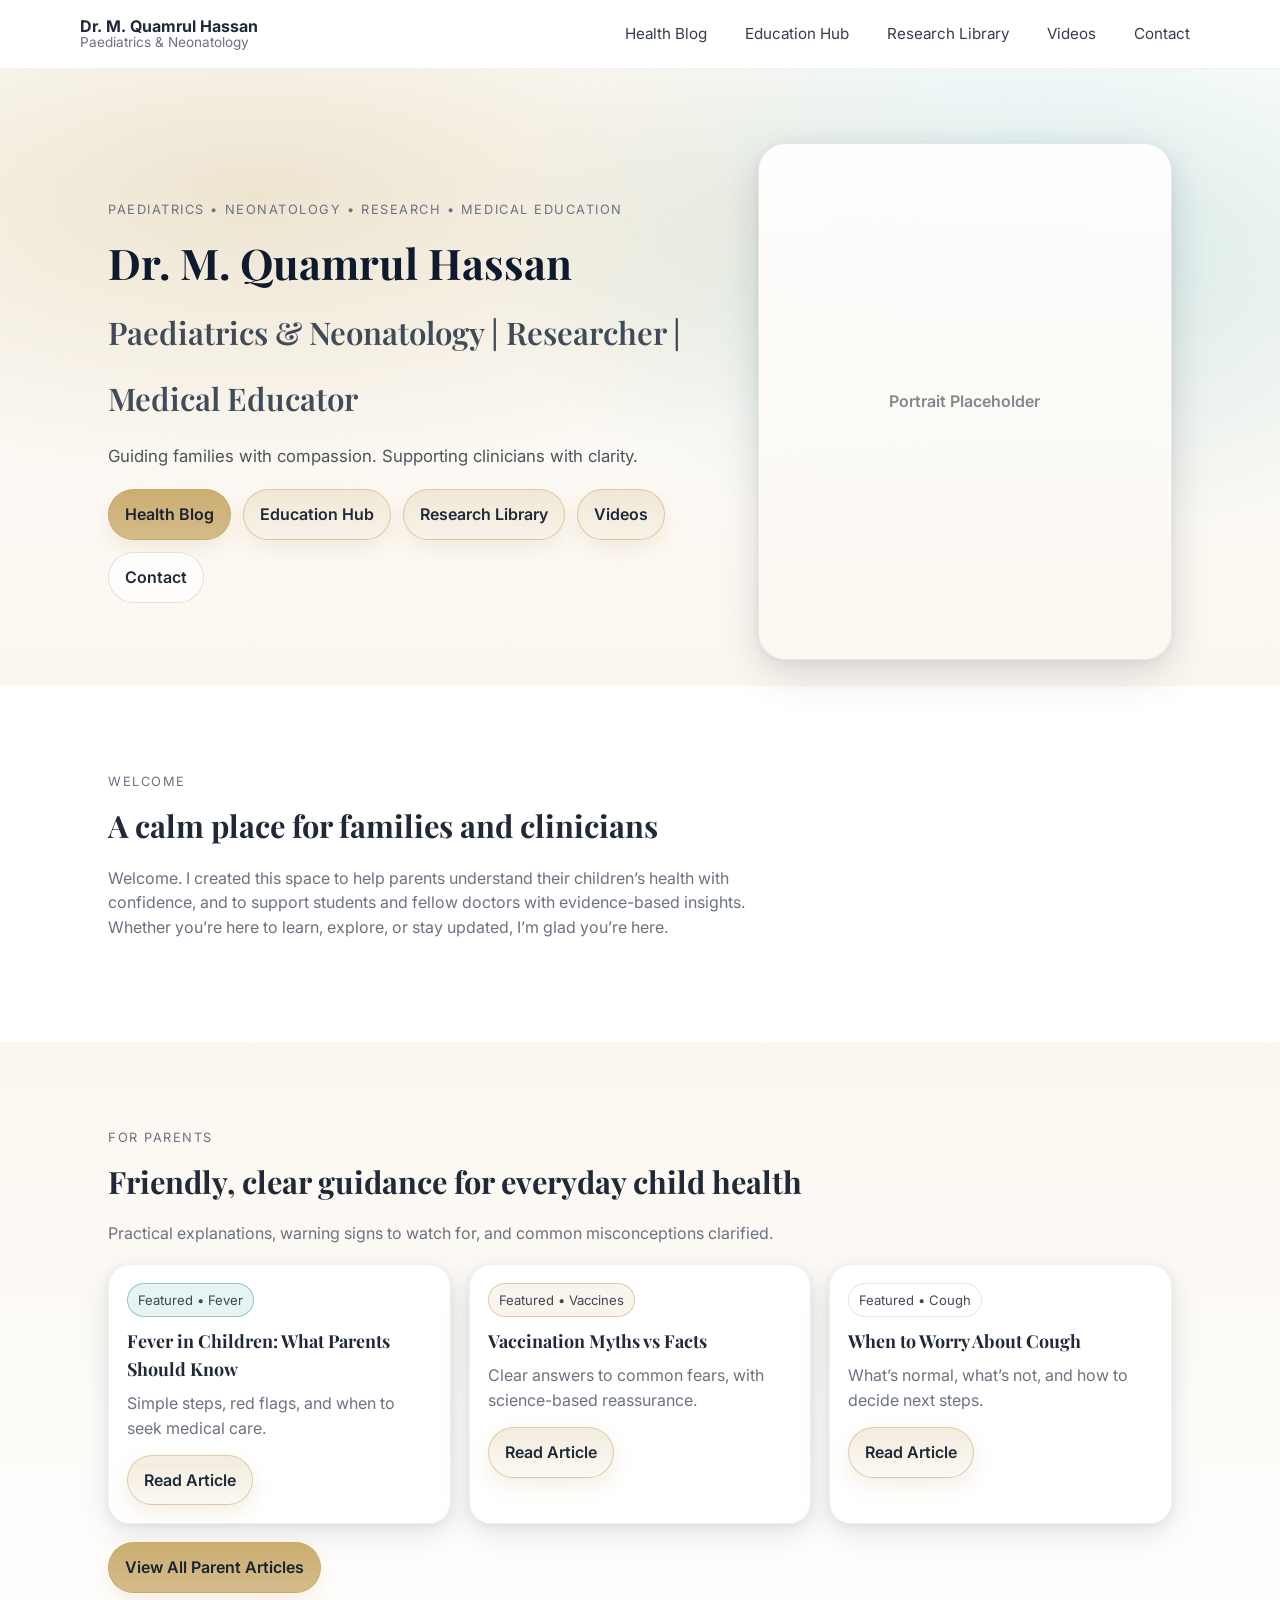
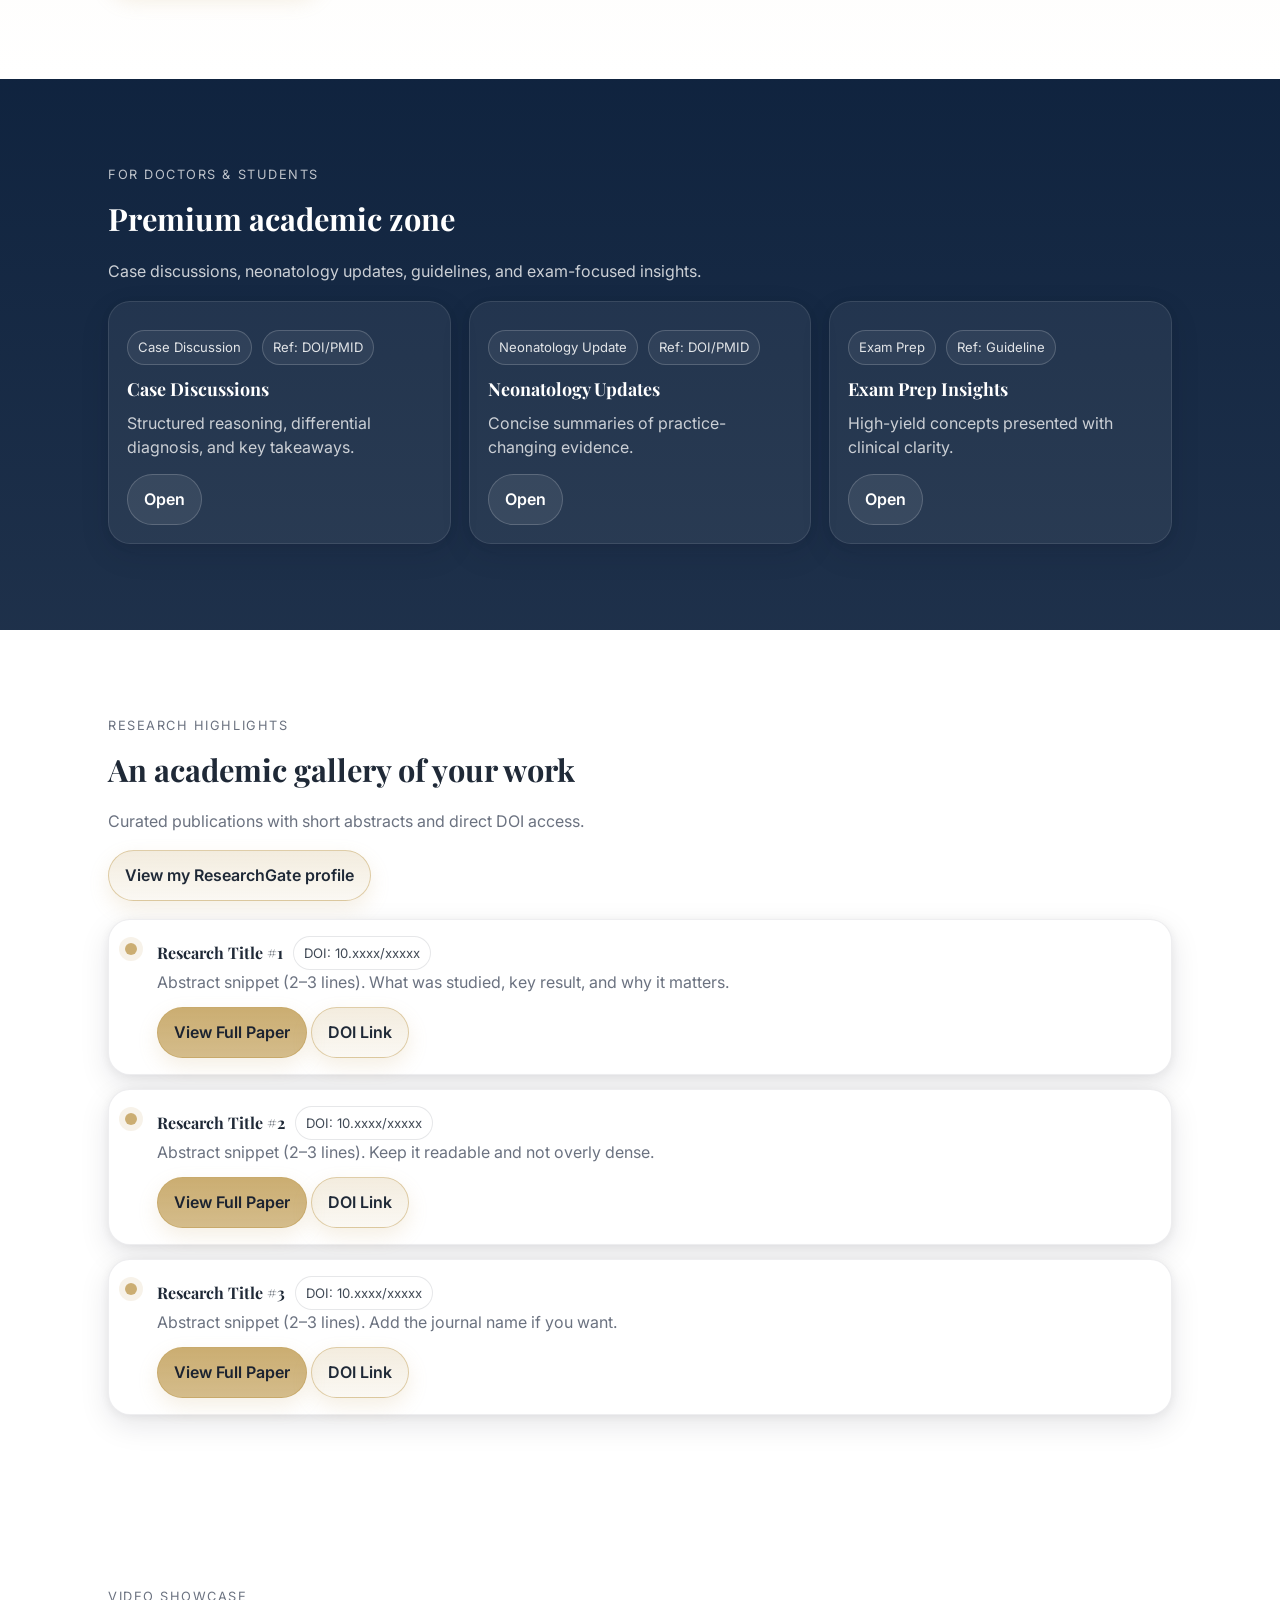
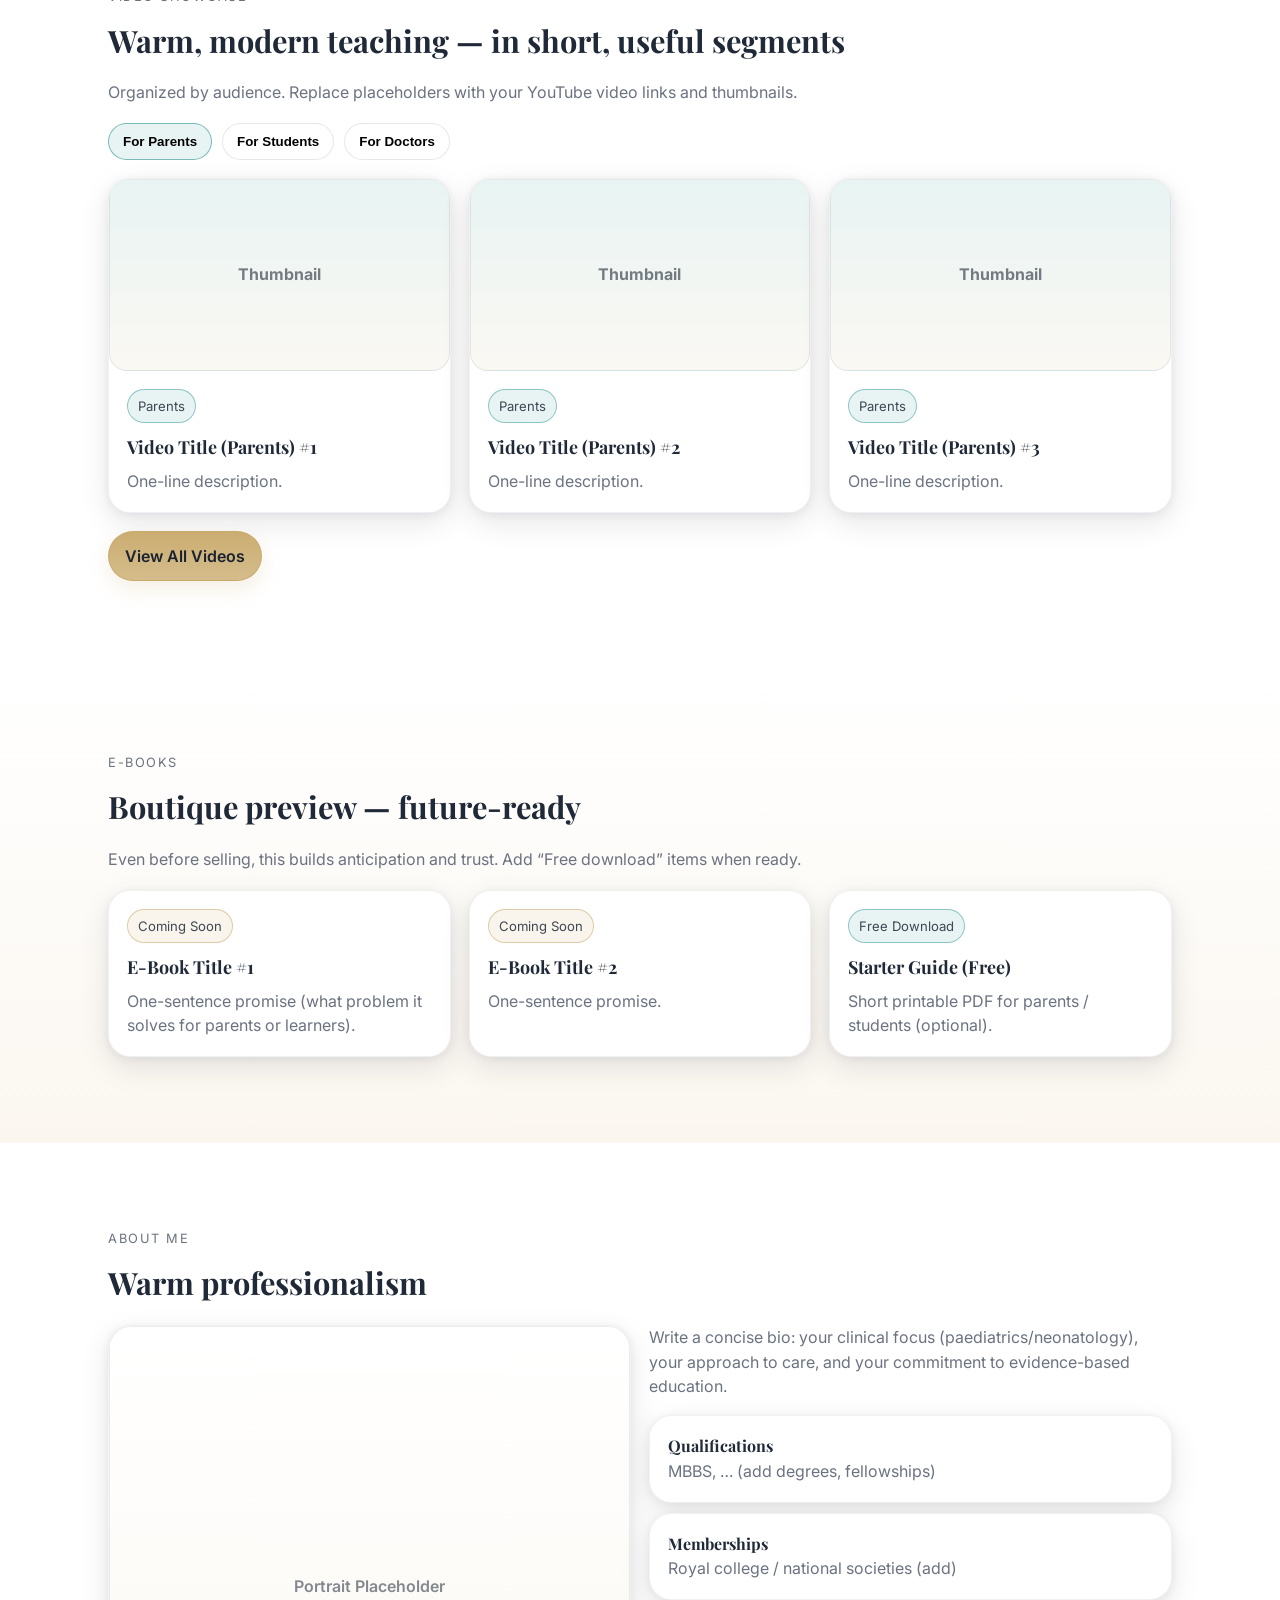
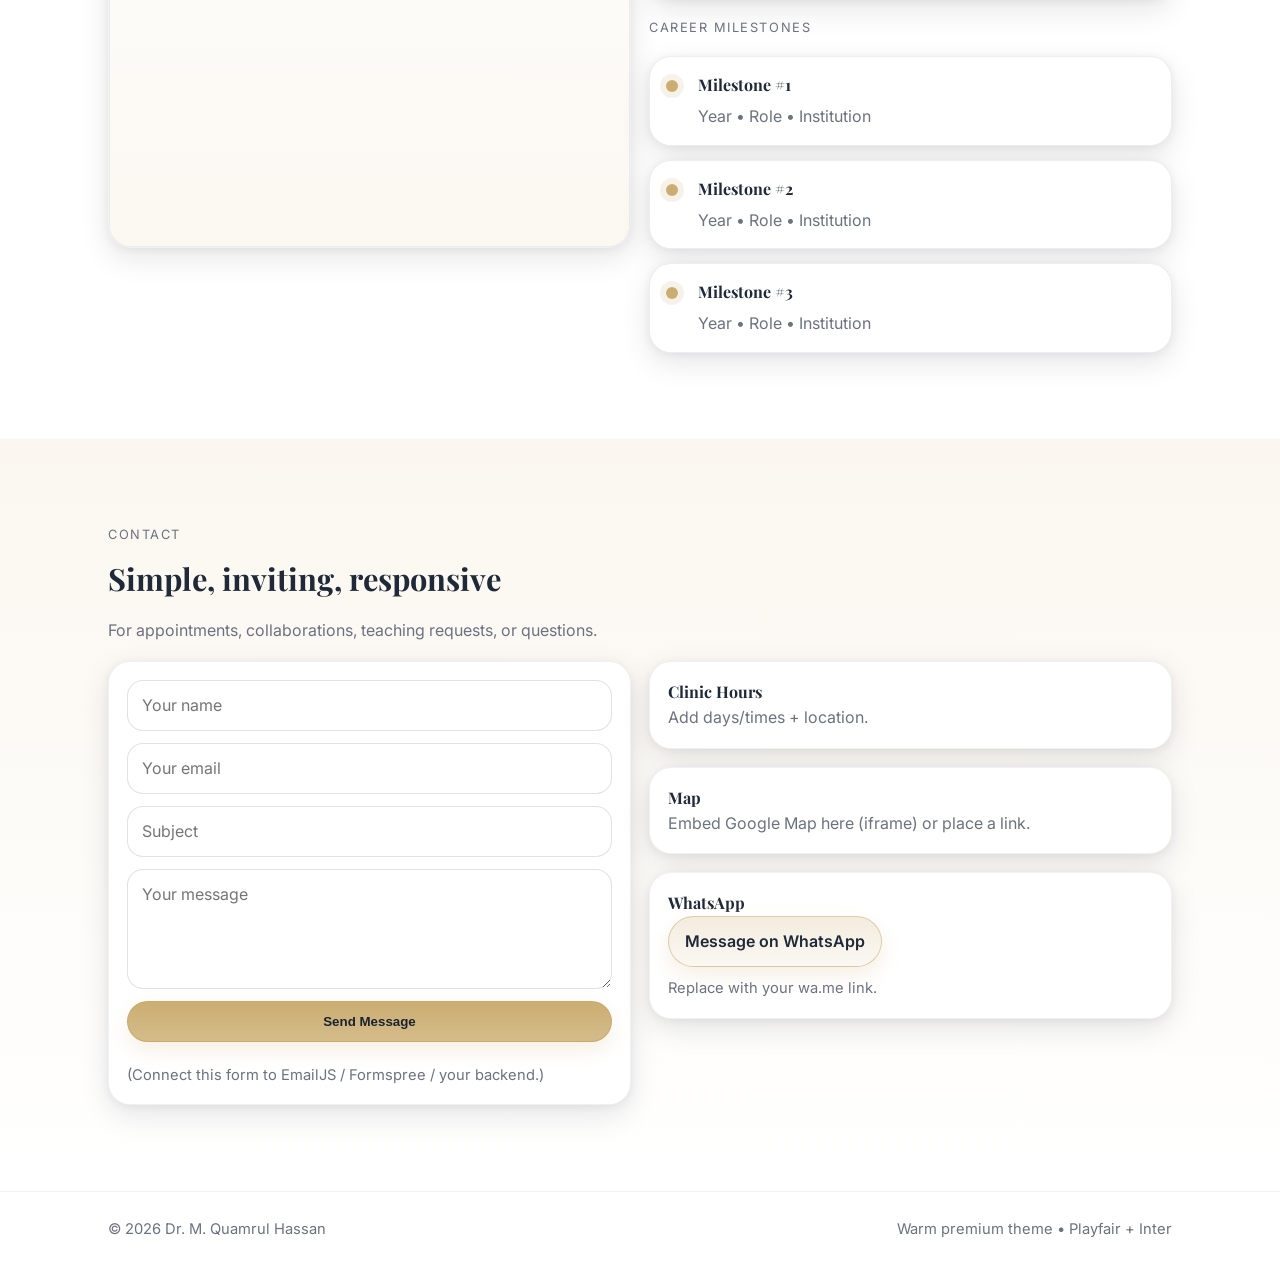
<file: Index.HTML>
<!doctype html>
<html lang="en">
<head>
  <meta charset="utf-8" />
  <meta name="viewport" content="width=device-width, initial-scale=1" />
  <title>Dr. M. Quamrul Hassan | Paediatrics & Neonatology</title>

  <!-- Fonts -->
  <link rel="preconnect" href="https://fonts.googleapis.com">
  <link rel="preconnect" href="https://fonts.gstatic.com" crossorigin>
  <link href="https://fonts.googleapis.com/css2?family=Playfair+Display:wght@500;600;700&family=Inter:wght@400;500;600&display=swap" rel="stylesheet">

  <style>
    :root{
      --navy:#0B1F3B;
      --gold:#C8A96A;
      --beige:#FBF7F0;
      --teal:#1E8E8A;
      --charcoal:#1F2937;
      --muted:#6B7280;

      --radius:22px;
      --shadow: 0 10px 30px rgba(15,23,42,.10), 0 2px 10px rgba(15,23,42,.06);
      --shadow2: 0 14px 40px rgba(15,23,42,.14), 0 2px 10px rgba(15,23,42,.06);

      --max: 1120px;
      --pad: 28px;
    }

    *{box-sizing:border-box}
    body{
      margin:0;
      font-family: Inter, system-ui, -apple-system, Segoe UI, Roboto, Arial, sans-serif;
      color: var(--charcoal);
      background: #fff;
      line-height:1.55;
    }
    a{color:inherit; text-decoration:none}
    img{max-width:100%; display:block}

    .container{max-width:var(--max); margin:0 auto; padding:0 var(--pad)}
    .section{padding:86px 0}
    .h-serif{font-family:"Playfair Display", serif}
    .kicker{letter-spacing:.12em; text-transform:uppercase; font-size:.8rem; color:var(--muted)}
    .title{font-size: clamp(1.6rem, 2.4vw, 2.2rem); margin:10px 0 10px}
    .sub{color:var(--muted); max-width:70ch}

    /* Top bar */
    .topbar{
      position: sticky; top:0; z-index:50;
      background: rgba(255,255,255,.78);
      backdrop-filter: blur(10px);
      border-bottom: 1px solid rgba(15,23,42,.06);
    }
    .nav{
      display:flex; align-items:center; justify-content:space-between;
      padding:14px 0;
      gap:14px;
    }
    .brand{
      display:flex; flex-direction:column; line-height:1.1;
    }
    .brand strong{font-weight:700}
    .brand span{font-size:.85rem; color:var(--muted)}
    .navlinks{display:flex; gap:18px; flex-wrap:wrap; justify-content:flex-end}
    .navlinks a{
      font-size:.95rem; color:rgba(31,41,55,.9);
      padding:8px 10px; border-radius:12px;
    }
    .navlinks a:hover{background: rgba(200,169,106,.14)}

    /* Buttons */
    .btn{
      display:inline-flex; align-items:center; justify-content:center;
      padding:12px 16px;
      border-radius: 999px;
      font-weight:600;
      border:1px solid rgba(200,169,106,.55);
      box-shadow: 0 8px 20px rgba(200,169,106,.18);
      transition: transform .18s ease, box-shadow .18s ease, background .18s ease;
      gap:10px;
      background: linear-gradient(180deg, rgba(200,169,106,.22), rgba(200,169,106,.08));
    }
    .btn:hover{transform: translateY(-1px); box-shadow: var(--shadow2)}
    .btn.primary{
      background: linear-gradient(180deg, rgba(200,169,106,.95), rgba(200,169,106,.78));
      border-color: rgba(200,169,106,.95);
      color: #1b2230;
    }
    .btn.ghost{
      border-color: rgba(15,23,42,.12);
      background: rgba(255,255,255,.7);
      box-shadow:none;
    }
    .btnRow{display:flex; flex-wrap:wrap; gap:12px; margin-top:20px}

    /* Cards */
    .grid{display:grid; gap:18px}
    .grid.three{grid-template-columns: repeat(3, minmax(0, 1fr))}
    .grid.two{grid-template-columns: repeat(2, minmax(0, 1fr))}
    @media (max-width: 900px){
      .grid.three, .grid.two{grid-template-columns:1fr}
      .section{padding:64px 0}
    }
    .card{
      border-radius: var(--radius);
      background: #fff;
      box-shadow: var(--shadow);
      border: 1px solid rgba(15,23,42,.06);
      overflow:hidden;
      transition: transform .18s ease, box-shadow .18s ease;
    }
    .card:hover{transform: translateY(-2px); box-shadow: var(--shadow2)}
    .card .p{padding:18px}
    .tag{
      display:inline-flex; align-items:center;
      font-size:.82rem; padding:6px 10px;
      border-radius:999px;
      border:1px solid rgba(15,23,42,.10);
      color: rgba(31,41,55,.85);
      background: rgba(255,255,255,.7);
      gap:8px;
    }
    .tag.gold{border-color: rgba(200,169,106,.55); background: rgba(200,169,106,.12)}
    .tag.teal{border-color: rgba(30,142,138,.45); background: rgba(30,142,138,.10)}
    .meta{display:flex; gap:10px; flex-wrap:wrap; margin:10px 0 0}
    .card h3{margin:10px 0 8px; font-size:1.12rem}
    .card p{margin:0; color:var(--muted)}
    .card .actions{margin-top:14px; display:flex; gap:10px; flex-wrap:wrap}

    /* Hero */
    .hero{
      background: radial-gradient(1200px 500px at 20% 20%, rgba(200,169,106,.30), transparent 60%),
                  radial-gradient(900px 500px at 80% 30%, rgba(30,142,138,.18), transparent 60%),
                  linear-gradient(180deg, #FFF, var(--beige));
      padding: 74px 0 26px;
    }
    .heroWrap{
      display:grid; grid-template-columns: 1.2fr .8fr; gap:28px; align-items:center;
    }
    @media (max-width: 900px){
      .heroWrap{grid-template-columns:1fr}
    }
    .hero h1{
      font-family:"Playfair Display", serif;
      font-size: clamp(2rem, 3.3vw, 3.1rem);
      margin:10px 0 10px;
      color: #0e1b2f;
    }
    .hero .lead{font-size:1.05rem; color: rgba(31,41,55,.80); max-width:70ch}
    .portrait{
      border-radius: 28px;
      overflow:hidden;
      border: 1px solid rgba(15,23,42,.08);
      box-shadow: var(--shadow2);
      background: rgba(255,255,255,.6);
    }
    .portrait .ph{
      aspect-ratio: 4/5;
      display:flex; align-items:center; justify-content:center;
      color: rgba(31,41,55,.55);
      font-weight:600;
      background: linear-gradient(180deg, rgba(255,255,255,.8), rgba(251,247,240,.9));
    }

    /* Section themes */
    .welcome{background:#fff}
    .parents{background: linear-gradient(180deg, var(--beige), #fff)}
    .academic{
      background: linear-gradient(180deg, rgba(11,31,59,.98), rgba(11,31,59,.92));
      color:#fff;
    }
    .academic .sub, .academic p{color: rgba(255,255,255,.78)}
    .academic .card{background: rgba(255,255,255,.06); border-color: rgba(255,255,255,.10)}
    .academic .card p{color: rgba(255,255,255,.76)}
    .academic .tag{border-color: rgba(255,255,255,.18); color: rgba(255,255,255,.86); background: rgba(255,255,255,.06)}
    .academic .btn.ghost{background: rgba(255,255,255,.08); border-color: rgba(255,255,255,.18); color:#fff}

    /* Research timeline */
    .timeline{display:grid; gap:14px; margin-top:18px}
    .titem{
      display:grid; grid-template-columns: 18px 1fr; gap:14px;
      padding:16px 16px;
      border-radius: var(--radius);
      border: 1px solid rgba(15,23,42,.07);
      box-shadow: var(--shadow);
      background:#fff;
    }
    .dot{
      width:12px; height:12px; border-radius:999px;
      margin-top:7px;
      background: rgba(200,169,106,.95);
      box-shadow: 0 0 0 6px rgba(200,169,106,.15);
    }
    .titem h4{margin:0 0 6px}
    .titem .row{display:flex; gap:10px; flex-wrap:wrap; align-items:center}
    .titem p{margin:0; color:var(--muted)}

    /* Videos */
    .tabs{display:flex; gap:10px; flex-wrap:wrap; margin:18px 0}
    .tab{
      cursor:pointer;
      padding:10px 14px; border-radius:999px;
      border:1px solid rgba(15,23,42,.10);
      background:#fff;
      font-weight:600;
    }
    .tab.active{border-color: rgba(30,142,138,.55); background: rgba(30,142,138,.10)}
    .slider{display:grid; grid-template-columns: repeat(3, minmax(0,1fr)); gap:18px}
    @media (max-width: 900px){ .slider{grid-template-columns:1fr} }
    .thumb{
      border-radius: 18px;
      overflow:hidden;
      border: 1px solid rgba(15,23,42,.08);
      background: linear-gradient(180deg, rgba(30,142,138,.10), rgba(200,169,106,.08));
      aspect-ratio: 16/9;
      display:flex; align-items:center; justify-content:center;
      color: rgba(31,41,55,.60);
      font-weight:700;
      transition: transform .18s ease, box-shadow .18s ease;
    }
    .vcard:hover .thumb{transform: scale(1.01); box-shadow: var(--shadow2)}

    /* Contact */
    .contact{background: linear-gradient(180deg, var(--beige), #fff)}
    form{display:grid; gap:12px}
    input, textarea{
      width:100%;
      padding:12px 14px;
      border-radius: 16px;
      border:1px solid rgba(15,23,42,.12);
      font: inherit;
      background:#fff;
      outline:none;
    }
    input:focus, textarea:focus{border-color: rgba(30,142,138,.55); box-shadow: 0 0 0 4px rgba(30,142,138,.12)}
    textarea{min-height:120px; resize:vertical}

    footer{
      padding:26px 0;
      border-top: 1px solid rgba(15,23,42,.06);
      color: var(--muted);
      font-size:.92rem;
    }
  </style>
</head>

<body>
  <!-- NAV -->
  <div class="topbar">
    <div class="container nav">
      <div class="brand">
        <strong>Dr. M. Quamrul Hassan</strong>
        <span>Paediatrics & Neonatology</span>
      </div>
      <div class="navlinks">
        <a href="#parents">Health Blog</a>
        <a href="#education">Education Hub</a>
        <a href="#research">Research Library</a>
        <a href="#videos">Videos</a>
        <a href="#contact">Contact</a>
      </div>
    </div>
  </div>

  <!-- HERO -->
  <header class="hero" id="top">
    <div class="container heroWrap">
      <div>
        <div class="kicker">Paediatrics • Neonatology • Research • Medical Education</div>
        <h1>Dr. M. Quamrul Hassan<br><span style="font-weight:600; font-size:.74em; color:rgba(14,27,47,.78)">Paediatrics & Neonatology | Researcher | Medical Educator</span></h1>
        <p class="lead">Guiding families with compassion. Supporting clinicians with clarity.</p>

        <div class="btnRow">
          <a class="btn primary" href="#parents">Health Blog</a>
          <a class="btn" href="#education">Education Hub</a>
          <a class="btn" href="#research">Research Library</a>
          <a class="btn" href="#videos">Videos</a>
          <a class="btn ghost" href="#contact">Contact</a>
        </div>
      </div>

      <div class="portrait" aria-label="Portrait">
        <!-- Replace this placeholder with your photo -->
        <div class="ph">Portrait Placeholder</div>
        <!-- Example:
          <img src="your-portrait.jpg" alt="Dr. M. Quamrul Hassan">
        -->
      </div>
    </div>
  </header>

  <!-- WELCOME -->
  <section class="section welcome" id="welcome">
    <div class="container">
      <div class="kicker">Welcome</div>
      <h2 class="title h-serif">A calm place for families and clinicians</h2>
      <p class="sub">
        Welcome. I created this space to help parents understand their children’s health with confidence,
        and to support students and fellow doctors with evidence-based insights. Whether you’re here to learn,
        explore, or stay updated, I’m glad you’re here.
      </p>
    </div>
  </section>

  <!-- FOR PARENTS -->
  <section class="section parents" id="parents">
    <div class="container">
      <div class="kicker">For Parents</div>
      <h2 class="title h-serif">Friendly, clear guidance for everyday child health</h2>
      <p class="sub">Practical explanations, warning signs to watch for, and common misconceptions clarified.</p>

      <div class="grid three" style="margin-top:18px">
        <article class="card">
          <div class="p">
            <span class="tag teal">Featured • Fever</span>
            <h3 class="h-serif">Fever in Children: What Parents Should Know</h3>
            <p>Simple steps, red flags, and when to seek medical care.</p>
            <div class="actions">
              <a class="btn" href="#">Read Article</a>
            </div>
          </div>
        </article>

        <article class="card">
          <div class="p">
            <span class="tag gold">Featured • Vaccines</span>
            <h3 class="h-serif">Vaccination Myths vs Facts</h3>
            <p>Clear answers to common fears, with science-based reassurance.</p>
            <div class="actions">
              <a class="btn" href="#">Read Article</a>
            </div>
          </div>
        </article>

        <article class="card">
          <div class="p">
            <span class="tag">Featured • Cough</span>
            <h3 class="h-serif">When to Worry About Cough</h3>
            <p>What’s normal, what’s not, and how to decide next steps.</p>
            <div class="actions">
              <a class="btn" href="#">Read Article</a>
            </div>
          </div>
        </article>
      </div>

      <div style="margin-top:18px">
        <a class="btn primary" href="#">View All Parent Articles</a>
      </div>
    </div>
  </section>

  <!-- FOR DOCTORS & STUDENTS -->
  <section class="section academic" id="education">
    <div class="container">
      <div class="kicker" style="color:rgba(255,255,255,.72)">For Doctors & Students</div>
      <h2 class="title h-serif">Premium academic zone</h2>
      <p class="sub">Case discussions, neonatology updates, guidelines, and exam-focused insights.</p>

      <div class="grid three" style="margin-top:18px">
        <article class="card">
          <div class="p">
            <div class="meta">
              <span class="tag">Case Discussion</span>
              <span class="tag">Ref: DOI/PMID</span>
            </div>
            <h3 class="h-serif">Case Discussions</h3>
            <p>Structured reasoning, differential diagnosis, and key takeaways.</p>
            <div class="actions">
              <a class="btn ghost" href="#">Open</a>
            </div>
          </div>
        </article>

        <article class="card">
          <div class="p">
            <div class="meta">
              <span class="tag">Neonatology Update</span>
              <span class="tag">Ref: DOI/PMID</span>
            </div>
            <h3 class="h-serif">Neonatology Updates</h3>
            <p>Concise summaries of practice-changing evidence.</p>
            <div class="actions">
              <a class="btn ghost" href="#">Open</a>
            </div>
          </div>
        </article>

        <article class="card">
          <div class="p">
            <div class="meta">
              <span class="tag">Exam Prep</span>
              <span class="tag">Ref: Guideline</span>
            </div>
            <h3 class="h-serif">Exam Prep Insights</h3>
            <p>High-yield concepts presented with clinical clarity.</p>
            <div class="actions">
              <a class="btn ghost" href="#">Open</a>
            </div>
          </div>
        </article>
      </div>
    </div>
  </section>

  <!-- RESEARCH -->
  <section class="section" id="research">
    <div class="container">
      <div class="kicker">Research Highlights</div>
      <h2 class="title h-serif">An academic gallery of your work</h2>
      <p class="sub">Curated publications with short abstracts and direct DOI access.</p>
<div style="margin-top:16px">
  <a class="btn" 
     href="https://www.researchgate.net/profile/M-Quamrul-Hassan-2/publications"
     target="_blank"
     rel="noopener noreferrer">
     View my ResearchGate profile
  </a>
</div>

      <div class="timeline">
        <div class="titem">
          <div class="dot"></div>
          <div>
            <div class="row">
              <h4 class="h-serif" style="margin:0">Research Title #1</h4>
              <span class="tag">DOI: 10.xxxx/xxxxx</span>
            </div>
            <p>Abstract snippet (2–3 lines). What was studied, key result, and why it matters.</p>
            <div class="actions" style="margin-top:12px">
              <a class="btn primary" href="#">View Full Paper</a>
              <a class="btn" href="#">DOI Link</a>
            </div>
          </div>
        </div>

        <div class="titem">
          <div class="dot"></div>
          <div>
            <div class="row">
              <h4 class="h-serif" style="margin:0">Research Title #2</h4>
              <span class="tag">DOI: 10.xxxx/xxxxx</span>
            </div>
            <p>Abstract snippet (2–3 lines). Keep it readable and not overly dense.</p>
            <div class="actions" style="margin-top:12px">
              <a class="btn primary" href="#">View Full Paper</a>
              <a class="btn" href="#">DOI Link</a>
            </div>
          </div>
        </div>

        <div class="titem">
          <div class="dot"></div>
          <div>
            <div class="row">
              <h4 class="h-serif" style="margin:0">Research Title #3</h4>
              <span class="tag">DOI: 10.xxxx/xxxxx</span>
            </div>
            <p>Abstract snippet (2–3 lines). Add the journal name if you want.</p>
            <div class="actions" style="margin-top:12px">
              <a class="btn primary" href="#">View Full Paper</a>
              <a class="btn" href="#">DOI Link</a>
            </div>
          </div>
        </div>
      </div>
    </div>
  </section>

  <!-- VIDEOS -->
  <section class="section" id="videos">
    <div class="container">
      <div class="kicker">Video Showcase</div>
      <h2 class="title h-serif">Warm, modern teaching — in short, useful segments</h2>
      <p class="sub">Organized by audience. Replace placeholders with your YouTube video links and thumbnails.</p>

      <div class="tabs" role="tablist" aria-label="Video categories">
        <button class="tab active" data-tab="parents">For Parents</button>
        <button class="tab" data-tab="students">For Students</button>
        <button class="tab" data-tab="doctors">For Doctors</button>
      </div>

      <div id="tab-parents" class="slider">
        <a class="card vcard" href="#">
          <div class="thumb">Thumbnail</div>
          <div class="p">
            <span class="tag teal">Parents</span>
            <h3 class="h-serif">Video Title (Parents) #1</h3>
            <p>One-line description.</p>
          </div>
        </a>
        <a class="card vcard" href="#">
          <div class="thumb">Thumbnail</div>
          <div class="p">
            <span class="tag teal">Parents</span>
            <h3 class="h-serif">Video Title (Parents) #2</h3>
            <p>One-line description.</p>
          </div>
        </a>
        <a class="card vcard" href="#">
          <div class="thumb">Thumbnail</div>
          <div class="p">
            <span class="tag teal">Parents</span>
            <h3 class="h-serif">Video Title (Parents) #3</h3>
            <p>One-line description.</p>
          </div>
        </a>
      </div>

      <div id="tab-students" class="slider" style="display:none">
        <a class="card vcard" href="#">
          <div class="thumb">Thumbnail</div>
          <div class="p">
            <span class="tag">Students</span>
            <h3 class="h-serif">Video Title (Students) #1</h3>
            <p>One-line description.</p>
          </div>
        </a>
        <a class="card vcard" href="#">
          <div class="thumb">Thumbnail</div>
          <div class="p">
            <span class="tag">Students</span>
            <h3 class="h-serif">Video Title (Students) #2</h3>
            <p>One-line description.</p>
          </div>
        </a>
        <a class="card vcard" href="#">
          <div class="thumb">Thumbnail</div>
          <div class="p">
            <span class="tag">Students</span>
            <h3 class="h-serif">Video Title (Students) #3</h3>
            <p>One-line description.</p>
          </div>
        </a>
      </div>

      <div id="tab-doctors" class="slider" style="display:none">
        <a class="card vcard" href="#">
          <div class="thumb">Thumbnail</div>
          <div class="p">
            <span class="tag gold">Doctors</span>
            <h3 class="h-serif">Video Title (Doctors) #1</h3>
            <p>One-line description.</p>
          </div>
        </a>
        <a class="card vcard" href="#">
          <div class="thumb">Thumbnail</div>
          <div class="p">
            <span class="tag gold">Doctors</span>
            <h3 class="h-serif">Video Title (Doctors) #2</h3>
            <p>One-line description.</p>
          </div>
        </a>
        <a class="card vcard" href="#">
          <div class="thumb">Thumbnail</div>
          <div class="p">
            <span class="tag gold">Doctors</span>
            <h3 class="h-serif">Video Title (Doctors) #3</h3>
            <p>One-line description.</p>
          </div>
        </a>
      </div>

      <div style="margin-top:18px">
        <a class="btn primary" href="#">View All Videos</a>
      </div>
    </div>
  </section>

  <!-- EBOOK -->
  <section class="section" id="ebooks" style="background:linear-gradient(180deg,#fff,var(--beige))">
    <div class="container">
      <div class="kicker">E-Books</div>
      <h2 class="title h-serif">Boutique preview — future-ready</h2>
      <p class="sub">Even before selling, this builds anticipation and trust. Add “Free download” items when ready.</p>

      <div class="grid three" style="margin-top:18px">
        <div class="card">
          <div class="p">
            <span class="tag gold">Coming Soon</span>
            <h3 class="h-serif">E-Book Title #1</h3>
            <p>One-sentence promise (what problem it solves for parents or learners).</p>
          </div>
        </div>
        <div class="card">
          <div class="p">
            <span class="tag gold">Coming Soon</span>
            <h3 class="h-serif">E-Book Title #2</h3>
            <p>One-sentence promise.</p>
          </div>
        </div>
        <div class="card">
          <div class="p">
            <span class="tag teal">Free Download</span>
            <h3 class="h-serif">Starter Guide (Free)</h3>
            <p>Short printable PDF for parents / students (optional).</p>
          </div>
        </div>
      </div>
    </div>
  </section>

  <!-- ABOUT -->
  <section class="section" id="about">
    <div class="container">
      <div class="kicker">About Me</div>
      <h2 class="title h-serif">Warm professionalism</h2>

      <div class="grid two" style="margin-top:18px; align-items:start">
        <div class="card">
          <div class="portrait" style="border-radius:var(--radius)">
            <div class="ph" style="aspect-ratio: 4/4">Portrait Placeholder</div>
          </div>
        </div>

        <div>
          <p class="sub" style="margin-top:0">
            Write a concise bio: your clinical focus (paediatrics/neonatology), your approach to care,
            and your commitment to evidence-based education.
          </p>
          <div class="grid" style="gap:10px; margin-top:14px">
            <div class="card"><div class="p">
              <strong class="h-serif">Qualifications</strong><br>
              <span class="sub">MBBS, … (add degrees, fellowships)</span>
            </div></div>
            <div class="card"><div class="p">
              <strong class="h-serif">Memberships</strong><br>
              <span class="sub">Royal college / national societies (add)</span>
            </div></div>
          </div>

          <div style="margin-top:18px">
            <div class="kicker">Career Milestones</div>
            <div class="timeline">
              <div class="titem"><div class="dot"></div><div><h4 class="h-serif" style="margin:0 0 6px">Milestone #1</h4><p>Year • Role • Institution</p></div></div>
              <div class="titem"><div class="dot"></div><div><h4 class="h-serif" style="margin:0 0 6px">Milestone #2</h4><p>Year • Role • Institution</p></div></div>
              <div class="titem"><div class="dot"></div><div><h4 class="h-serif" style="margin:0 0 6px">Milestone #3</h4><p>Year • Role • Institution</p></div></div>
            </div>
          </div>
        </div>
      </div>
    </div>
  </section>

  <!-- CONTACT -->
  <section class="section contact" id="contact">
    <div class="container">
      <div class="kicker">Contact</div>
      <h2 class="title h-serif">Simple, inviting, responsive</h2>
      <p class="sub">For appointments, collaborations, teaching requests, or questions.</p>

      <div class="grid two" style="margin-top:18px; align-items:start">
        <div class="card">
          <div class="p">
            <form>
              <input type="text" name="name" placeholder="Your name" required>
              <input type="email" name="email" placeholder="Your email" required>
              <input type="text" name="subject" placeholder="Subject">
              <textarea name="message" placeholder="Your message" required></textarea>
              <button class="btn primary" type="submit">Send Message</button>
              <p style="margin:10px 0 0; color:var(--muted); font-size:.92rem">
                (Connect this form to EmailJS / Formspree / your backend.)
              </p>
            </form>
          </div>
        </div>

        <div class="grid" style="gap:18px">
          <div class="card"><div class="p">
            <strong class="h-serif">Clinic Hours</strong><br>
            <span class="sub">Add days/times + location.</span>
          </div></div>

          <div class="card"><div class="p">
            <strong class="h-serif">Map</strong><br>
            <span class="sub">Embed Google Map here (iframe) or place a link.</span>
          </div></div>

          <div class="card"><div class="p">
            <strong class="h-serif">WhatsApp</strong><br>
            <a class="btn" href="#" aria-label="WhatsApp link">Message on WhatsApp</a>
            <p style="margin:10px 0 0; color:var(--muted); font-size:.92rem">Replace with your wa.me link.</p>
          </div></div>
        </div>
      </div>
    </div>
  </section>

  <footer>
    <div class="container" style="display:flex; justify-content:space-between; gap:12px; flex-wrap:wrap">
      <div>© <span id="year"></span> Dr. M. Quamrul Hassan</div>
      <div>Warm premium theme • Playfair + Inter</div>
    </div>
  </footer>

  <script>
    // Year
    document.getElementById('year').textContent = new Date().getFullYear();

    // Video tabs
    const tabs = document.querySelectorAll('.tab');
    const panels = {
      parents: document.getElementById('tab-parents'),
      students: document.getElementById('tab-students'),
      doctors: document.getElementById('tab-doctors')
    };

    tabs.forEach(btn => {
      btn.addEventListener('click', () => {
        tabs.forEach(t => t.classList.remove('active'));
        btn.classList.add('active');

        Object.values(panels).forEach(p => p.style.display = 'none');
        panels[btn.dataset.tab].style.display = 'grid';
      });
    });
  </script>
</body>
</html>
</file>
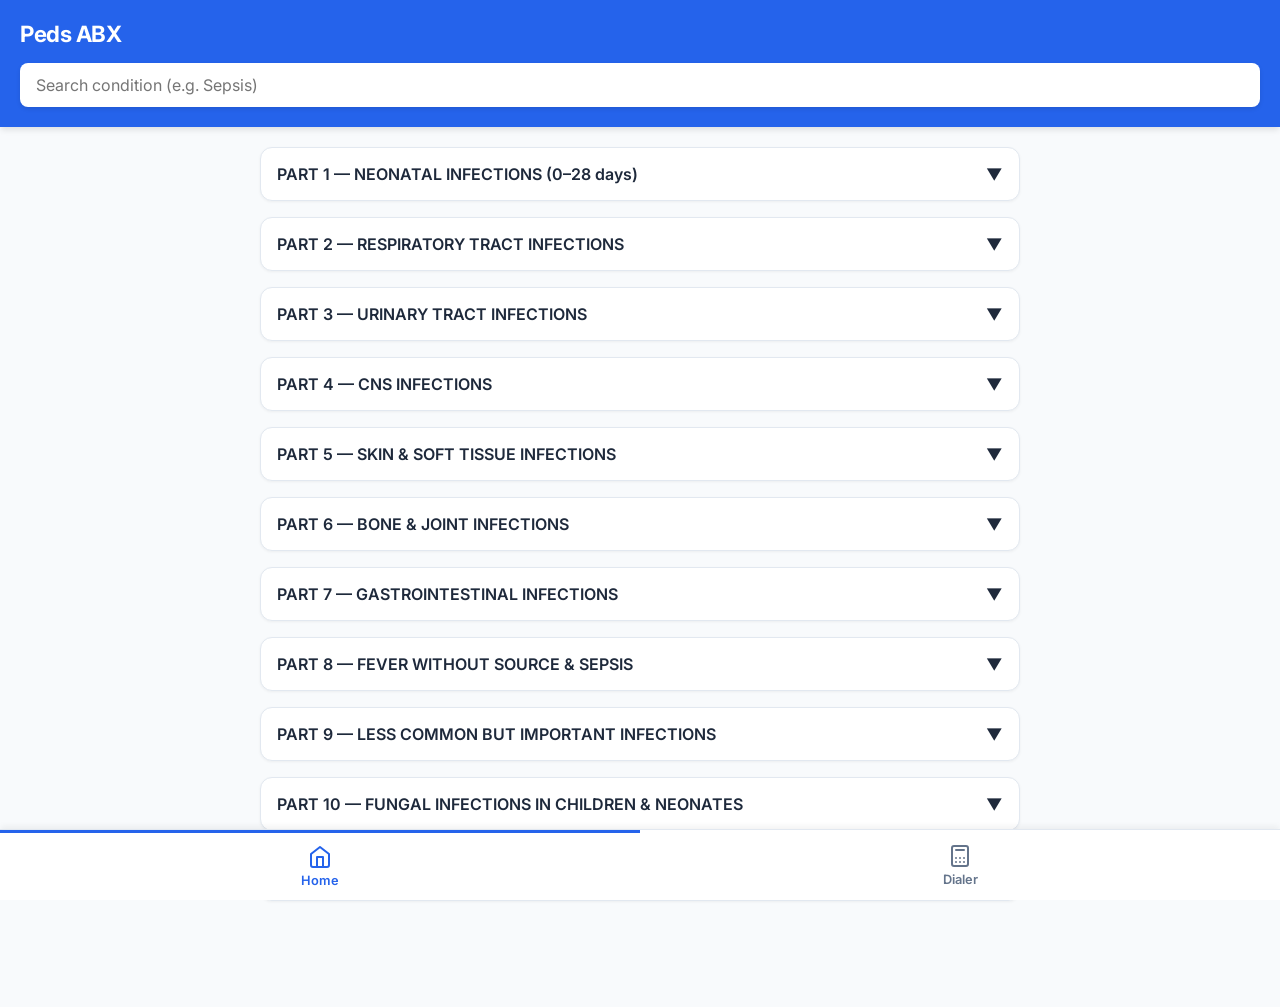
<file: abx-app/index.html>
<!DOCTYPE html>
<html lang="en">
<head>
  <meta charset="UTF-8">
  <meta name="viewport" content="width=device-width, initial-scale=1.0, maximum-scale=1.0, user-scalable=no">
  <title>Peds ABX</title>
  <link rel="manifest" href="manifest.json">
  <link rel="stylesheet" href="style.css">
  <link href="https://fonts.googleapis.com/css2?family=Inter:wght@400;500;600;700&display=swap" rel="stylesheet">
  <meta name="theme-color" content="#2563eb">
</head>
<body>
  <header>
    <div class="logo">Peds ABX</div>
    <input type="text" id="search-bar" placeholder="Search condition (e.g. Sepsis)">
  </header>
  <main id="app-content">
    <!-- Populated by JS -->
  </main>
  
  <nav class="bottom-nav">
    <button class="nav-btn active" onclick="loadHome()">
      <svg width="24" height="24" viewBox="0 0 24 24" fill="none" stroke="currentColor" stroke-width="2" stroke-linecap="round" stroke-linejoin="round" style="display:block;margin:0 auto 4px;"><path d="M3 9l9-7 9 7v11a2 2 0 0 1-2 2H5a2 2 0 0 1-2-2z"></path><polyline points="9 22 9 12 15 12 15 22"></polyline></svg>
      Home
    </button>
    <button class="nav-btn" onclick="openCalculator()">
      <svg width="24" height="24" viewBox="0 0 24 24" fill="none" stroke="currentColor" stroke-width="2" stroke-linecap="round" stroke-linejoin="round" style="display:block;margin:0 auto 4px;"><rect x="4" y="2" width="16" height="20" rx="2" ry="2"></rect><line x1="8" y1="6" x2="16" y2="6"></line><line x1="16" y1="14" x2="16" y2="14"></line><line x1="16" y1="18" x2="16" y2="18"></line><line x1="12" y1="14" x2="12" y2="14"></line><line x1="12" y1="18" x2="12" y2="18"></line><line x1="8" y1="14" x2="8" y2="14"></line><line x1="8" y1="18" x2="8" y2="18"></line></svg>
      Dialer
    </button>
  </nav>

  <script src="data.js"></script>
  <script src="app.js"></script>
  <script>
    if ('serviceWorker' in navigator) {
      navigator.serviceWorker.register('sw.js');
    }
  </script>
</body>
</html>
</file>
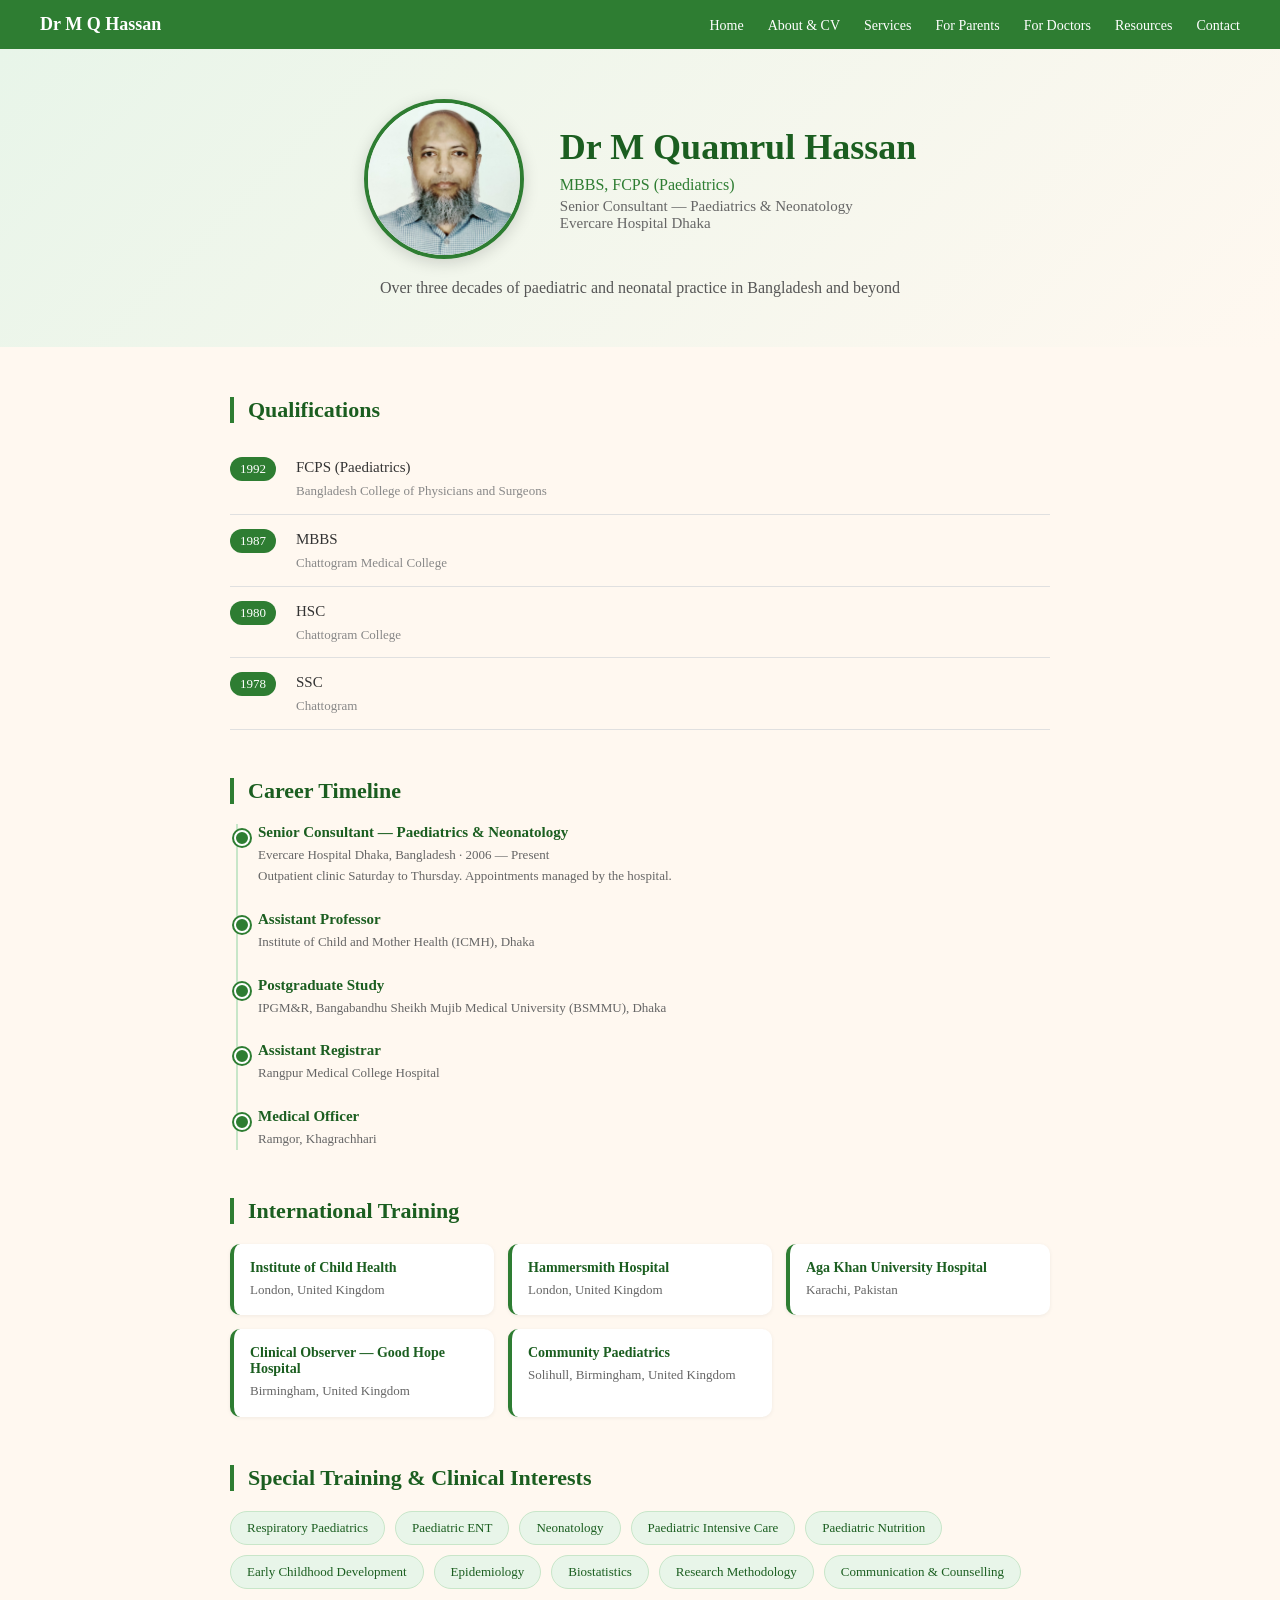
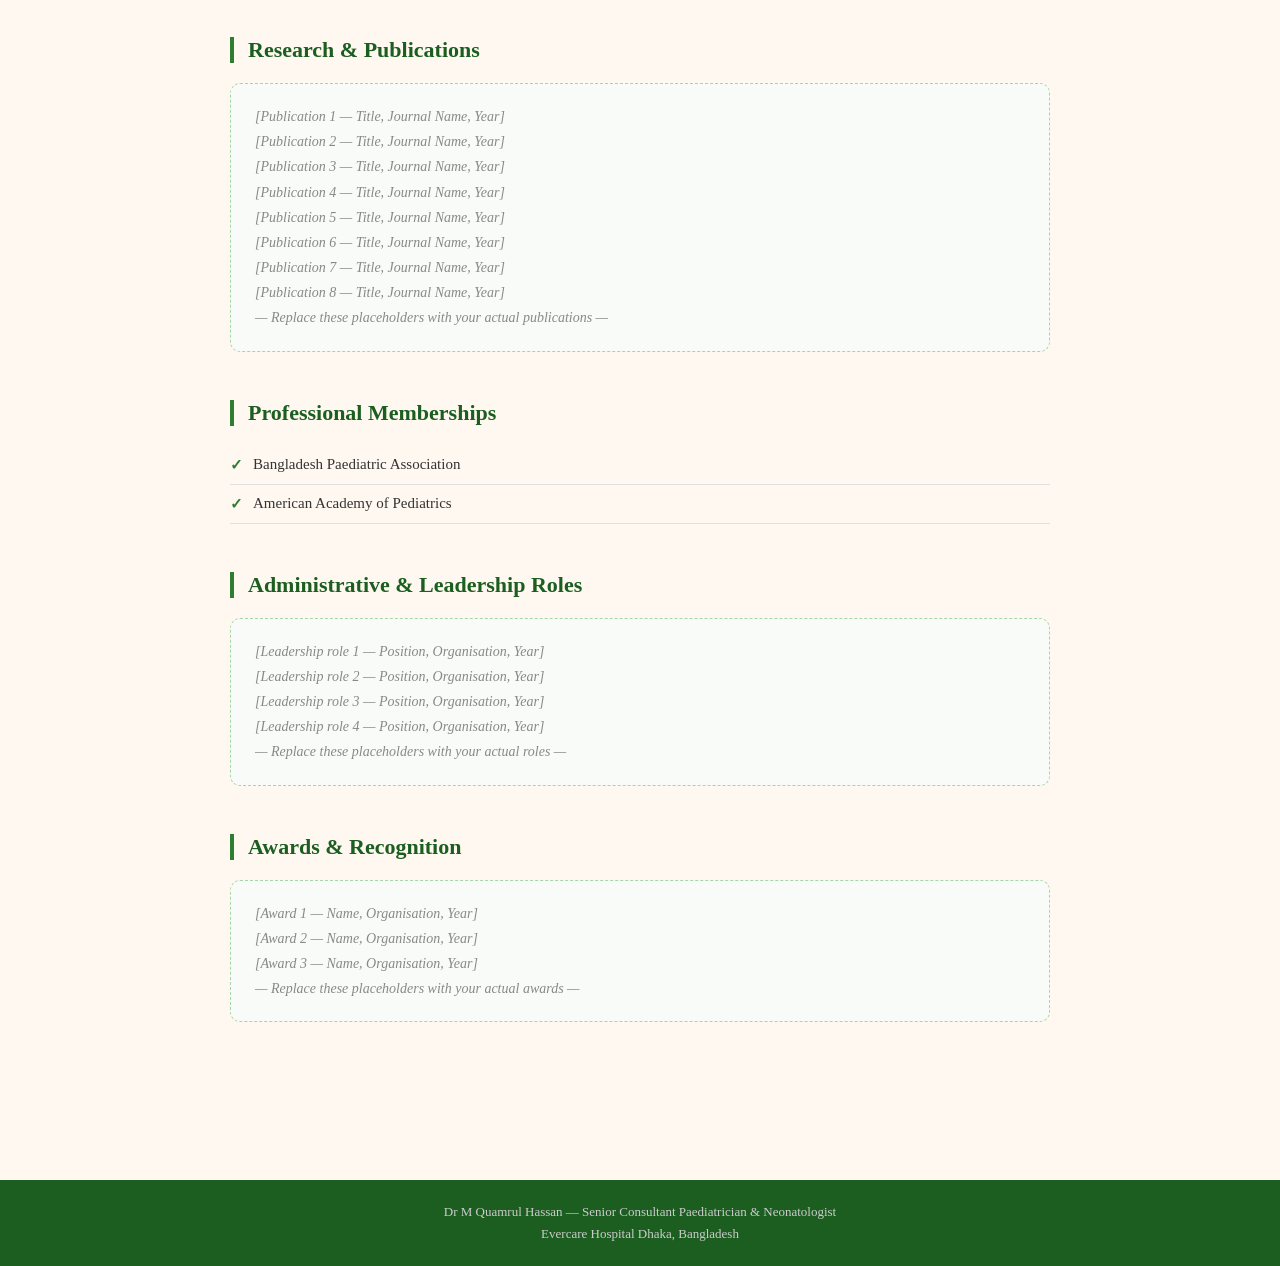
<file: about.html>
<!DOCTYPE html>
<html lang="en">
<head>
  <meta charset="UTF-8">
  <meta name="viewport" content="width=device-width, initial-scale=1.0">
  <title>About & CV — Dr M Quamrul Hassan</title>
  <style>
    * { margin: 0; padding: 0; box-sizing: border-box; }
    body { font-family: Georgia, serif; background: #FFF8F0; color: #333; }
    nav {
      background: #2E7D32; padding: 14px 40px;
      display: flex; justify-content: space-between; align-items: center;
    }
    nav .logo { color: white; font-size: 18px; font-weight: bold; }
    nav ul { list-style: none; display: flex; gap: 24px; }
    nav ul li a { color: white; text-decoration: none; font-size: 14px; }
    nav ul li a:hover { text-decoration: underline; }

    .page-hero {
      background: linear-gradient(135deg, #E8F5E9, #FFF8F0);
      padding: 50px 40px; text-align: center;
    }
    .page-hero h1 { font-size: 36px; color: #1B5E20; margin-bottom: 8px; }
    .page-hero p { font-size: 16px; color: #666; }

    .content { max-width: 900px; margin: 0 auto; padding: 50px 40px; }

    .section { margin-bottom: 48px; }
    .section h2 {
      font-size: 22px; color: #1B5E20;
      border-left: 4px solid #2E7D32;
      padding-left: 14px; margin-bottom: 20px;
    }

    /* Qualifications */
    .qual-list { list-style: none; }
    .qual-list li {
      display: flex; gap: 20px; align-items: flex-start;
      padding: 12px 0; border-bottom: 0.5px solid #E0E0E0;
    }
    .qual-year {
      font-size: 13px; color: white; background: #2E7D32;
      padding: 4px 10px; border-radius: 20px;
      white-space: nowrap; flex-shrink: 0; margin-top: 2px;
    }
    .qual-text { font-size: 15px; color: #333; line-height: 1.6; }
    .qual-text span { display: block; font-size: 13px; color: #888; margin-top: 2px; }

    /* Timeline */
    .timeline { position: relative; padding-left: 28px; }
    .timeline::before {
      content: ''; position: absolute; left: 6px; top: 0; bottom: 0;
      width: 2px; background: #C8E6C9;
    }
    .timeline-item { position: relative; margin-bottom: 24px; }
    .timeline-item::before {
      content: ''; position: absolute; left: -24px; top: 6px;
      width: 12px; height: 12px; border-radius: 50%;
      background: #2E7D32; border: 2px solid white;
      box-shadow: 0 0 0 2px #2E7D32;
    }
    .timeline-item h4 { font-size: 15px; color: #1B5E20; margin-bottom: 4px; }
    .timeline-item p { font-size: 13px; color: #666; line-height: 1.6; }

    /* Training grid */
    .training-grid {
      display: grid; grid-template-columns: repeat(auto-fill, minmax(260px, 1fr));
      gap: 14px;
    }
    .training-card {
      background: white; border-radius: 10px; padding: 16px;
      border-left: 4px solid #2E7D32;
      box-shadow: 0 1px 4px rgba(0,0,0,0.06);
    }
    .training-card h4 { font-size: 14px; color: #1B5E20; margin-bottom: 4px; }
    .training-card p { font-size: 13px; color: #666; line-height: 1.5; }

    /* Interests pills */
    .pills { display: flex; flex-wrap: wrap; gap: 10px; }
    .pill {
      background: #E8F5E9; color: #1B5E20;
      padding: 8px 16px; border-radius: 20px;
      font-size: 13px; border: 1px solid #C8E6C9;
    }

    /* Publications placeholder */
    .placeholder {
      background: #F9FBF9; border: 1px dashed #A5D6A7;
      border-radius: 10px; padding: 20px 24px;
      color: #888; font-size: 14px; line-height: 1.8;
      font-style: italic;
    }

    /* Memberships */
    .membership-list { list-style: none; }
    .membership-list li {
      padding: 10px 0; border-bottom: 0.5px solid #E0E0E0;
      font-size: 15px; color: #333; display: flex; gap: 10px;
    }
    .membership-list li::before { content: '✓'; color: #2E7D32; font-weight: bold; }

    footer {
      background: #1B5E20; color: #ccc;
      text-align: center; padding: 24px; font-size: 13px; margin-top: 60px;
    }
  </style>
</head>
<body>

  <nav>
    <div class="logo">Dr M Q Hassan</div>
    <ul>
      <li><a href="index.html">Home</a></li>
      <li><a href="about.html">About & CV</a></li>
      <li><a href="services.html">Services</a></li>
      <li><a href="parents.html">For Parents</a></li>
      <li><a href="doctors.html">For Doctors</a></li>
      <li><a href="resources.html">Resources</a></li>
      <li><a href="contact.html">Contact</a></li>
    </ul>
  </nav>

  <div class="page-hero">
    <div style="display:flex; align-items:center; justify-content:center; gap:36px; flex-wrap:wrap;">
      <img src="images/dr-hassan.jpg"
        alt="Dr M Quamrul Hassan"
        style="width:160px; height:160px; object-fit:cover;
        border-radius:50%; border:4px solid #2E7D32;
        box-shadow: 0 4px 16px rgba(0,0,0,0.15);">
      <div style="text-align:left;">
        <h1 style="font-size:36px; color:#1B5E20; margin-bottom:8px;">
          Dr M Quamrul Hassan
        </h1>
        <p style="font-size:16px; color:#2E7D32; margin-bottom:4px;">
          MBBS, FCPS (Paediatrics)
        </p>
        <p style="font-size:15px; color:#666;">
          Senior Consultant — Paediatrics & Neonatology<br>
          Evercare Hospital Dhaka
        </p>
      </div>
    </div>
    <p style="margin-top:20px; font-size:16px; color:#555;">
      Over three decades of paediatric and neonatal practice in Bangladesh and beyond
    </p>
  </div>
 

  <div class="content">

    <!-- Qualifications -->
    <div class="section">
      <h2>Qualifications</h2>
      <ul class="qual-list">
        <li>
          <span class="qual-year">1992</span>
          <div class="qual-text">FCPS (Paediatrics)
            <span>Bangladesh College of Physicians and Surgeons</span>
          </div>
        </li>
        <li>
          <span class="qual-year">1987</span>
          <div class="qual-text">MBBS
            <span>Chattogram Medical College</span>
          </div>
        </li>
        <li>
          <span class="qual-year">1980</span>
          <div class="qual-text">HSC
            <span>Chattogram College</span>
          </div>
        </li>
        <li>
          <span class="qual-year">1978</span>
          <div class="qual-text">SSC
            <span>Chattogram</span>
          </div>
        </li>
      </ul>
    </div>

    <!-- Career Timeline -->
    <div class="section">
      <h2>Career Timeline</h2>
      <div class="timeline">
        <div class="timeline-item">
          <h4>Senior Consultant — Paediatrics & Neonatology</h4>
          <p>Evercare Hospital Dhaka, Bangladesh · 2006 — Present<br>
          Outpatient clinic Saturday to Thursday. Appointments managed by the hospital.</p>
        </div>
        <div class="timeline-item">
          <h4>Assistant Professor</h4>
          <p>Institute of Child and Mother Health (ICMH), Dhaka</p>
        </div>
        <div class="timeline-item">
          <h4>Postgraduate Study</h4>
          <p>IPGM&R, Bangabandhu Sheikh Mujib Medical University (BSMMU), Dhaka</p>
        </div>
        <div class="timeline-item">
          <h4>Assistant Registrar</h4>
          <p>Rangpur Medical College Hospital</p>
        </div>
        <div class="timeline-item">
          <h4>Medical Officer</h4>
          <p>Ramgor, Khagrachhari</p>
        </div>
      </div>
    </div>

    <!-- International Training -->
    <div class="section">
      <h2>International Training</h2>
      <div class="training-grid">
        <div class="training-card">
          <h4>Institute of Child Health</h4>
          <p>London, United Kingdom</p>
        </div>
        <div class="training-card">
          <h4>Hammersmith Hospital</h4>
          <p>London, United Kingdom</p>
        </div>
        <div class="training-card">
          <h4>Aga Khan University Hospital</h4>
          <p>Karachi, Pakistan</p>
        </div>
        <div class="training-card">
          <h4>Clinical Observer — Good Hope Hospital</h4>
          <p>Birmingham, United Kingdom</p>
        </div>
        <div class="training-card">
          <h4>Community Paediatrics</h4>
          <p>Solihull, Birmingham, United Kingdom</p>
        </div>
      </div>
    </div>

    <!-- Special Interests -->
    <div class="section">
      <h2>Special Training & Clinical Interests</h2>
      <div class="pills">
        <span class="pill">Respiratory Paediatrics</span>
        <span class="pill">Paediatric ENT</span>
        <span class="pill">Neonatology</span>
        <span class="pill">Paediatric Intensive Care</span>
        <span class="pill">Paediatric Nutrition</span>
        <span class="pill">Early Childhood Development</span>
        <span class="pill">Epidemiology</span>
        <span class="pill">Biostatistics</span>
        <span class="pill">Research Methodology</span>
        <span class="pill">Communication & Counselling</span>
      </div>
    </div>

    <!-- Research & Publications -->
    <div class="section">
      <h2>Research & Publications</h2>
      <div class="placeholder">
        [Publication 1 — Title, Journal Name, Year]<br>
        [Publication 2 — Title, Journal Name, Year]<br>
        [Publication 3 — Title, Journal Name, Year]<br>
        [Publication 4 — Title, Journal Name, Year]<br>
        [Publication 5 — Title, Journal Name, Year]<br>
        [Publication 6 — Title, Journal Name, Year]<br>
        [Publication 7 — Title, Journal Name, Year]<br>
        [Publication 8 — Title, Journal Name, Year]<br>
        — Replace these placeholders with your actual publications —
      </div>
    </div>

    <!-- Memberships -->
    <div class="section">
      <h2>Professional Memberships</h2>
      <ul class="membership-list">
        <li>Bangladesh Paediatric Association</li>
        <li>American Academy of Pediatrics</li>
      </ul>
    </div>

    <!-- Administrative Roles -->
    <div class="section">
      <h2>Administrative & Leadership Roles</h2>
      <div class="placeholder">
        [Leadership role 1 — Position, Organisation, Year]<br>
        [Leadership role 2 — Position, Organisation, Year]<br>
        [Leadership role 3 — Position, Organisation, Year]<br>
        [Leadership role 4 — Position, Organisation, Year]<br>
        — Replace these placeholders with your actual roles —
      </div>
    </div>

    <!-- Awards -->
    <div class="section">
      <h2>Awards & Recognition</h2>
      <div class="placeholder">
        [Award 1 — Name, Organisation, Year]<br>
        [Award 2 — Name, Organisation, Year]<br>
        [Award 3 — Name, Organisation, Year]<br>
        — Replace these placeholders with your actual awards —
      </div>
    </div>

  </div>

  <footer>
    <p>Dr M Quamrul Hassan — Senior Consultant Paediatrician & Neonatologist</p>
    <p style="margin-top:6px;">Evercare Hospital Dhaka, Bangladesh</p>
  </footer>

</body>
</html>
</file>
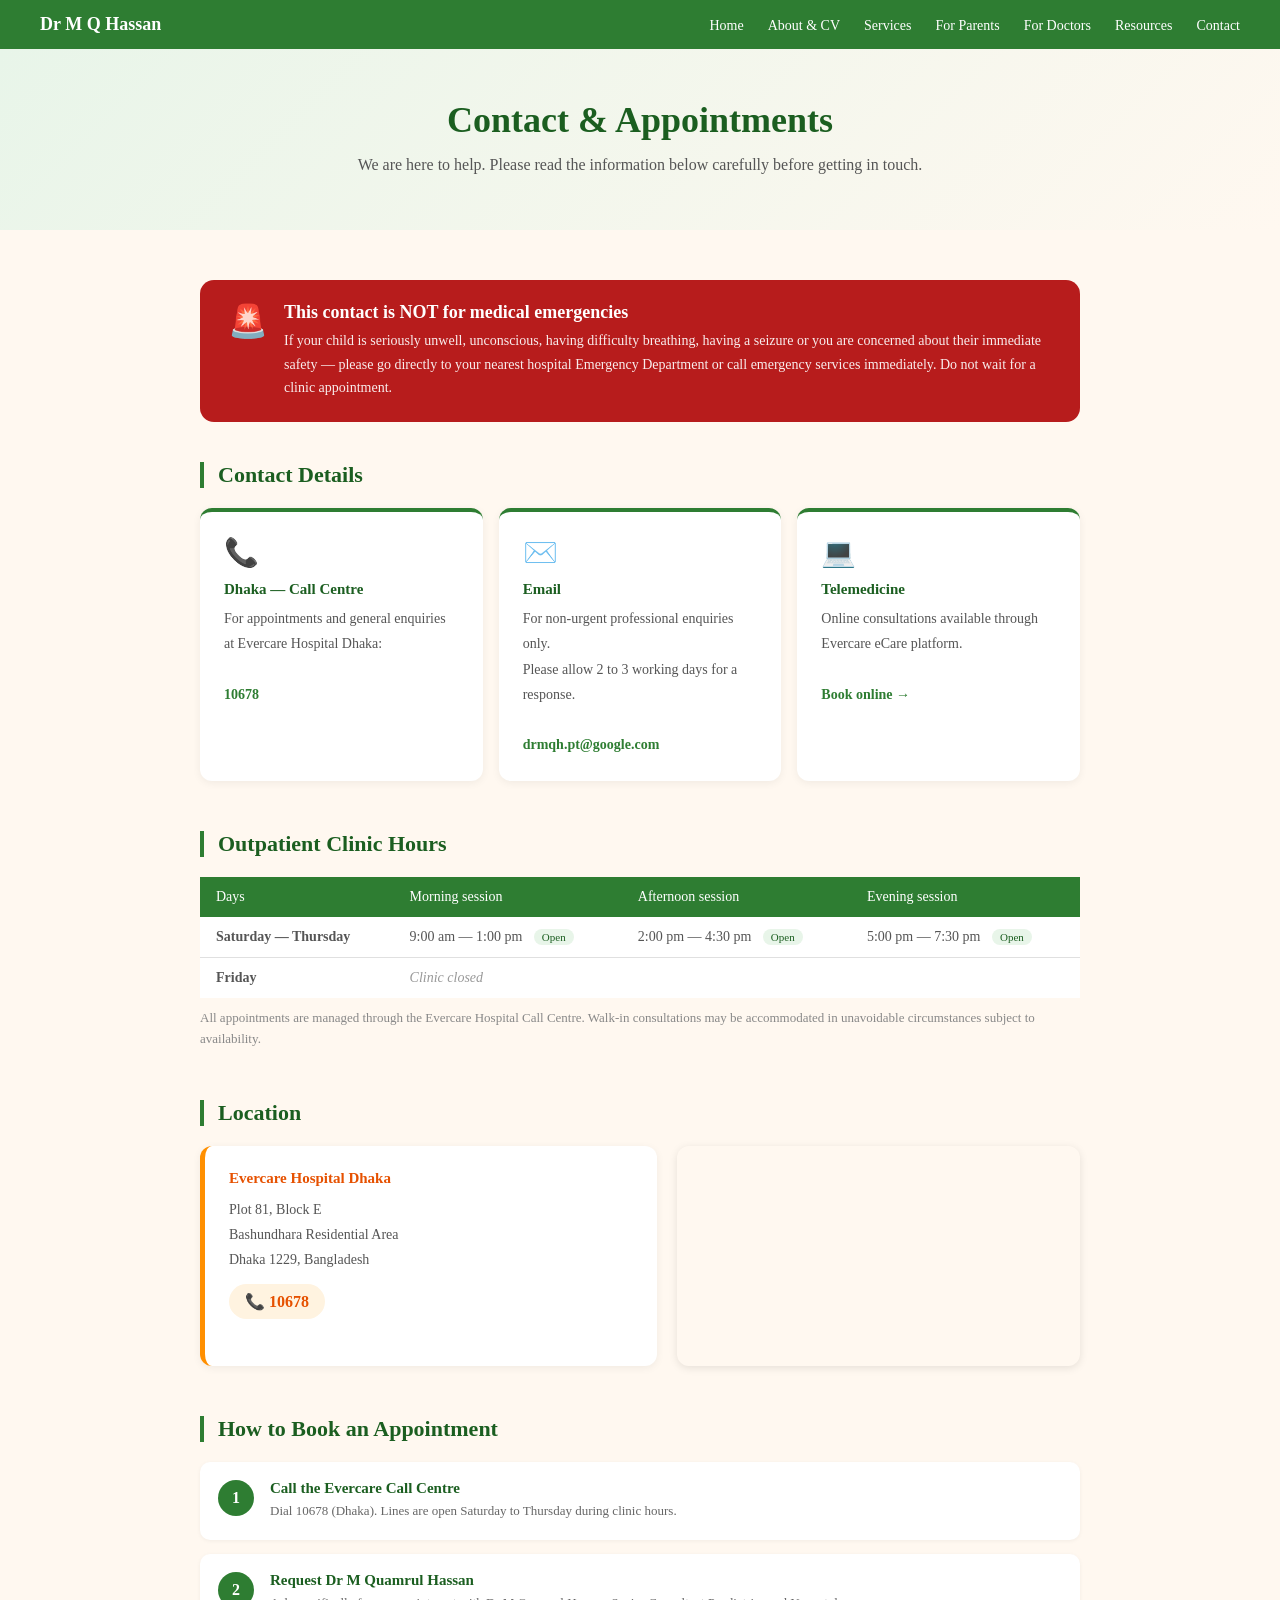
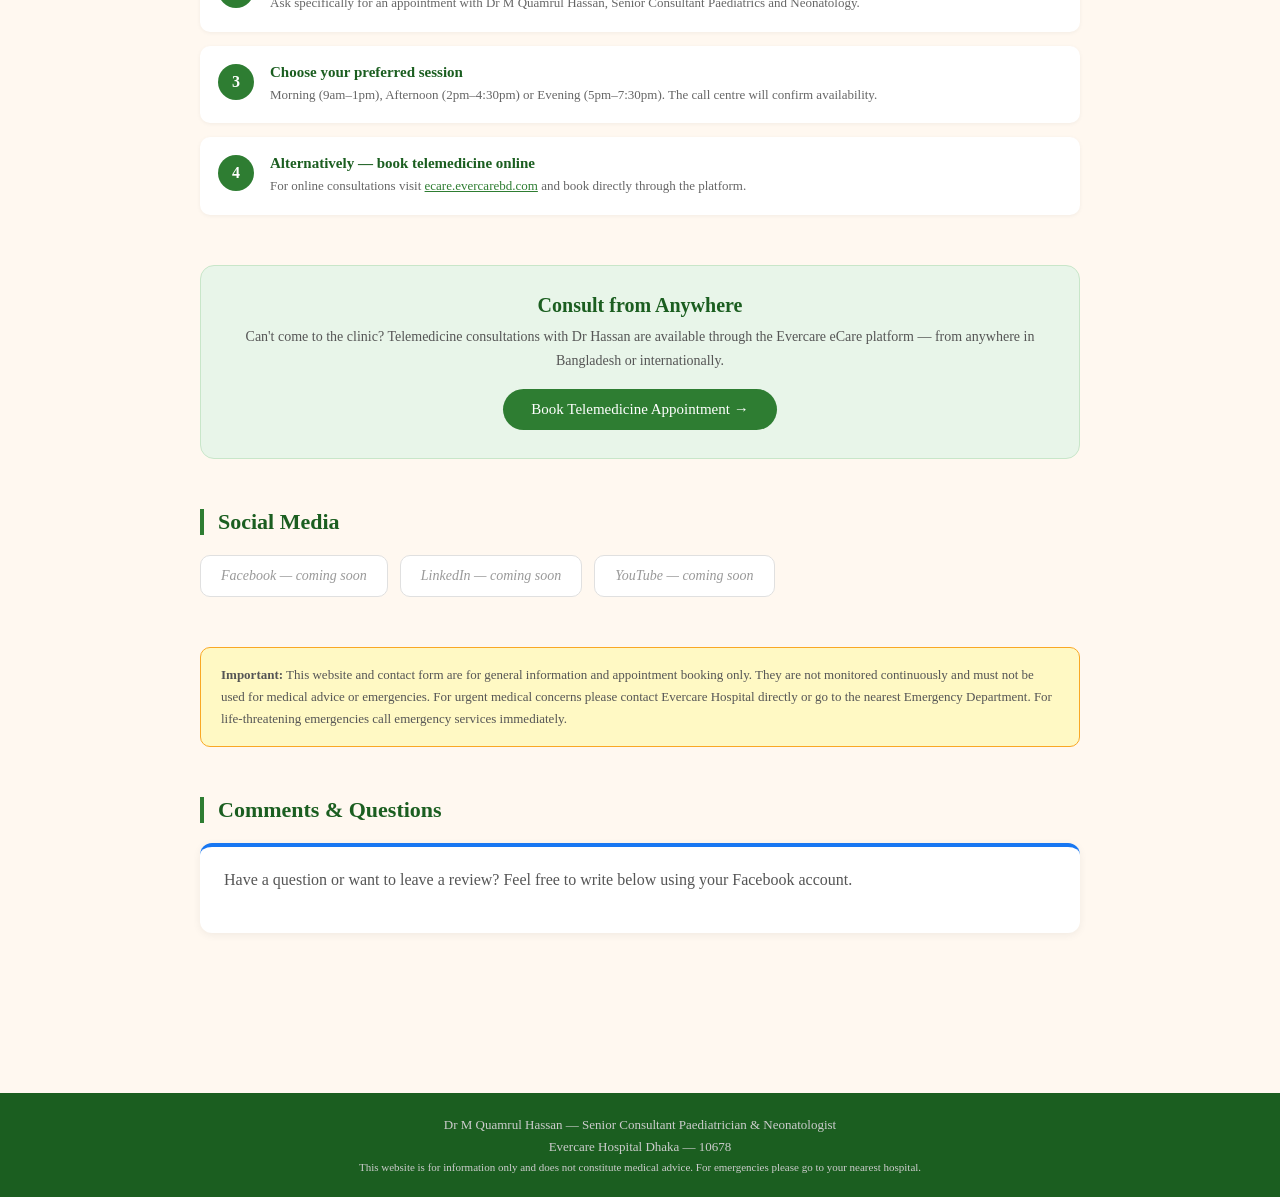
<file: contact.html>
<!DOCTYPE html>
<html lang="en">
<head>
  <meta charset="UTF-8">
  <meta name="viewport" content="width=device-width, initial-scale=1.0">
  <title>Contact — Dr M Quamrul Hassan</title>
  <style>
    * { margin: 0; padding: 0; box-sizing: border-box; }
    body { font-family: Georgia, serif; background: #FFF8F0; color: #333; }
    nav {
      background: #2E7D32; padding: 14px 40px;
      display: flex; justify-content: space-between; align-items: center;
    }
    nav .logo { color: white; font-size: 18px; font-weight: bold; }
    nav ul { list-style: none; display: flex; gap: 24px; }
    nav ul li a { color: white; text-decoration: none; font-size: 14px; }
    nav ul li a:hover { text-decoration: underline; }

    .page-hero {
      background: linear-gradient(135deg, #E8F5E9, #FFF8F0);
      padding: 50px 40px; text-align: center;
    }
    .page-hero h1 { font-size: 36px; color: #1B5E20; margin-bottom: 10px; }
    .page-hero p {
      font-size: 16px; color: #555; max-width: 620px;
      margin: 0 auto; line-height: 1.8;
    }

    .content { max-width: 960px; margin: 0 auto; padding: 50px 40px; }

    .section { margin-bottom: 50px; }
    .section h2 {
      font-size: 22px; color: #1B5E20;
      border-left: 4px solid #2E7D32;
      padding-left: 14px; margin-bottom: 20px;
    }

    /* Emergency banner */
    .emergency-banner {
      background: #B71C1C; color: white;
      border-radius: 14px; padding: 22px 28px;
      margin-bottom: 40px; display: flex;
      align-items: flex-start; gap: 16px;
    }
    .emergency-banner .icon { font-size: 32px; flex-shrink: 0; }
    .emergency-banner h3 { font-size: 18px; margin-bottom: 6px; }
    .emergency-banner p { font-size: 14px; opacity: 0.92; line-height: 1.7; }

    /* Contact grid */
    .contact-grid {
      display: grid;
      grid-template-columns: repeat(auto-fill, minmax(280px, 1fr));
      gap: 16px; margin-bottom: 40px;
    }
    .contact-card {
      background: white; border-radius: 12px;
      padding: 24px; box-shadow: 0 2px 8px rgba(0,0,0,0.06);
      border-top: 4px solid #2E7D32;
    }
    .contact-card .icon { font-size: 28px; margin-bottom: 12px; }
    .contact-card h4 { font-size: 15px; color: #1B5E20; margin-bottom: 8px; }
    .contact-card p { font-size: 14px; color: #555; line-height: 1.8; }
    .contact-card a { color: #2E7D32; text-decoration: none; font-weight: bold; }
    .contact-card a:hover { text-decoration: underline; }

    /* Clinic hours table */
    .hours-table { width: 100%; border-collapse: collapse; }
    .hours-table th {
      background: #2E7D32; color: white;
      padding: 12px 16px; text-align: left;
      font-size: 14px; font-weight: normal;
    }
    .hours-table td {
      padding: 12px 16px; font-size: 14px;
      color: #555; border-bottom: 0.5px solid #E0E0E0;
      background: white;
    }
    .hours-table tr:last-child td { border-bottom: none; }
    .hours-table tr:hover td { background: #F9FBF9; }
    .session-badge {
      display: inline-block; font-size: 11px;
      padding: 2px 8px; border-radius: 10px;
      background: #E8F5E9; color: #1B5E20;
      margin-left: 8px;
    }

    /* Hospital cards */
    .hospital-grid {
      display: grid;
      grid-template-columns: repeat(auto-fill, minmax(280px, 1fr));
      gap: 16px;
    }
    .hospital-card {
      background: white; border-radius: 12px;
      padding: 24px; box-shadow: 0 2px 8px rgba(0,0,0,0.06);
      border-left: 5px solid #FF8F00;
    }
    .hospital-card h4 { font-size: 15px; color: #E65100; margin-bottom: 10px; }
    .hospital-card p { font-size: 14px; color: #555; line-height: 1.8; }
    .hospital-card .phone {
      display: inline-block; margin-top: 12px;
      background: #FFF3E0; color: #E65100;
      padding: 8px 16px; border-radius: 20px;
      font-size: 16px; font-weight: bold;
    }

    /* Appointment process */
    .steps { display: flex; flex-direction: column; gap: 14px; }
    .step {
      display: flex; gap: 16px; align-items: flex-start;
      background: white; border-radius: 10px;
      padding: 18px; box-shadow: 0 1px 4px rgba(0,0,0,0.05);
    }
    .step-num {
      width: 36px; height: 36px; border-radius: 50%;
      background: #2E7D32; color: white;
      display: flex; align-items: center;
      justify-content: center; font-size: 16px;
      font-weight: bold; flex-shrink: 0;
    }
    .step-text h5 { font-size: 15px; color: #1B5E20; margin-bottom: 4px; }
    .step-text p { font-size: 13px; color: #666; line-height: 1.6; }

    /* Social media placeholders */
    .social-row { display: flex; gap: 12px; flex-wrap: wrap; }
    .social-btn {
      background: white; border: 1px solid #E0E0E0;
      border-radius: 10px; padding: 12px 20px;
      font-size: 14px; color: #999;
      font-style: italic; cursor: default;
    }

    /* Telemedicine box */
    .tele-box {
      background: #E8F5E9; border-radius: 14px;
      padding: 28px; text-align: center;
      border: 1px solid #C8E6C9;
    }
    .tele-box h3 { font-size: 20px; color: #1B5E20; margin-bottom: 8px; }
    .tele-box p { font-size: 14px; color: #555; line-height: 1.7; margin-bottom: 16px; }
    .tele-box a {
      background: #2E7D32; color: white;
      padding: 12px 28px; border-radius: 30px;
      text-decoration: none; font-size: 15px;
      display: inline-block;
    }

    /* Disclaimer */
    .notice {
      background: #FFF9C4; border: 1px solid #F9A825;
      border-radius: 10px; padding: 16px 20px;
      font-size: 13px; color: #555; line-height: 1.7;
    }

    footer {
      background: #1B5E20; color: #ccc;
      text-align: center; padding: 24px;
      font-size: 13px; margin-top: 60px;
    }
  </style>
</head>
<body>
  <div id="fb-root"></div>
  <script async defer crossorigin="anonymous" src="https://connect.facebook.net/en_GB/sdk.js#xfbml=1&version=v18.0"></script>

  <nav>
    <div class="logo">Dr M Q Hassan</div>
    <ul>
      <li><a href="index.html">Home</a></li>
      <li><a href="about.html">About & CV</a></li>
      <li><a href="services.html">Services</a></li>
      <li><a href="parents.html">For Parents</a></li>
      <li><a href="doctors.html">For Doctors</a></li>
      <li><a href="resources.html">Resources</a></li>
      <li><a href="contact.html">Contact</a></li>
    </ul>
  </nav>

  <div class="page-hero">
    <h1>Contact & Appointments</h1>
    <p>We are here to help. Please read the information below carefully
    before getting in touch.</p>
  </div>

  <div class="content">

    <!-- Emergency disclaimer -->
    <div class="emergency-banner">
      <div class="icon">🚨</div>
      <div>
        <h3>This contact is NOT for medical emergencies</h3>
        <p>If your child is seriously unwell, unconscious, having difficulty breathing,
        having a seizure or you are concerned about their immediate safety —
        please go directly to your nearest hospital Emergency Department or call
        emergency services immediately. Do not wait for a clinic appointment.</p>
      </div>
    </div>

    <!-- Contact details -->
    <div class="section">
      <h2>Contact Details</h2>
      <div class="contact-grid">

        <div class="contact-card">
          <div class="icon">📞</div>
          <h4>Dhaka — Call Centre</h4>
          <p>
            For appointments and general enquiries<br>
            at Evercare Hospital Dhaka:<br><br>
            <a href="tel:10678">10678</a>
          </p>
        </div>

        
        <div class="contact-card">
          <div class="icon">✉️</div>
          <h4>Email</h4>
          <p>
            For non-urgent professional enquiries only.<br>
            Please allow 2 to 3 working days for a response.<br><br>
            <a href="mailto:drmqh.pt@google.com">drmqh.pt@google.com</a>
          </p>
        </div>

        <div class="contact-card">
          <div class="icon">💻</div>
          <h4>Telemedicine</h4>
          <p>
            Online consultations available through<br>
            Evercare eCare platform.<br><br>
            <a href="https://ecare.evercarebd.com/" target="_blank">
              Book online →
            </a>
          </p>
        </div>

      </div>
    </div>

    <!-- Clinic hours -->
    <div class="section">
      <h2>Outpatient Clinic Hours</h2>
      <table class="hours-table">
        <tr>
          <th>Days</th>
          <th>Morning session</th>
          <th>Afternoon session</th>
          <th>Evening session</th>
        </tr>
        <tr>
          <td><strong>Saturday — Thursday</strong></td>
          <td>9:00 am — 1:00 pm <span class="session-badge">Open</span></td>
          <td>2:00 pm — 4:30 pm <span class="session-badge">Open</span></td>
          <td>5:00 pm — 7:30 pm <span class="session-badge">Open</span></td>
        </tr>
        <tr>
          <td><strong>Friday</strong></td>
          <td colspan="3" style="color:#999; font-style:italic;">Clinic closed</td>
        </tr>
      </table>
      <p style="font-size:13px; color:#888; margin-top:10px; line-height:1.6;">
        All appointments are managed through the Evercare Hospital Call Centre.
        Walk-in consultations may be accommodated in unavoidable circumstances
        subject to availability.
      </p>
    </div>

    <!-- Hospital locations -->
    <div class="section">
      <h2>Location</h2>
      <div style="display:flex; gap:20px; align-items:stretch; flex-wrap:wrap;">
        <div class="hospital-card" style="flex:1; min-width:220px;">
          <h4>Evercare Hospital Dhaka</h4>
          <p>
            Plot 81, Block E<br>
            Bashundhara Residential Area<br>
            Dhaka 1229, Bangladesh
          </p>
          <span class="phone">📞 10678</span>
        </div>
        <div style="flex:1; min-width:220px; border-radius:12px; overflow:hidden; box-shadow: 0 2px 8px rgba(0,0,0,0.1);">
          <iframe
            src="https://www.google.com/maps/embed?pb=!1m14!1m8!1m3!1d3650.131!2d90.4345!3d23.8093!3m2!1i1024!2i768!4f13.1!3m3!1m2!1s0x3755c7a92a12524d%3A0x4da87cdbd2416d6e!2sEvercare%20Hospital%20Dhaka!5e0!3m2!1sen!2suk!4v1674706444235!5m2!1sen!2suk"
            width="100%" height="100%"
            style="border:0; display:block; min-height:220px;"
            allowfullscreen="" loading="lazy"
            referrerpolicy="no-referrer-when-downgrade">
          </iframe>
        </div>
      </div>
    </div>
 

    <!-- How to book -->
    <div class="section">
      <h2>How to Book an Appointment</h2>
      <div class="steps">
        <div class="step">
          <div class="step-num">1</div>
          <div class="step-text">
            <h5>Call the Evercare Call Centre</h5>
            <p>Dial 10678 (Dhaka). Lines are open Saturday to Thursday during clinic hours.</p>
          </div>
        </div>
        <div class="step">
          <div class="step-num">2</div>
          <div class="step-text">
            <h5>Request Dr M Quamrul Hassan</h5>
            <p>Ask specifically for an appointment with Dr M Quamrul Hassan, Senior Consultant Paediatrics and Neonatology.</p>
          </div>
        </div>
        <div class="step">
          <div class="step-num">3</div>
          <div class="step-text">
            <h5>Choose your preferred session</h5>
            <p>Morning (9am–1pm), Afternoon (2pm–4:30pm) or Evening (5pm–7:30pm). The call centre will confirm availability.</p>
          </div>
        </div>
        <div class="step">
          <div class="step-num">4</div>
          <div class="step-text">
            <h5>Alternatively — book telemedicine online</h5>
            <p>For online consultations visit <a href="https://ecare.evercarebd.com/" target="_blank" style="color:#2E7D32;">ecare.evercarebd.com</a> and book directly through the platform.</p>
          </div>
        </div>
      </div>
    </div>

    <!-- Telemedicine -->
    <div class="section">
      <div class="tele-box">
        <h3>Consult from Anywhere</h3>
        <p>Can't come to the clinic? Telemedicine consultations with Dr Hassan
        are available through the Evercare eCare platform — from anywhere
        in Bangladesh or internationally.</p>
        <a href="https://ecare.evercarebd.com/" target="_blank">
          Book Telemedicine Appointment →
        </a>
      </div>
    </div>

    <!-- Social media -->
    <div class="section">
      <h2>Social Media</h2>
      <div class="social-row">
        <div class="social-btn">Facebook — coming soon</div>
        <div class="social-btn">LinkedIn — coming soon</div>
        <div class="social-btn">YouTube — coming soon</div>
      </div>
    </div>

    <!-- Disclaimer -->
    <div class="notice">
      <strong>Important:</strong> This website and contact form are for general
      information and appointment booking only. They are not monitored continuously
      and must not be used for medical advice or emergencies. For urgent medical
      concerns please contact Evercare Hospital directly or go to the nearest
      Emergency Department. For life-threatening emergencies call emergency services immediately.
    </div>

    <!-- Facebook Comments -->
    <div class="section" style="margin-top: 50px;">
      <h2>Comments & Questions</h2>
      <div style="background: white; border-radius: 12px; padding: 24px; box-shadow: 0 2px 8px rgba(0,0,0,0.06); border-top: 4px solid #1877F2;">
        <p style="margin-bottom: 20px; color: #555;">Have a question or want to leave a review? Feel free to write below using your Facebook account.</p>
        <div class="fb-comments" data-href="https://mqhassan.github.io/contact.html" data-width="100%" data-numposts="5"></div>
      </div>
    </div>

  </div>

  <footer>
    <p>Dr M Quamrul Hassan — Senior Consultant Paediatrician & Neonatologist</p>
    <p style="margin-top:6px;">Evercare Hospital Dhaka — 10678 </p>
    <p style="margin-top:6px; font-size:11px;">
      This website is for information only and does not constitute medical advice.
      For emergencies please go to your nearest hospital.
    </p>
  </footer>

</body>
</html>
</file>
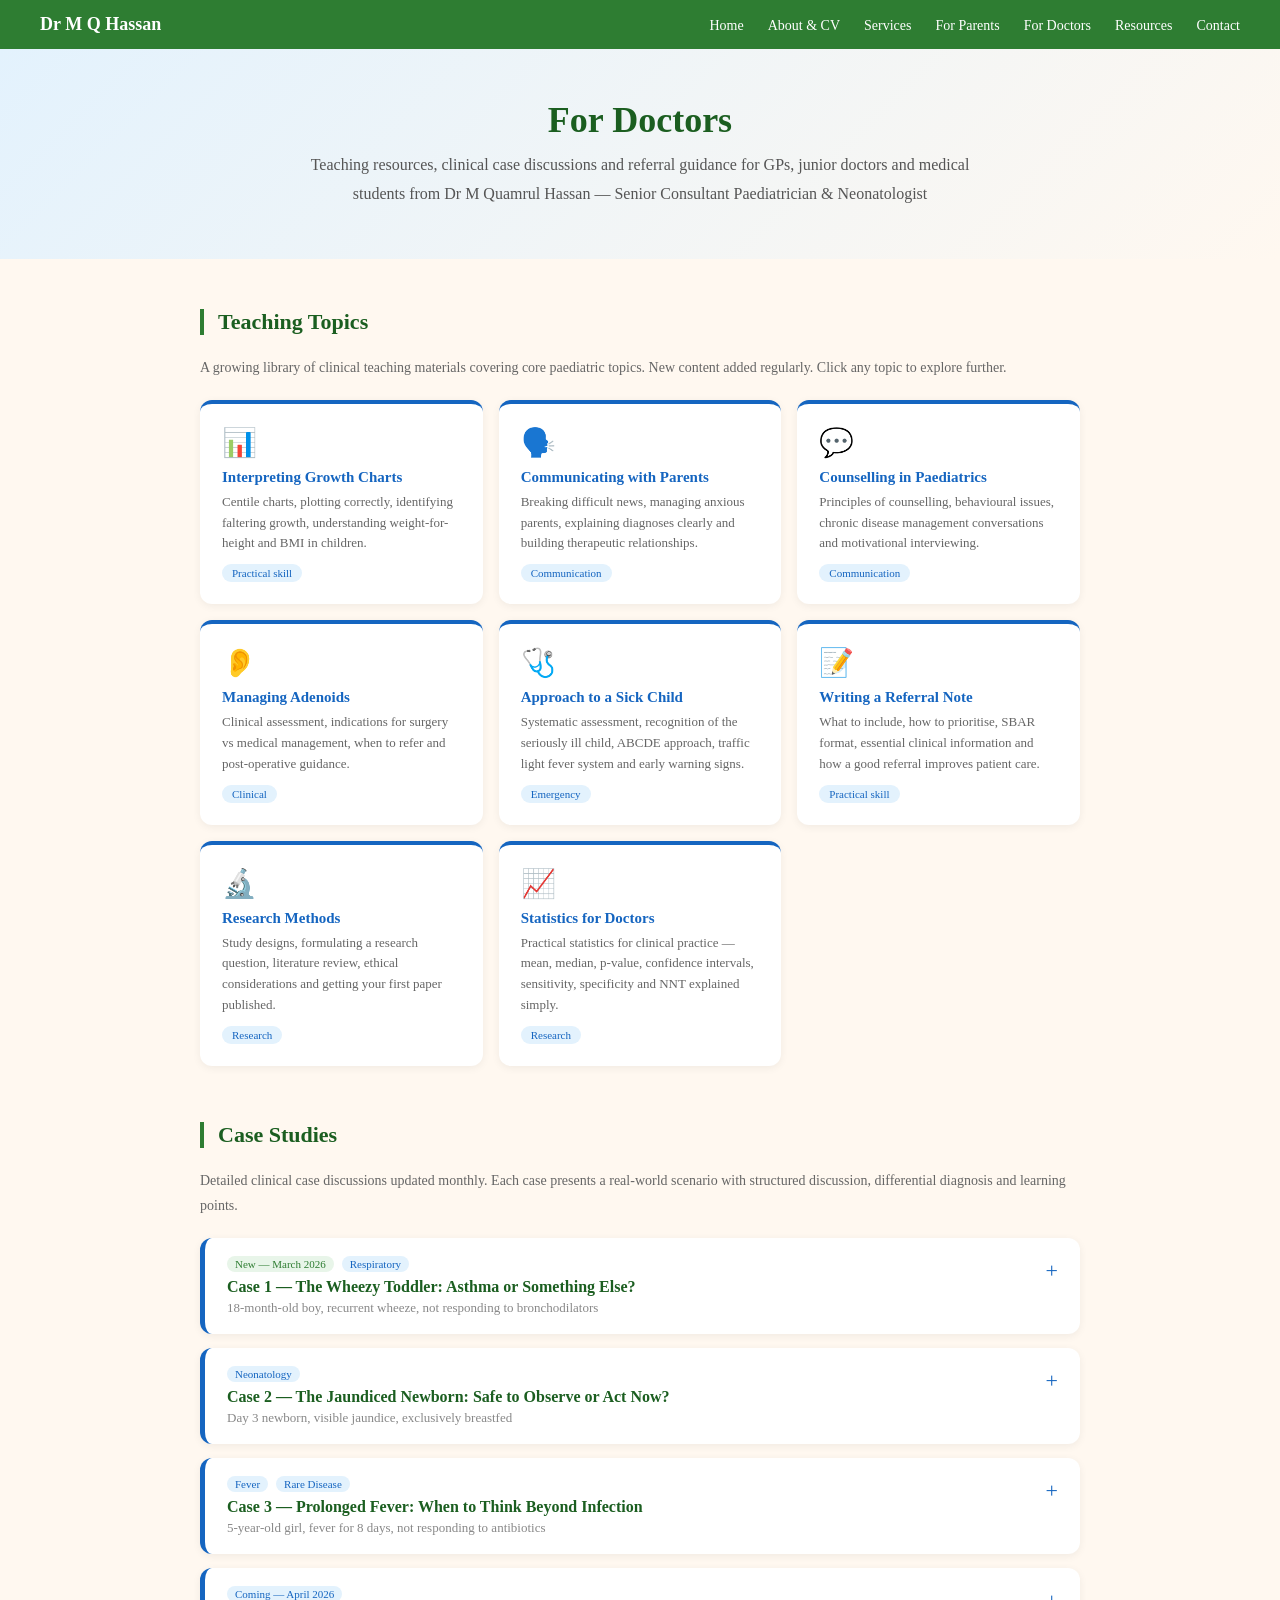
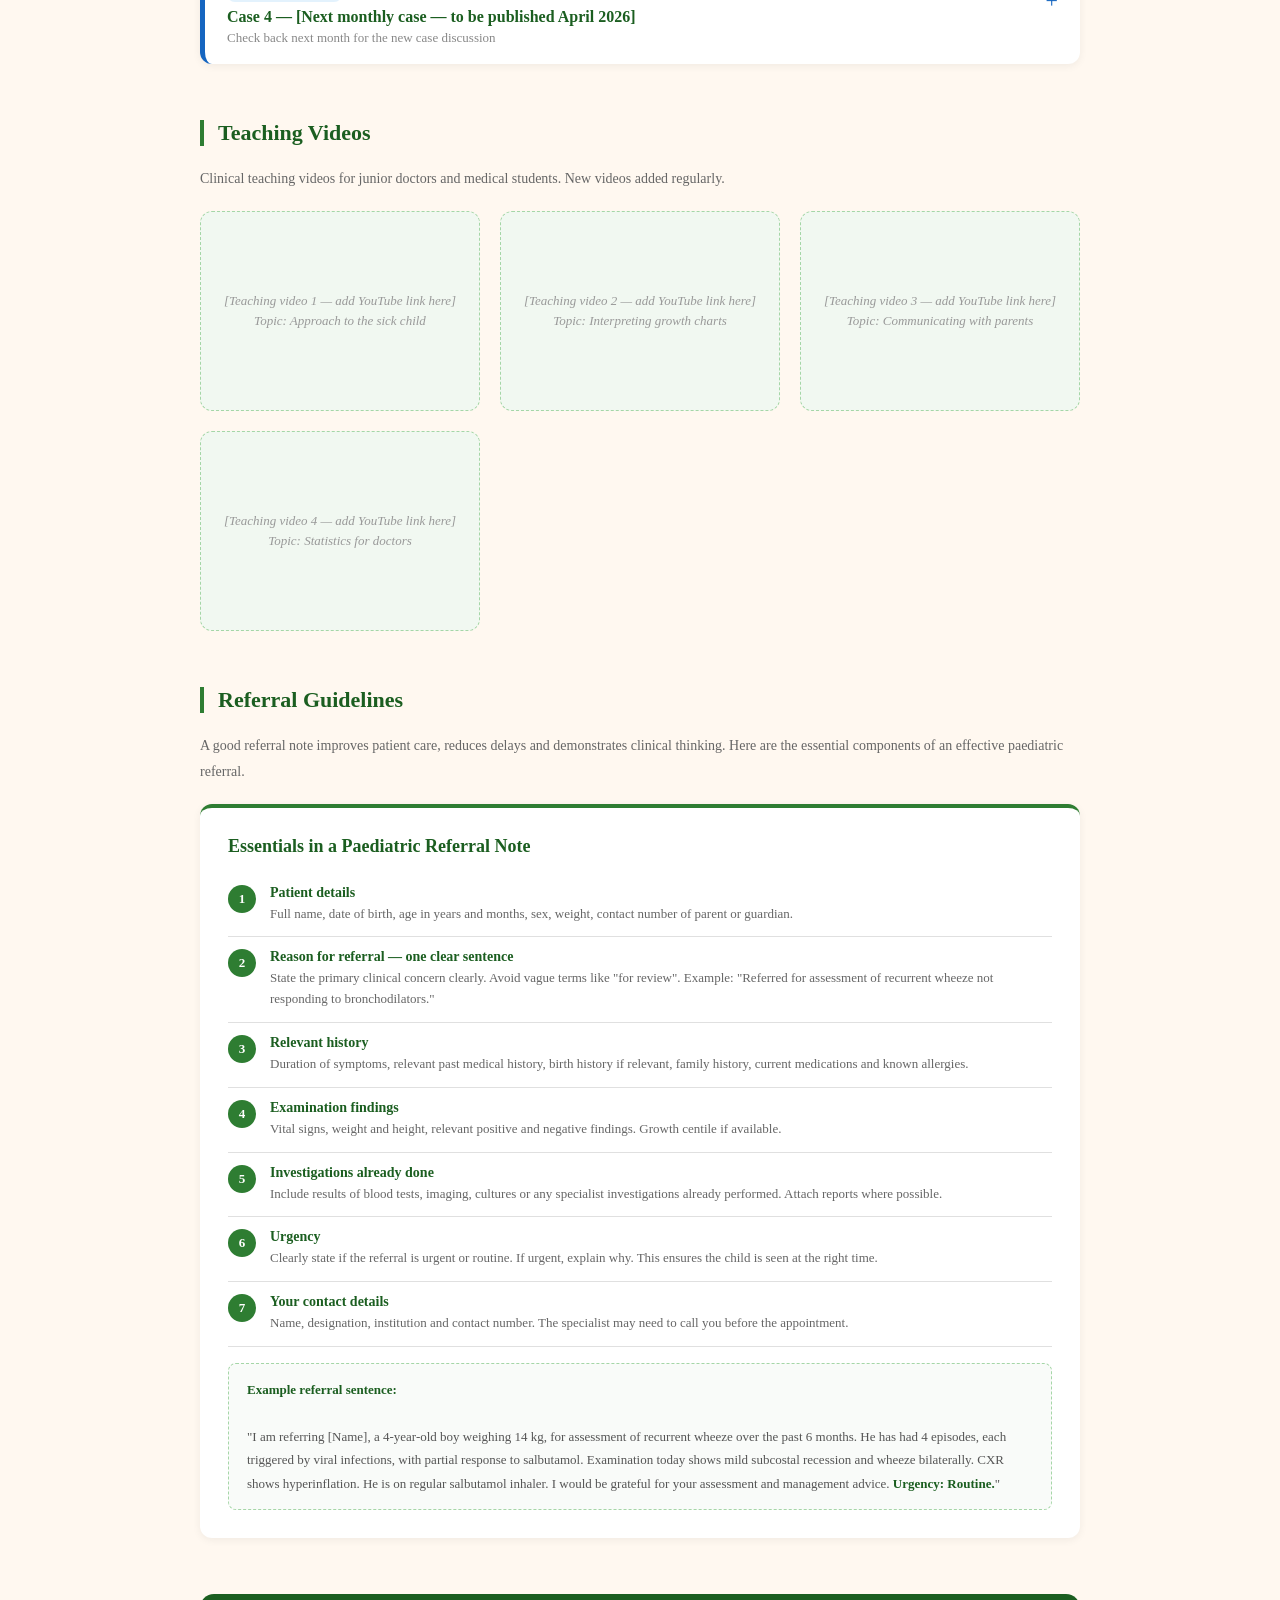
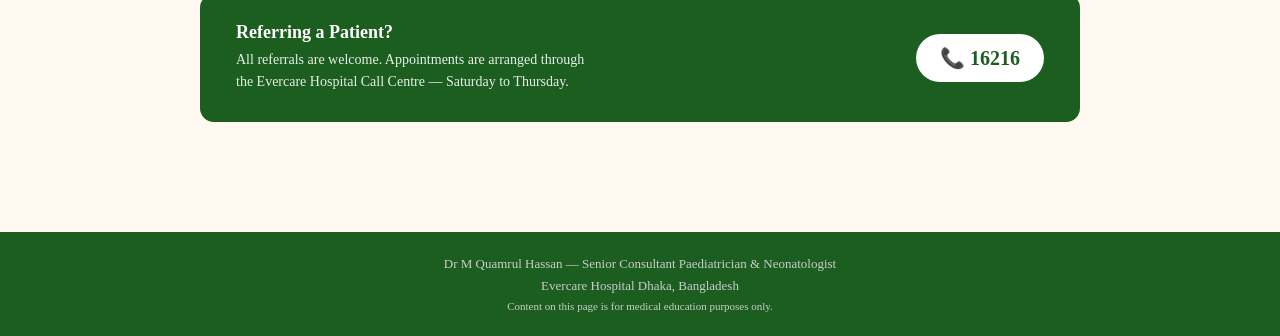
<file: doctors.html>
<!DOCTYPE html>
<html lang="en">
<head>
  <meta charset="UTF-8">
  <meta name="viewport" content="width=device-width, initial-scale=1.0">
  <title>For Doctors — Dr M Quamrul Hassan</title>
  <style>
    * { margin: 0; padding: 0; box-sizing: border-box; }
    body { font-family: Georgia, serif; background: #FFF8F0; color: #333; }
    nav {
      background: #2E7D32; padding: 14px 40px;
      display: flex; justify-content: space-between; align-items: center;
    }
    nav .logo { color: white; font-size: 18px; font-weight: bold; }
    nav ul { list-style: none; display: flex; gap: 24px; }
    nav ul li a { color: white; text-decoration: none; font-size: 14px; }
    nav ul li a:hover { text-decoration: underline; }

    .page-hero {
      background: linear-gradient(135deg, #E3F2FD, #FFF8F0);
      padding: 50px 40px; text-align: center;
    }
    .page-hero h1 { font-size: 36px; color: #1B5E20; margin-bottom: 10px; }
    .page-hero p {
      font-size: 16px; color: #555; max-width: 680px;
      margin: 0 auto; line-height: 1.8;
    }

    .content { max-width: 960px; margin: 0 auto; padding: 50px 40px; }

    .section { margin-bottom: 56px; }
    .section h2 {
      font-size: 22px; color: #1B5E20;
      border-left: 4px solid #2E7D32;
      padding-left: 14px; margin-bottom: 20px;
    }
    .section-intro {
      font-size: 14px; color: #666;
      line-height: 1.8; margin-bottom: 20px;
    }

    /* Teaching topic cards */
    .teaching-grid {
      display: grid;
      grid-template-columns: repeat(auto-fill, minmax(260px, 1fr));
      gap: 16px;
    }
    .teaching-card {
      background: white; border-radius: 12px;
      padding: 22px; box-shadow: 0 2px 8px rgba(0,0,0,0.06);
      border-top: 4px solid #1565C0;
      cursor: pointer; transition: transform 0.2s;
    }
    .teaching-card:hover { transform: translateY(-3px); }
    .teaching-card .icon { font-size: 28px; margin-bottom: 10px; }
    .teaching-card h4 { font-size: 15px; color: #1565C0; margin-bottom: 6px; }
    .teaching-card p { font-size: 13px; color: #666; line-height: 1.6; }
    .teaching-card .tag {
      display: inline-block; margin-top: 10px;
      font-size: 11px; padding: 3px 10px;
      background: #E3F2FD; color: #1565C0;
      border-radius: 10px;
    }

    /* Case studies */
    .case-card {
      background: white; border-radius: 12px;
      margin-bottom: 14px; overflow: hidden;
      box-shadow: 0 2px 8px rgba(0,0,0,0.06);
      border-left: 5px solid #1565C0;
    }
    .case-header {
      padding: 18px 22px; cursor: pointer;
      display: flex; justify-content: space-between;
      align-items: flex-start; gap: 16px;
    }
    .case-header:hover { background: #F8FBFF; }
    .case-meta { flex: 1; }
    .case-tags { display: flex; gap: 8px; flex-wrap: wrap; margin-bottom: 6px; }
    .case-tag {
      font-size: 11px; padding: 2px 8px;
      border-radius: 10px; background: #E3F2FD;
      color: #1565C0;
    }
    .case-tag.new { background: #E8F5E9; color: #2E7D32; }
    .case-header h4 { font-size: 16px; color: #1B5E20; margin-bottom: 4px; }
    .case-header p { font-size: 13px; color: #888; }
    .case-toggle { font-size: 22px; color: #1565C0; flex-shrink: 0; margin-top: 2px; }
    .case-body {
      padding: 0 22px; max-height: 0;
      overflow: hidden; transition: max-height 0.3s ease;
    }
    .case-body.open { max-height: 1000px; padding-bottom: 22px; }
    .case-body h5 { font-size: 14px; color: #1565C0; margin: 14px 0 6px; }
    .case-body p { font-size: 14px; color: #555; line-height: 1.8; margin-bottom: 8px; }
    .case-body ul { padding-left: 20px; font-size: 14px; color: #555; line-height: 1.8; }
    .case-body .learning {
      background: #E8F5E9; border-left: 4px solid #2E7D32;
      padding: 12px 16px; border-radius: 6px;
      font-size: 13px; color: #333; line-height: 1.7;
      margin-top: 12px;
    }
    .case-body .learning strong { color: #1B5E20; }

    /* Videos */
    .video-grid {
      display: grid;
      grid-template-columns: repeat(auto-fill, minmax(280px, 1fr));
      gap: 20px;
    }
    .video-placeholder {
      background: #F1F8F1; border: 1px dashed #A5D6A7;
      border-radius: 12px; height: 200px;
      display: flex; align-items: center;
      justify-content: center; text-align: center;
      padding: 20px;
    }
    .video-placeholder p { font-size: 13px; color: #999; font-style: italic; line-height: 1.6; }

    /* Referral guide */
    .referral-box {
      background: white; border-radius: 12px;
      padding: 28px; box-shadow: 0 2px 8px rgba(0,0,0,0.06);
      border-top: 4px solid #2E7D32;
    }
    .referral-box h3 { font-size: 18px; color: #1B5E20; margin-bottom: 16px; }
    .referral-item {
      display: flex; gap: 14px; align-items: flex-start;
      padding: 12px 0; border-bottom: 0.5px solid #E0E0E0;
    }
    .referral-num {
      width: 28px; height: 28px; border-radius: 50%;
      background: #2E7D32; color: white;
      display: flex; align-items: center; justify-content: center;
      font-size: 13px; font-weight: bold; flex-shrink: 0;
    }
    .referral-text h5 { font-size: 14px; color: #1B5E20; margin-bottom: 3px; }
    .referral-text p { font-size: 13px; color: #666; line-height: 1.6; }
    .referral-example {
      background: #F9FBF9; border: 1px dashed #A5D6A7;
      border-radius: 8px; padding: 14px 18px;
      margin-top: 16px; font-size: 13px;
      color: #555; line-height: 1.8;
      font-family: Georgia, serif;
    }
    .referral-example strong { color: #1B5E20; }

    /* Contact for doctors */
    .doctor-contact {
      background: #1B5E20; color: white;
      border-radius: 14px; padding: 28px 36px;
      display: flex; justify-content: space-between;
      align-items: center; flex-wrap: wrap; gap: 16px;
    }
    .doctor-contact h3 { font-size: 18px; margin-bottom: 6px; }
    .doctor-contact p { font-size: 14px; opacity: 0.9; line-height: 1.6; }
    .doctor-contact .number {
      background: white; color: #1B5E20;
      padding: 12px 24px; border-radius: 30px;
      font-size: 20px; font-weight: bold; white-space: nowrap;
    }

    footer {
      background: #1B5E20; color: #ccc;
      text-align: center; padding: 24px;
      font-size: 13px; margin-top: 60px;
    }
  </style>
</head>
<body>

  <nav>
    <div class="logo">Dr M Q Hassan</div>
    <ul>
      <li><a href="index.html">Home</a></li>
      <li><a href="about.html">About & CV</a></li>
      <li><a href="services.html">Services</a></li>
      <li><a href="parents.html">For Parents</a></li>
      <li><a href="doctors.html">For Doctors</a></li>
      <li><a href="resources.html">Resources</a></li>
      <li><a href="contact.html">Contact</a></li>
    </ul>
  </nav>

  <div class="page-hero">
    <h1>For Doctors</h1>
    <p>Teaching resources, clinical case discussions and referral guidance
    for GPs, junior doctors and medical students from
    Dr M Quamrul Hassan — Senior Consultant Paediatrician & Neonatologist</p>
  </div>

  <div class="content">

    <!-- Teaching Topics -->
    <div class="section">
      <h2>Teaching Topics</h2>
      <p class="section-intro">
        A growing library of clinical teaching materials covering core paediatric topics.
        New content added regularly. Click any topic to explore further.
      </p>
      <div class="teaching-grid">

        <div class="teaching-card">
          <div class="icon">📊</div>
          <h4>Interpreting Growth Charts</h4>
          <p>Centile charts, plotting correctly, identifying faltering growth, understanding weight-for-height and BMI in children.</p>
          <span class="tag">Practical skill</span>
        </div>

        <div class="teaching-card">
          <div class="icon">🗣️</div>
          <h4>Communicating with Parents</h4>
          <p>Breaking difficult news, managing anxious parents, explaining diagnoses clearly and building therapeutic relationships.</p>
          <span class="tag">Communication</span>
        </div>

        <div class="teaching-card">
          <div class="icon">💬</div>
          <h4>Counselling in Paediatrics</h4>
          <p>Principles of counselling, behavioural issues, chronic disease management conversations and motivational interviewing.</p>
          <span class="tag">Communication</span>
        </div>

        <div class="teaching-card">
          <div class="icon">👂</div>
          <h4>Managing Adenoids</h4>
          <p>Clinical assessment, indications for surgery vs medical management, when to refer and post-operative guidance.</p>
          <span class="tag">Clinical</span>
        </div>

        <div class="teaching-card">
          <div class="icon">🩺</div>
          <h4>Approach to a Sick Child</h4>
          <p>Systematic assessment, recognition of the seriously ill child, ABCDE approach, traffic light fever system and early warning signs.</p>
          <span class="tag">Emergency</span>
        </div>

        <div class="teaching-card">
          <div class="icon">📝</div>
          <h4>Writing a Referral Note</h4>
          <p>What to include, how to prioritise, SBAR format, essential clinical information and how a good referral improves patient care.</p>
          <span class="tag">Practical skill</span>
        </div>

        <div class="teaching-card">
          <div class="icon">🔬</div>
          <h4>Research Methods</h4>
          <p>Study designs, formulating a research question, literature review, ethical considerations and getting your first paper published.</p>
          <span class="tag">Research</span>
        </div>

        <div class="teaching-card">
          <div class="icon">📈</div>
          <h4>Statistics for Doctors</h4>
          <p>Practical statistics for clinical practice — mean, median, p-value, confidence intervals, sensitivity, specificity and NNT explained simply.</p>
          <span class="tag">Research</span>
        </div>

      </div>
    </div>

    <!-- Case Studies -->
    <div class="section">
      <h2>Case Studies</h2>
      <p class="section-intro">
        Detailed clinical case discussions updated monthly.
        Each case presents a real-world scenario with structured discussion,
        differential diagnosis and learning points.
      </p>

      <!-- Case 1 -->
      <div class="case-card">
        <div class="case-header" onclick="toggleCase(this)">
          <div class="case-meta">
            <div class="case-tags">
              <span class="case-tag new">New — March 2026</span>
              <span class="case-tag">Respiratory</span>
            </div>
            <h4>Case 1 — The Wheezy Toddler: Asthma or Something Else?</h4>
            <p>18-month-old boy, recurrent wheeze, not responding to bronchodilators</p>
          </div>
          <span class="case-toggle">+</span>
        </div>
        <div class="case-body">
          <h5>Presentation</h5>
          <p>An 18-month-old boy presents with his third episode of wheeze in 6 months. Each episode has been treated with salbutamol nebulisers with partial response. He was born at term, no family history of asthma. His mother reports he wheezes mainly after feeds.</p>
          <h5>Key Questions to Consider</h5>
          <ul>
            <li>Is this truly asthma at this age?</li>
            <li>What are the differentials for recurrent wheeze in a toddler?</li>
            <li>What is the significance of post-feed wheeze?</li>
            <li>What investigations would you request?</li>
          </ul>
          <h5>Discussion</h5>
          <p>[Placeholder — detailed clinical discussion to be added. Include differentials: viral-induced wheeze, gastro-oesophageal reflux, foreign body aspiration, tracheomalacia, congenital anomaly. Discuss investigation pathway and management.]</p>
          <div class="learning">
            <strong>Learning Point:</strong> Recurrent wheeze in a child under 2 years is not automatically asthma. A careful history — especially the relationship to feeds, posture and infections — often points to the correct diagnosis.
          </div>
        </div>
      </div>

      <!-- Case 2 -->
      <div class="case-card">
        <div class="case-header" onclick="toggleCase(this)">
          <div class="case-meta">
            <div class="case-tags">
              <span class="case-tag">Neonatology</span>
            </div>
            <h4>Case 2 — The Jaundiced Newborn: Safe to Observe or Act Now?</h4>
            <p>Day 3 newborn, visible jaundice, exclusively breastfed</p>
          </div>
          <span class="case-toggle">+</span>
        </div>
        <div class="case-body">
          <h5>Presentation</h5>
          <p>A 3-day-old term newborn is noted to be visibly jaundiced. She is breastfeeding well, passing urine and stools normally. Mother is blood group O positive. Baby appears alert and active.</p>
          <h5>Key Questions to Consider</h5>
          <ul>
            <li>How do you assess severity of neonatal jaundice clinically?</li>
            <li>What is the significance of the timing — day 3?</li>
            <li>What investigations are essential?</li>
            <li>What are the thresholds for phototherapy?</li>
          </ul>
          <h5>Discussion</h5>
          <p>[Placeholder — detailed discussion to be added. Cover physiological vs pathological jaundice, serum bilirubin interpretation, NICE guidelines for phototherapy thresholds, ABO incompatibility, G6PD deficiency, and breastfeeding jaundice.]</p>
          <div class="learning">
            <strong>Learning Point:</strong> Jaundice appearing after 24 hours and before day 14 in a well term baby is likely physiological — but always measure bilirubin and plot on the treatment threshold chart before deciding to observe.
          </div>
        </div>
      </div>

      <!-- Case 3 -->
      <div class="case-card">
        <div class="case-header" onclick="toggleCase(this)">
          <div class="case-meta">
            <div class="case-tags">
              <span class="case-tag">Fever</span>
              <span class="case-tag">Rare Disease</span>
            </div>
            <h4>Case 3 — Prolonged Fever: When to Think Beyond Infection</h4>
            <p>5-year-old girl, fever for 8 days, not responding to antibiotics</p>
          </div>
          <span class="case-toggle">+</span>
        </div>
        <div class="case-body">
          <h5>Presentation</h5>
          <p>A 5-year-old girl presents with 8 days of high fever, rash, red eyes and cracked lips. She was started on antibiotics by her GP 5 days ago with no improvement. She is irritable and her CRP is markedly elevated.</p>
          <h5>Key Questions to Consider</h5>
          <ul>
            <li>What is your differential diagnosis for fever of 5 or more days?</li>
            <li>Which clinical features point towards Kawasaki disease?</li>
            <li>What is the risk of delayed diagnosis?</li>
            <li>What is the treatment and why must it be given promptly?</li>
          </ul>
          <h5>Discussion</h5>
          <p>[Placeholder — detailed discussion to be added. Cover Kawasaki diagnostic criteria, incomplete Kawasaki, coronary artery aneurysm risk, IVIG and aspirin treatment, echo findings and follow-up.]</p>
          <div class="learning">
            <strong>Learning Point:</strong> Any child with fever for 5 or more days must have Kawasaki disease actively considered. Delayed treatment beyond day 10 significantly increases the risk of coronary artery complications.
          </div>
        </div>
      </div>

      <!-- Case 4 placeholder -->
      <div class="case-card">
        <div class="case-header" onclick="toggleCase(this)">
          <div class="case-meta">
            <div class="case-tags">
              <span class="case-tag">Coming — April 2026</span>
            </div>
            <h4>Case 4 — [Next monthly case — to be published April 2026]</h4>
            <p>Check back next month for the new case discussion</p>
          </div>
          <span class="case-toggle">+</span>
        </div>
        <div class="case-body">
          <p style="font-style:italic; color:#999;">[This case study will be published in April 2026. Topics under consideration: approach to the limping child, management of severe malnutrition, or neonatal seizures.]</p>
        </div>
      </div>

    </div>

    <!-- Teaching Videos -->
    <div class="section">
      <h2>Teaching Videos</h2>
      <p class="section-intro">Clinical teaching videos for junior doctors and medical students. New videos added regularly.</p>
      <div class="video-grid">
        <div class="video-placeholder">
          <p>[Teaching video 1 — add YouTube link here]<br>Topic: Approach to the sick child</p>
        </div>
        <div class="video-placeholder">
          <p>[Teaching video 2 — add YouTube link here]<br>Topic: Interpreting growth charts</p>
        </div>
        <div class="video-placeholder">
          <p>[Teaching video 3 — add YouTube link here]<br>Topic: Communicating with parents</p>
        </div>
        <div class="video-placeholder">
          <p>[Teaching video 4 — add YouTube link here]<br>Topic: Statistics for doctors</p>
        </div>
      </div>
    </div>

    <!-- Referral Guidelines -->
    <div class="section">
      <h2>Referral Guidelines</h2>
      <p class="section-intro">
        A good referral note improves patient care, reduces delays and demonstrates
        clinical thinking. Here are the essential components of an effective
        paediatric referral.
      </p>
      <div class="referral-box">
        <h3>Essentials in a Paediatric Referral Note</h3>

        <div class="referral-item">
          <div class="referral-num">1</div>
          <div class="referral-text">
            <h5>Patient details</h5>
            <p>Full name, date of birth, age in years and months, sex, weight, contact number of parent or guardian.</p>
          </div>
        </div>

        <div class="referral-item">
          <div class="referral-num">2</div>
          <div class="referral-text">
            <h5>Reason for referral — one clear sentence</h5>
            <p>State the primary clinical concern clearly. Avoid vague terms like "for review". Example: "Referred for assessment of recurrent wheeze not responding to bronchodilators."</p>
          </div>
        </div>

        <div class="referral-item">
          <div class="referral-num">3</div>
          <div class="referral-text">
            <h5>Relevant history</h5>
            <p>Duration of symptoms, relevant past medical history, birth history if relevant, family history, current medications and known allergies.</p>
          </div>
        </div>

        <div class="referral-item">
          <div class="referral-num">4</div>
          <div class="referral-text">
            <h5>Examination findings</h5>
            <p>Vital signs, weight and height, relevant positive and negative findings. Growth centile if available.</p>
          </div>
        </div>

        <div class="referral-item">
          <div class="referral-num">5</div>
          <div class="referral-text">
            <h5>Investigations already done</h5>
            <p>Include results of blood tests, imaging, cultures or any specialist investigations already performed. Attach reports where possible.</p>
          </div>
        </div>

        <div class="referral-item">
          <div class="referral-num">6</div>
          <div class="referral-text">
            <h5>Urgency</h5>
            <p>Clearly state if the referral is urgent or routine. If urgent, explain why. This ensures the child is seen at the right time.</p>
          </div>
        </div>

        <div class="referral-item">
          <div class="referral-num">7</div>
          <div class="referral-text">
            <h5>Your contact details</h5>
            <p>Name, designation, institution and contact number. The specialist may need to call you before the appointment.</p>
          </div>
        </div>

        <div class="referral-example">
          <strong>Example referral sentence:</strong><br><br>
          "I am referring [Name], a 4-year-old boy weighing 14 kg, for assessment of recurrent wheeze over the past 6 months. He has had 4 episodes, each triggered by viral infections, with partial response to salbutamol. Examination today shows mild subcostal recession and wheeze bilaterally. CXR shows hyperinflation. He is on regular salbutamol inhaler. I would be grateful for your assessment and management advice. <strong>Urgency: Routine.</strong>"
        </div>
      </div>
    </div>

    <!-- Contact for referrals -->
    <div class="doctor-contact">
      <div>
        <h3>Referring a Patient?</h3>
        <p>All referrals are welcome. Appointments are arranged through<br>
        the Evercare Hospital Call Centre — Saturday to Thursday.</p>
      </div>
      <div class="number">📞 16216</div>
    </div>

  </div>

  <footer>
    <p>Dr M Quamrul Hassan — Senior Consultant Paediatrician & Neonatologist</p>
    <p style="margin-top:6px;">Evercare Hospital Dhaka, Bangladesh</p>
    <p style="margin-top:6px; font-size:11px;">Content on this page is for medical education purposes only.</p>
  </footer>

  <script>
    function toggleCase(el) {
      const body = el.nextElementSibling;
      const toggle = el.querySelector('.case-toggle');
      body.classList.toggle('open');
      toggle.textContent = body.classList.contains('open') ? '−' : '+';
    }
  </script>

</body>
</html>
</file>
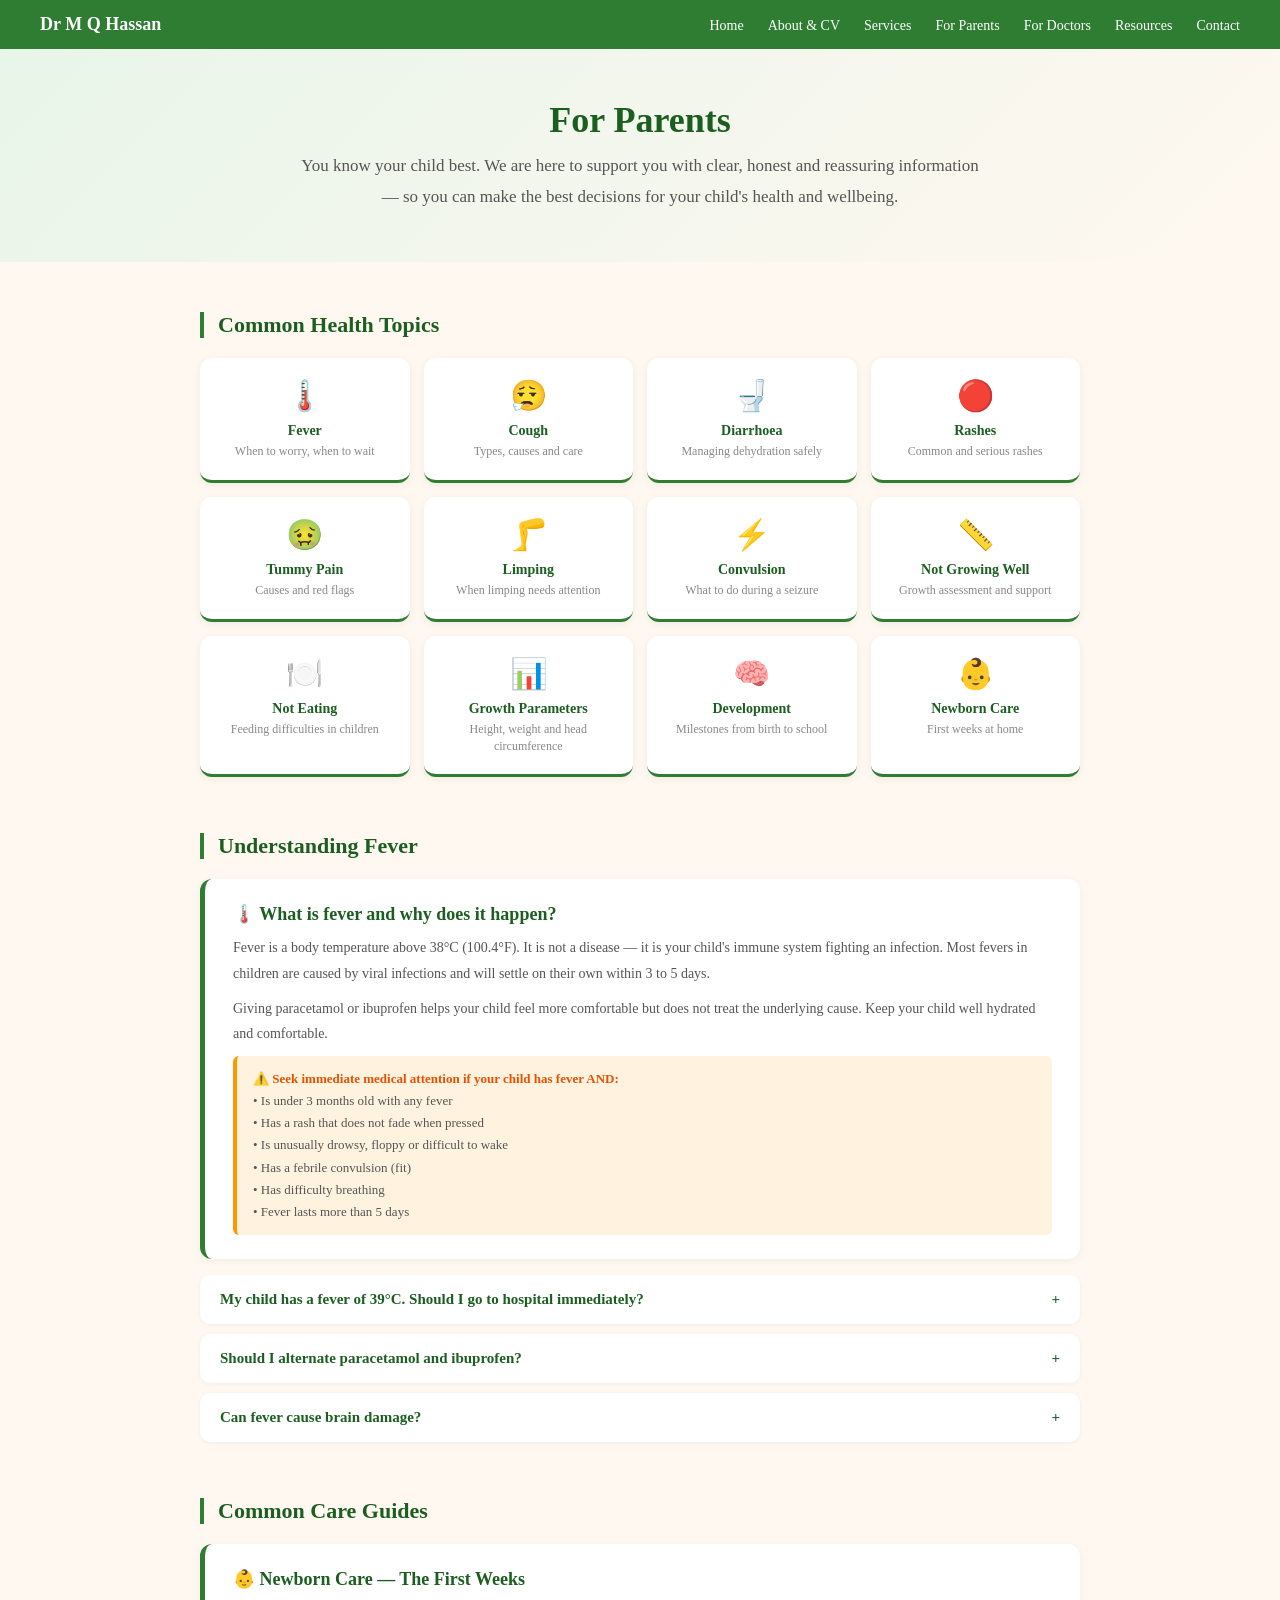
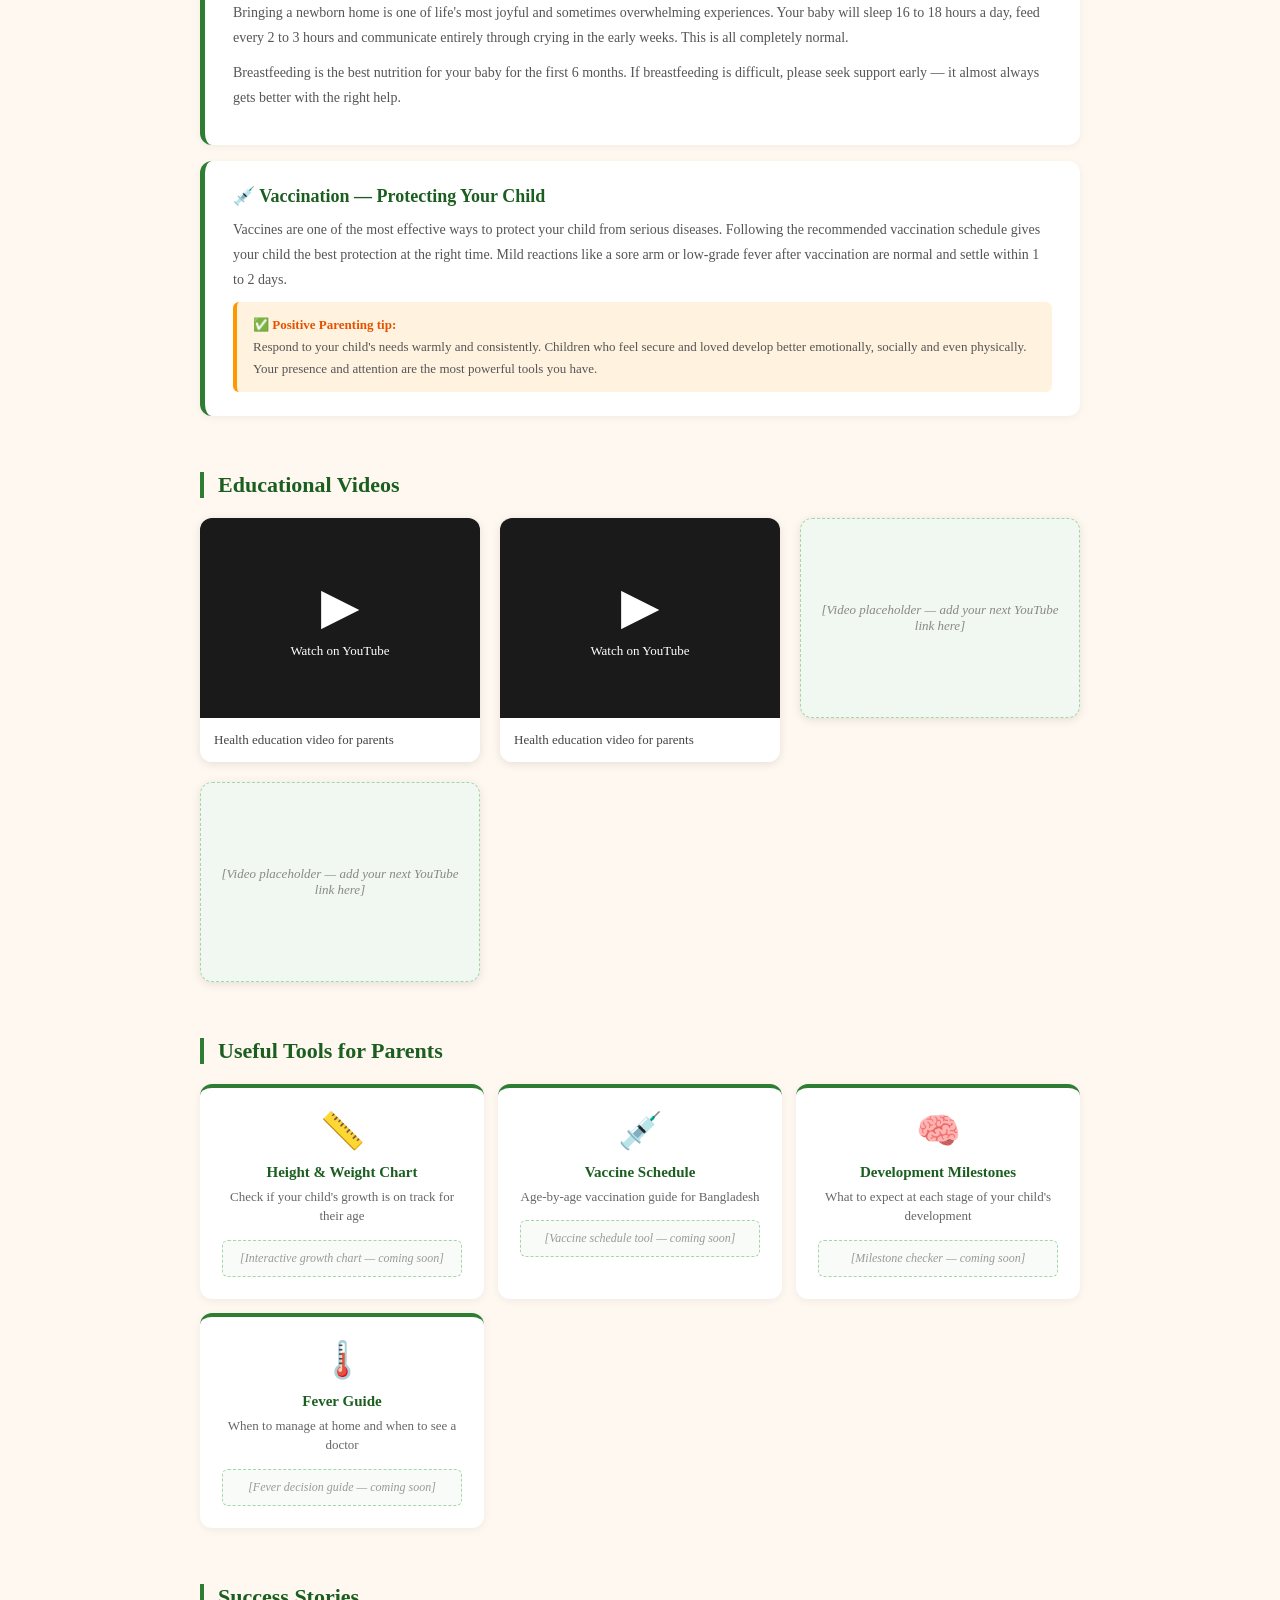
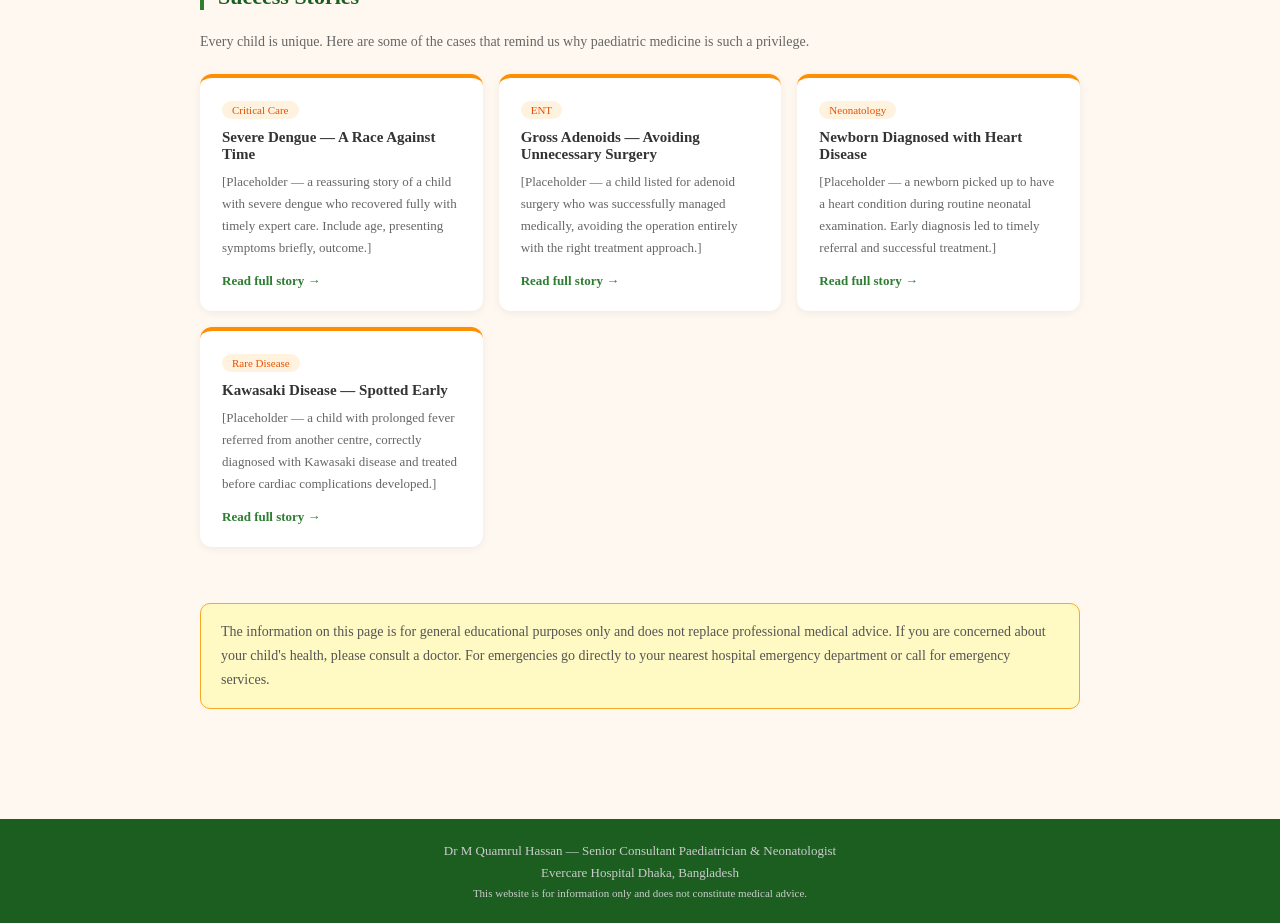
<file: parents.html>
<!DOCTYPE html>
<html lang="en">
<head>
  <meta charset="UTF-8">
  <meta name="viewport" content="width=device-width, initial-scale=1.0">
  <title>For Parents — Dr M Quamrul Hassan</title>
  <style>
    * { margin: 0; padding: 0; box-sizing: border-box; }
    body { font-family: Georgia, serif; background: #FFF8F0; color: #333; }
    nav {
      background: #2E7D32; padding: 14px 40px;
      display: flex; justify-content: space-between; align-items: center;
    }
    nav .logo { color: white; font-size: 18px; font-weight: bold; }
    nav ul { list-style: none; display: flex; gap: 24px; }
    nav ul li a { color: white; text-decoration: none; font-size: 14px; }
    nav ul li a:hover { text-decoration: underline; }

    .page-hero {
      background: linear-gradient(135deg, #E8F5E9, #FFF8F0);
      padding: 50px 40px; text-align: center;
    }
    .page-hero h1 { font-size: 36px; color: #1B5E20; margin-bottom: 10px; }
    .page-hero p {
      font-size: 17px; color: #555; max-width: 680px;
      margin: 0 auto; line-height: 1.8;
    }

    .content { max-width: 960px; margin: 0 auto; padding: 50px 40px; }

    .section { margin-bottom: 56px; }
    .section h2 {
      font-size: 22px; color: #1B5E20;
      border-left: 4px solid #2E7D32;
      padding-left: 14px; margin-bottom: 20px;
    }

    /* Topic cards */
    .topics-grid {
      display: grid;
      grid-template-columns: repeat(auto-fill, minmax(180px, 1fr));
      gap: 14px;
    }
    .topic-card {
      background: white; border-radius: 12px;
      padding: 20px 16px; text-align: center;
      box-shadow: 0 2px 8px rgba(0,0,0,0.06);
      cursor: pointer; transition: transform 0.2s;
      border-bottom: 3px solid #2E7D32;
      text-decoration: none; color: #333;
    }
    .topic-card:hover { transform: translateY(-3px); }
    .topic-card .icon { font-size: 30px; margin-bottom: 10px; }
    .topic-card h4 { font-size: 14px; color: #1B5E20; font-weight: bold; }
    .topic-card p { font-size: 12px; color: #888; margin-top: 4px; line-height: 1.4; }

    /* Topic detail boxes */
    .topic-detail {
      background: white; border-radius: 12px;
      padding: 24px 28px; margin-bottom: 16px;
      box-shadow: 0 2px 8px rgba(0,0,0,0.05);
      border-left: 5px solid #2E7D32;
    }
    .topic-detail h3 { font-size: 18px; color: #1B5E20; margin-bottom: 10px; }
    .topic-detail p { font-size: 14px; color: #555; line-height: 1.8; margin-bottom: 10px; }
    .topic-detail .when-worry {
      background: #FFF3E0; border-left: 4px solid #FF9800;
      padding: 12px 16px; border-radius: 6px;
      font-size: 13px; color: #555; line-height: 1.7;
    }
    .topic-detail .when-worry strong { color: #E65100; }

    /* FAQ */
    .faq-item {
      background: white; border-radius: 10px;
      margin-bottom: 10px; overflow: hidden;
      box-shadow: 0 1px 4px rgba(0,0,0,0.05);
    }
    .faq-q {
      padding: 16px 20px; font-size: 15px;
      color: #1B5E20; font-weight: bold; cursor: pointer;
      display: flex; justify-content: space-between;
      align-items: center;
    }
    .faq-q:hover { background: #F1F8F1; }
    .faq-a {
      padding: 0 20px 16px; font-size: 14px;
      color: #555; line-height: 1.8; display: none;
    }
    .faq-a.open { display: block; }

    /* Videos */
    .video-grid {
      display: grid;
      grid-template-columns: repeat(auto-fill, minmax(280px, 1fr));
      gap: 20px;
    }
    .video-container {
      border-radius: 12px; overflow: hidden;
      box-shadow: 0 2px 10px rgba(0,0,0,0.1);
    }
    .video-container iframe {
      width: 100%; height: 200px; border: none; display: block;
    }
    .video-label {
      background: white; padding: 12px 14px;
      font-size: 13px; color: #444; line-height: 1.5;
    }

    /* Tools */
    .tools-grid {
      display: grid;
      grid-template-columns: repeat(auto-fill, minmax(220px, 1fr));
      gap: 14px;
    }
    .tool-card {
      background: white; border-radius: 12px;
      padding: 22px; text-align: center;
      box-shadow: 0 2px 8px rgba(0,0,0,0.06);
      border-top: 4px solid #2E7D32;
    }
    .tool-card .icon { font-size: 36px; margin-bottom: 12px; }
    .tool-card h4 { font-size: 15px; color: #1B5E20; margin-bottom: 6px; }
    .tool-card p { font-size: 13px; color: #666; margin-bottom: 14px; line-height: 1.5; }
    .tool-btn {
      background: #2E7D32; color: white;
      padding: 8px 20px; border-radius: 20px;
      text-decoration: none; font-size: 13px;
      display: inline-block;
    }
    .placeholder-tool {
      background: #F9FBF9; border: 1px dashed #A5D6A7;
      border-radius: 6px; padding: 10px;
      font-size: 12px; color: #999; font-style: italic;
    }

    /* Success stories */
    .stories-grid {
      display: grid;
      grid-template-columns: repeat(auto-fill, minmax(260px, 1fr));
      gap: 16px;
    }
    .story-card {
      background: white; border-radius: 12px;
      padding: 22px; box-shadow: 0 2px 8px rgba(0,0,0,0.06);
      border-top: 4px solid #FF8F00;
    }
    .story-card .tag {
      font-size: 11px; background: #FFF3E0;
      color: #E65100; padding: 3px 10px;
      border-radius: 10px; display: inline-block;
      margin-bottom: 10px;
    }
    .story-card h4 { font-size: 15px; color: #333; margin-bottom: 8px; }
    .story-card p { font-size: 13px; color: #666; line-height: 1.7; margin-bottom: 12px; }
    .story-card a {
      font-size: 13px; color: #2E7D32;
      text-decoration: none; font-weight: bold;
    }

    /* Notice */
    .notice {
      background: #FFF9C4; border: 1px solid #F9A825;
      border-radius: 10px; padding: 16px 20px;
      font-size: 14px; color: #555; line-height: 1.7;
      margin-top: 16px;
    }

    footer {
      background: #1B5E20; color: #ccc;
      text-align: center; padding: 24px;
      font-size: 13px; margin-top: 60px;
    }
  </style>
</head>
<body>

  <nav>
    <div class="logo">Dr M Q Hassan</div>
    <ul>
      <li><a href="index.html">Home</a></li>
      <li><a href="about.html">About & CV</a></li>
      <li><a href="services.html">Services</a></li>
      <li><a href="parents.html">For Parents</a></li>
      <li><a href="doctors.html">For Doctors</a></li>
      <li><a href="resources.html">Resources</a></li>
      <li><a href="contact.html">Contact</a></li>
    </ul>
  </nav>

  <div class="page-hero">
    <h1>For Parents</h1>
    <p>You know your child best. We are here to support you with clear,
    honest and reassuring information — so you can make the best decisions
    for your child's health and wellbeing.</p>
  </div>

  <div class="content">

    <!-- Health Topics Overview -->
    <div class="section">
      <h2>Common Health Topics</h2>
      <div class="topics-grid">
        <div class="topic-card">
          <div class="icon">🌡️</div>
          <h4>Fever</h4>
          <p>When to worry, when to wait</p>
        </div>
        <div class="topic-card">
          <div class="icon">😮‍💨</div>
          <h4>Cough</h4>
          <p>Types, causes and care</p>
        </div>
        <div class="topic-card">
          <div class="icon">🚽</div>
          <h4>Diarrhoea</h4>
          <p>Managing dehydration safely</p>
        </div>
        <div class="topic-card">
          <div class="icon">🔴</div>
          <h4>Rashes</h4>
          <p>Common and serious rashes</p>
        </div>
        <div class="topic-card">
          <div class="icon">🤢</div>
          <h4>Tummy Pain</h4>
          <p>Causes and red flags</p>
        </div>
        <div class="topic-card">
          <div class="icon">🦵</div>
          <h4>Limping</h4>
          <p>When limping needs attention</p>
        </div>
        <div class="topic-card">
          <div class="icon">⚡</div>
          <h4>Convulsion</h4>
          <p>What to do during a seizure</p>
        </div>
        <div class="topic-card">
          <div class="icon">📏</div>
          <h4>Not Growing Well</h4>
          <p>Growth assessment and support</p>
        </div>
        <div class="topic-card">
          <div class="icon">🍽️</div>
          <h4>Not Eating</h4>
          <p>Feeding difficulties in children</p>
        </div>
        <div class="topic-card">
          <div class="icon">📊</div>
          <h4>Growth Parameters</h4>
          <p>Height, weight and head circumference</p>
        </div>
        <div class="topic-card">
          <div class="icon">🧠</div>
          <h4>Development</h4>
          <p>Milestones from birth to school</p>
        </div>
        <div class="topic-card">
          <div class="icon">👶</div>
          <h4>Newborn Care</h4>
          <p>First weeks at home</p>
        </div>
      </div>
    </div>

    <!-- Topic detail: Fever -->
    <div class="section">
      <h2>Understanding Fever</h2>
      <div class="topic-detail">
        <h3>🌡️ What is fever and why does it happen?</h3>
        <p>Fever is a body temperature above 38°C (100.4°F). It is not a disease — it is your child's immune system fighting an infection. Most fevers in children are caused by viral infections and will settle on their own within 3 to 5 days.</p>
        <p>Giving paracetamol or ibuprofen helps your child feel more comfortable but does not treat the underlying cause. Keep your child well hydrated and comfortable.</p>
        <div class="when-worry">
          <strong>⚠️ Seek immediate medical attention if your child has fever AND:</strong><br>
          • Is under 3 months old with any fever<br>
          • Has a rash that does not fade when pressed<br>
          • Is unusually drowsy, floppy or difficult to wake<br>
          • Has a febrile convulsion (fit)<br>
          • Has difficulty breathing<br>
          • Fever lasts more than 5 days
        </div>
      </div>

      <!-- FAQ: Fever -->
      <div class="faq-item">
        <div class="faq-q" onclick="toggleFaq(this)">
          My child has a fever of 39°C. Should I go to hospital immediately? <span>+</span>
        </div>
        <div class="faq-a">
          Not necessarily. A temperature of 39°C in an otherwise alert, playful child who is drinking fluids is usually manageable at home with paracetamol and plenty of fluids. Watch for the warning signs above. If in doubt, call your doctor.
        </div>
      </div>
      <div class="faq-item">
        <div class="faq-q" onclick="toggleFaq(this)">
          Should I alternate paracetamol and ibuprofen? <span>+</span>
        </div>
        <div class="faq-a">
          You can use paracetamol and ibuprofen separately following the correct doses and intervals for each. Alternating can be helpful if one alone is not controlling discomfort. Always follow the dosing instructions carefully and consult your doctor if unsure.
        </div>
      </div>
      <div class="faq-item">
        <div class="faq-q" onclick="toggleFaq(this)">
          Can fever cause brain damage? <span>+</span>
        </div>
        <div class="faq-a">
          Fever itself — even a high fever — does not cause brain damage. The rare risk of brain injury comes from the underlying cause of the fever, such as meningitis, not from the fever itself. Febrile convulsions, while frightening, are also generally harmless and do not cause brain damage.
        </div>
      </div>
    </div>

    <!-- Common care topics -->
    <div class="section">
      <h2>Common Care Guides</h2>
      <div class="topic-detail">
        <h3>👶 Newborn Care — The First Weeks</h3>
        <p>Bringing a newborn home is one of life's most joyful and sometimes overwhelming experiences. Your baby will sleep 16 to 18 hours a day, feed every 2 to 3 hours and communicate entirely through crying in the early weeks. This is all completely normal.</p>
        <p>Breastfeeding is the best nutrition for your baby for the first 6 months. If breastfeeding is difficult, please seek support early — it almost always gets better with the right help.</p>
      </div>
      <div class="topic-detail">
        <h3>💉 Vaccination — Protecting Your Child</h3>
        <p>Vaccines are one of the most effective ways to protect your child from serious diseases. Following the recommended vaccination schedule gives your child the best protection at the right time. Mild reactions like a sore arm or low-grade fever after vaccination are normal and settle within 1 to 2 days.</p>
        <div class="when-worry">
          <strong>✅ Positive Parenting tip:</strong><br>
          Respond to your child's needs warmly and consistently. Children who feel secure and loved develop better emotionally, socially and even physically. Your presence and attention are the most powerful tools you have.
        </div>
      </div>
    </div>

    <!-- Videos -->
    <div class="section">
      <h2>Educational Videos</h2>
      <div class="video-grid">
        <div class="video-container">
          <a href="https://www.youtube.com/watch?v=Ru4CDO-boeA" target="_blank"
            style="display:block; background:#1a1a1a; height:200px; display:flex; align-items:center; justify-content:center; text-decoration:none;">
            <div style="text-align:center; color:white;">
              <div style="font-size:50px;">▶</div>
              <div style="font-size:13px; margin-top:8px;">Watch on YouTube</div>
            </div>
          </a>
          <div class="video-label">Health education video for parents</div>
        </div>
        <div class="video-container">
          <a href="https://www.youtube.com/watch?v=wFpxkJ_7a24" target="_blank"
            style="display:block; background:#1a1a1a; height:200px; display:flex; align-items:center; justify-content:center; text-decoration:none;">
            <div style="text-align:center; color:white;">
              <div style="font-size:50px;">▶</div>
              <div style="font-size:13px; margin-top:8px;">Watch on YouTube</div>
            </div>
          </a>
          <div class="video-label">Health education video for parents</div>
        </div>
        <div class="video-container" style="background:#F1F8F1; display:flex; align-items:center; justify-content:center; height:200px; border-radius:12px; border: 1px dashed #A5D6A7;">
          <div style="text-align:center; color:#888; font-size:13px; font-style:italic; padding:20px;">
            [Video placeholder — add your next YouTube link here]
          </div>
        </div>
        <div class="video-container" style="background:#F1F8F1; display:flex; align-items:center; justify-content:center; height:200px; border-radius:12px; border: 1px dashed #A5D6A7;">
          <div style="text-align:center; color:#888; font-size:13px; font-style:italic; padding:20px;">
            [Video placeholder — add your next YouTube link here]
          </div>
        </div>
      </div>
    </div>

    <!-- Tools -->
    <div class="section">
      <h2>Useful Tools for Parents</h2>
      <div class="tools-grid">
        <div class="tool-card">
          <div class="icon">📏</div>
          <h4>Height & Weight Chart</h4>
          <p>Check if your child's growth is on track for their age</p>
          <div class="placeholder-tool">[Interactive growth chart — coming soon]</div>
        </div>
        <div class="tool-card">
          <div class="icon">💉</div>
          <h4>Vaccine Schedule</h4>
          <p>Age-by-age vaccination guide for Bangladesh</p>
          <div class="placeholder-tool">[Vaccine schedule tool — coming soon]</div>
        </div>
        <div class="tool-card">
          <div class="icon">🧠</div>
          <h4>Development Milestones</h4>
          <p>What to expect at each stage of your child's development</p>
          <div class="placeholder-tool">[Milestone checker — coming soon]</div>
        </div>
        <div class="tool-card">
          <div class="icon">🌡️</div>
          <h4>Fever Guide</h4>
          <p>When to manage at home and when to see a doctor</p>
          <div class="placeholder-tool">[Fever decision guide — coming soon]</div>
        </div>
      </div>
    </div>

    <!-- Success stories -->
    <div class="section">
      <h2>Success Stories</h2>
      <p style="font-size:14px; color:#666; margin-bottom:20px; line-height:1.7;">
        Every child is unique. Here are some of the cases that remind us why
        paediatric medicine is such a privilege.
      </p>
      <div class="stories-grid">
        <div class="story-card">
          <span class="tag">Critical Care</span>
          <h4>Severe Dengue — A Race Against Time</h4>
          <p>[Placeholder — a reassuring story of a child with severe dengue who recovered fully with timely expert care. Include age, presenting symptoms briefly, outcome.]</p>
          <a href="#">Read full story →</a>
        </div>
        <div class="story-card">
          <span class="tag">ENT</span>
          <h4>Gross Adenoids — Avoiding Unnecessary Surgery</h4>
          <p>[Placeholder — a child listed for adenoid surgery who was successfully managed medically, avoiding the operation entirely with the right treatment approach.]</p>
          <a href="#">Read full story →</a>
        </div>
        <div class="story-card">
          <span class="tag">Neonatology</span>
          <h4>Newborn Diagnosed with Heart Disease</h4>
          <p>[Placeholder — a newborn picked up to have a heart condition during routine neonatal examination. Early diagnosis led to timely referral and successful treatment.]</p>
          <a href="#">Read full story →</a>
        </div>
        <div class="story-card">
          <span class="tag">Rare Disease</span>
          <h4>Kawasaki Disease — Spotted Early</h4>
          <p>[Placeholder — a child with prolonged fever referred from another centre, correctly diagnosed with Kawasaki disease and treated before cardiac complications developed.]</p>
          <a href="#">Read full story →</a>
        </div>
      </div>
    </div>

    <div class="notice">
      The information on this page is for general educational purposes only and does not
      replace professional medical advice. If you are concerned about your child's health,
      please consult a doctor. For emergencies go directly to your nearest hospital
      emergency department or call for emergency services.
    </div>

  </div>

  <footer>
    <p>Dr M Quamrul Hassan — Senior Consultant Paediatrician & Neonatologist</p>
    <p style="margin-top:6px;">Evercare Hospital Dhaka, Bangladesh</p>
    <p style="margin-top:6px; font-size:11px;">This website is for information only and does not constitute medical advice.</p>
  </footer>

  <script>
    function toggleFaq(el) {
      const answer = el.nextElementSibling;
      const sign = el.querySelector('span');
      answer.classList.toggle('open');
      sign.textContent = answer.classList.contains('open') ? '−' : '+';
    }
  </script>

</body>
</html>
</file>
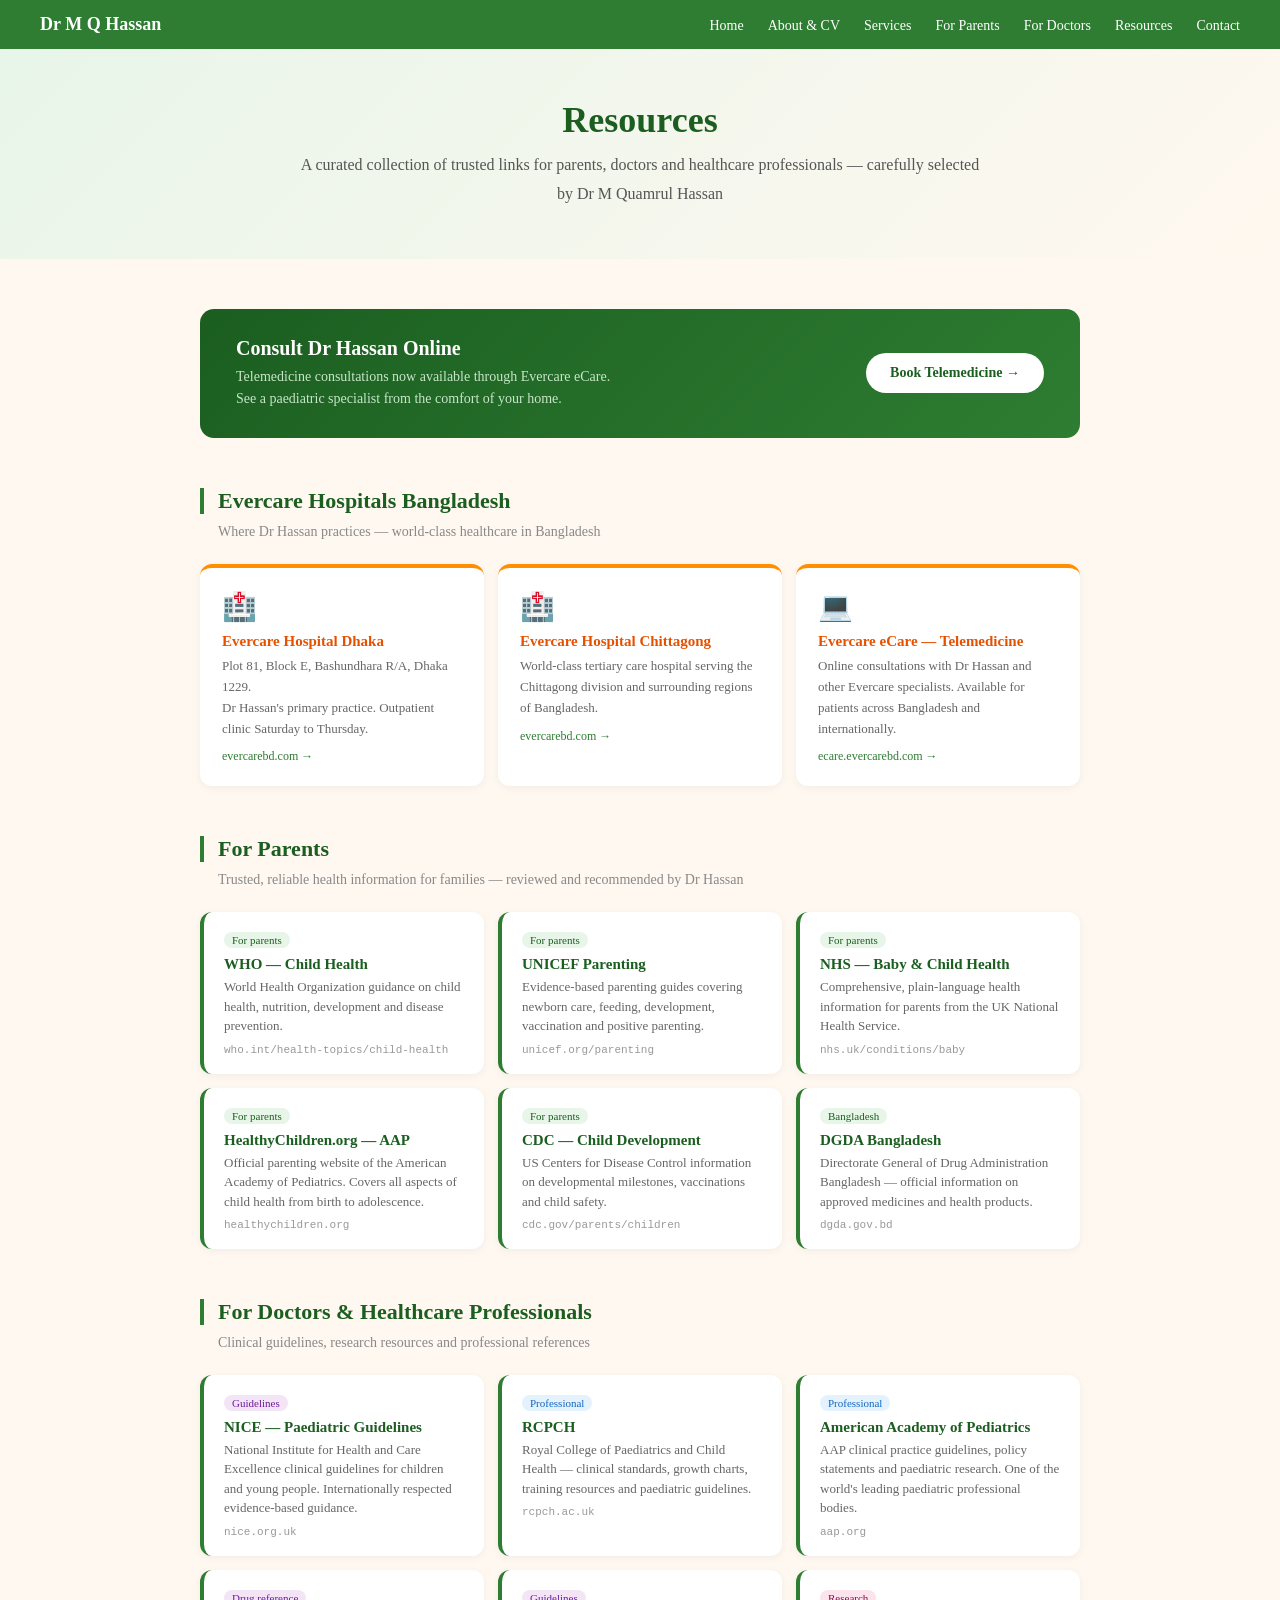
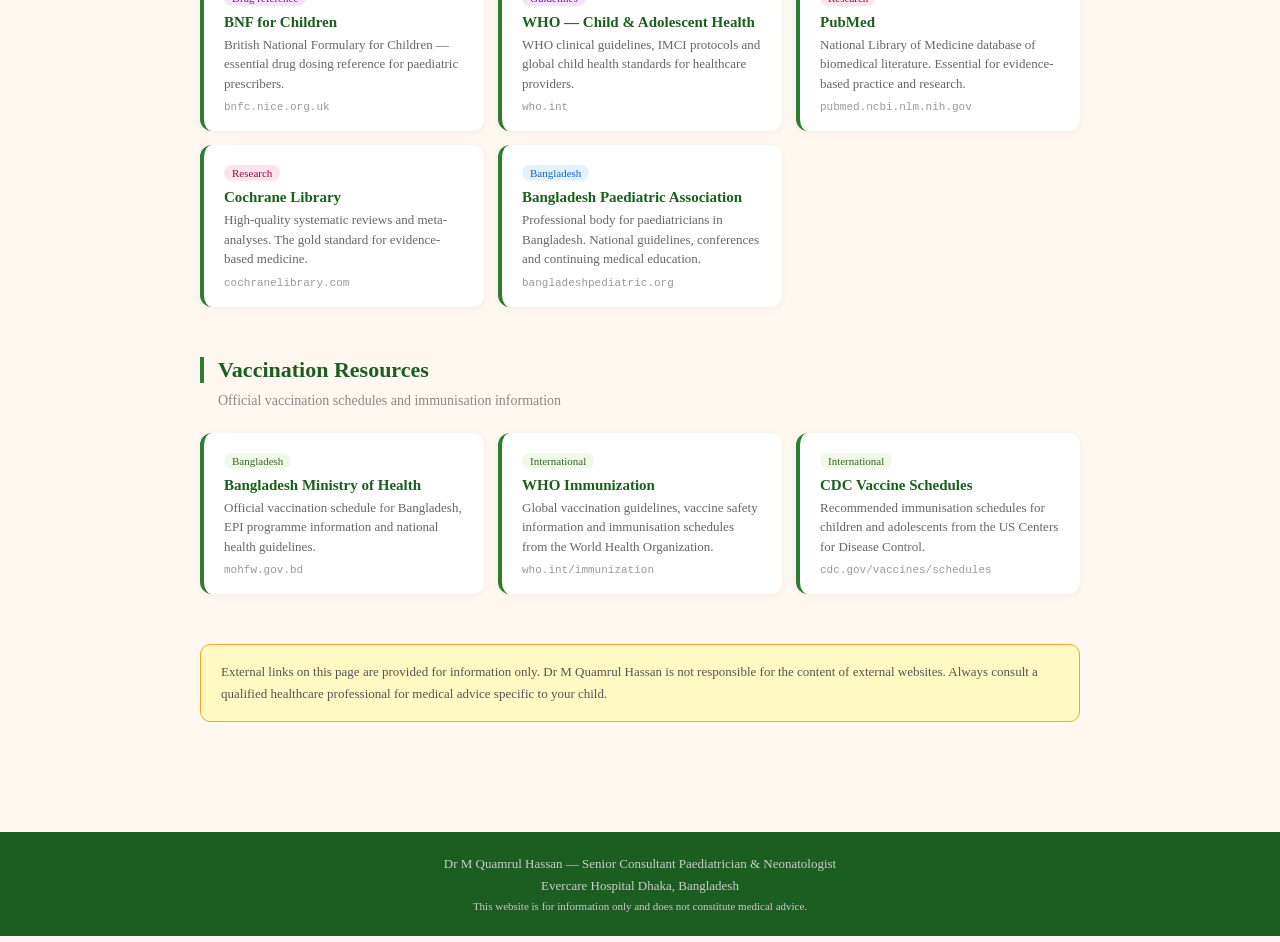
<file: resources.html>
<!DOCTYPE html>
<html lang="en">
<head>
  <meta charset="UTF-8">
  <meta name="viewport" content="width=device-width, initial-scale=1.0">
  <title>Resources — Dr M Quamrul Hassan</title>
  <style>
    * { margin: 0; padding: 0; box-sizing: border-box; }
    body { font-family: Georgia, serif; background: #FFF8F0; color: #333; }
    nav {
      background: #2E7D32; padding: 14px 40px;
      display: flex; justify-content: space-between; align-items: center;
    }
    nav .logo { color: white; font-size: 18px; font-weight: bold; }
    nav ul { list-style: none; display: flex; gap: 24px; }
    nav ul li a { color: white; text-decoration: none; font-size: 14px; }
    nav ul li a:hover { text-decoration: underline; }

    .page-hero {
      background: linear-gradient(135deg, #E8F5E9, #FFF8F0);
      padding: 50px 40px; text-align: center;
    }
    .page-hero h1 { font-size: 36px; color: #1B5E20; margin-bottom: 10px; }
    .page-hero p {
      font-size: 16px; color: #555; max-width: 680px;
      margin: 0 auto; line-height: 1.8;
    }

    .content { max-width: 960px; margin: 0 auto; padding: 50px 40px; }

    .section { margin-bottom: 50px; }
    .section h2 {
      font-size: 22px; color: #1B5E20;
      border-left: 4px solid #2E7D32;
      padding-left: 14px; margin-bottom: 6px;
    }
    .section-intro {
      font-size: 14px; color: #888;
      margin-bottom: 20px; padding-left: 18px;
      line-height: 1.7;
    }

    /* Telemedicine banner */
    .tele-banner {
      background: linear-gradient(135deg, #1B5E20, #2E7D32);
      border-radius: 14px; padding: 28px 36px;
      display: flex; justify-content: space-between;
      align-items: center; flex-wrap: wrap; gap: 16px;
      margin-bottom: 50px; text-decoration: none;
      transition: opacity 0.2s;
    }
    .tele-banner:hover { opacity: 0.92; }
    .tele-banner h3 { font-size: 20px; color: white; margin-bottom: 6px; }
    .tele-banner p { font-size: 14px; color: #C8E6C9; line-height: 1.6; }
    .tele-btn {
      background: white; color: #1B5E20;
      padding: 12px 24px; border-radius: 30px;
      font-size: 14px; font-weight: bold;
      white-space: nowrap; text-decoration: none;
    }

    /* Resource cards */
    .resource-grid {
      display: grid;
      grid-template-columns: repeat(auto-fill, minmax(280px, 1fr));
      gap: 14px;
    }
    .resource-card {
      background: white; border-radius: 12px;
      padding: 18px 20px;
      box-shadow: 0 2px 8px rgba(0,0,0,0.05);
      border-left: 4px solid #2E7D32;
      text-decoration: none; color: #333;
      display: block; transition: transform 0.2s;
    }
    .resource-card:hover { transform: translateY(-3px); }
    .resource-card .tag {
      font-size: 11px; padding: 2px 8px;
      border-radius: 10px; display: inline-block;
      margin-bottom: 8px;
    }
    .tag-parent { background: #E8F5E9; color: #1B5E20; }
    .tag-doctor { background: #E3F2FD; color: #1565C0; }
    .tag-hospital { background: #FFF3E0; color: #E65100; }
    .tag-guideline { background: #F3E5F5; color: #6A1B9A; }
    .tag-research { background: #FCE4EC; color: #880E4F; }
    .tag-both { background: #F1F8E9; color: #33691E; }
    .resource-card h4 { font-size: 15px; color: #1B5E20; margin-bottom: 4px; }
    .resource-card p { font-size: 13px; color: #666; line-height: 1.5; }
    .resource-card .url {
      font-size: 11px; color: #999; margin-top: 8px;
      font-family: monospace; word-break: break-all;
    }

    /* Hospital section */
    .hospital-grid {
      display: grid;
      grid-template-columns: repeat(auto-fill, minmax(280px, 1fr));
      gap: 14px;
    }
    .hospital-card {
      background: white; border-radius: 12px;
      padding: 22px; box-shadow: 0 2px 8px rgba(0,0,0,0.05);
      border-top: 4px solid #FF8F00;
      text-decoration: none; color: #333;
      display: block; transition: transform 0.2s;
    }
    .hospital-card:hover { transform: translateY(-3px); }
    .hospital-card .icon { font-size: 28px; margin-bottom: 10px; }
    .hospital-card h4 { font-size: 15px; color: #E65100; margin-bottom: 6px; }
    .hospital-card p { font-size: 13px; color: #666; line-height: 1.6; }
    .hospital-card .link {
      font-size: 12px; color: #2E7D32;
      margin-top: 10px; display: block;
    }

    /* Disclaimer */
    .notice {
      background: #FFF9C4; border: 1px solid #F9A825;
      border-radius: 10px; padding: 16px 20px;
      font-size: 13px; color: #555; line-height: 1.7;
      margin-top: 10px;
    }

    footer {
      background: #1B5E20; color: #ccc;
      text-align: center; padding: 24px;
      font-size: 13px; margin-top: 60px;
    }
  </style>
</head>
<body>

  <nav>
    <div class="logo">Dr M Q Hassan</div>
    <ul>
      <li><a href="index.html">Home</a></li>
      <li><a href="about.html">About & CV</a></li>
      <li><a href="services.html">Services</a></li>
      <li><a href="parents.html">For Parents</a></li>
      <li><a href="doctors.html">For Doctors</a></li>
      <li><a href="resources.html">Resources</a></li>
      <li><a href="contact.html">Contact</a></li>
    </ul>
  </nav>

  <div class="page-hero">
    <h1>Resources</h1>
    <p>A curated collection of trusted links for parents, doctors and
    healthcare professionals — carefully selected by Dr M Quamrul Hassan</p>
  </div>

  <div class="content">

    <!-- Telemedicine banner -->
    <a href="https://ecare.evercarebd.com/" target="_blank" class="tele-banner">
      <div>
        <h3>Consult Dr Hassan Online</h3>
        <p>Telemedicine consultations now available through Evercare eCare.<br>
        See a paediatric specialist from the comfort of your home.</p>
      </div>
      <div class="tele-btn">Book Telemedicine →</div>
    </a>

    <!-- Evercare Hospitals -->
    <div class="section">
      <h2>Evercare Hospitals Bangladesh</h2>
      <p class="section-intro">Where Dr Hassan practices — world-class healthcare in Bangladesh</p>
      <div class="hospital-grid">
        <a href="https://www.evercarebd.com/" target="_blank" class="hospital-card">
          <div class="icon">🏥</div>
          <h4>Evercare Hospital Dhaka</h4>
          <p>Plot 81, Block E, Bashundhara R/A, Dhaka 1229.<br>
          Dr Hassan's primary practice. Outpatient clinic Saturday to Thursday.</p>
          <span class="link">evercarebd.com →</span>
        </a>
        <a href="https://www.evercarebd.com/evercare-hospital-chattogram/" target="_blank" class="hospital-card">
          <div class="icon">🏥</div>
          <h4>Evercare Hospital Chittagong</h4>
          <p>World-class tertiary care hospital serving the Chittagong division and surrounding regions of Bangladesh.</p>
          <span class="link">evercarebd.com →</span>
        </a>
        <a href="https://ecare.evercarebd.com/" target="_blank" class="hospital-card">
          <div class="icon">💻</div>
          <h4>Evercare eCare — Telemedicine</h4>
          <p>Online consultations with Dr Hassan and other Evercare specialists. Available for patients across Bangladesh and internationally.</p>
          <span class="link">ecare.evercarebd.com →</span>
        </a>
      </div>
    </div>

    <!-- For Parents -->
    <div class="section">
      <h2>For Parents</h2>
      <p class="section-intro">Trusted, reliable health information for families — reviewed and recommended by Dr Hassan</p>
      <div class="resource-grid">

        <a href="https://www.who.int/health-topics/child-health" target="_blank" class="resource-card">
          <span class="tag tag-parent">For parents</span>
          <h4>WHO — Child Health</h4>
          <p>World Health Organization guidance on child health, nutrition, development and disease prevention.</p>
          <div class="url">who.int/health-topics/child-health</div>
        </a>

        <a href="https://www.unicef.org/parenting" target="_blank" class="resource-card">
          <span class="tag tag-parent">For parents</span>
          <h4>UNICEF Parenting</h4>
          <p>Evidence-based parenting guides covering newborn care, feeding, development, vaccination and positive parenting.</p>
          <div class="url">unicef.org/parenting</div>
        </a>

        <a href="https://www.nhs.uk/conditions/baby/" target="_blank" class="resource-card">
          <span class="tag tag-parent">For parents</span>
          <h4>NHS — Baby & Child Health</h4>
          <p>Comprehensive, plain-language health information for parents from the UK National Health Service.</p>
          <div class="url">nhs.uk/conditions/baby</div>
        </a>

        <a href="https://www.healthychildren.org" target="_blank" class="resource-card">
          <span class="tag tag-parent">For parents</span>
          <h4>HealthyChildren.org — AAP</h4>
          <p>Official parenting website of the American Academy of Pediatrics. Covers all aspects of child health from birth to adolescence.</p>
          <div class="url">healthychildren.org</div>
        </a>

        <a href="https://www.cdc.gov/parents/children/index.html" target="_blank" class="resource-card">
          <span class="tag tag-parent">For parents</span>
          <h4>CDC — Child Development</h4>
          <p>US Centers for Disease Control information on developmental milestones, vaccinations and child safety.</p>
          <div class="url">cdc.gov/parents/children</div>
        </a>

        <a href="https://www.dgda.gov.bd/" target="_blank" class="resource-card">
          <span class="tag tag-parent">Bangladesh</span>
          <h4>DGDA Bangladesh</h4>
          <p>Directorate General of Drug Administration Bangladesh — official information on approved medicines and health products.</p>
          <div class="url">dgda.gov.bd</div>
        </a>

      </div>
    </div>

    <!-- For Doctors -->
    <div class="section">
      <h2>For Doctors & Healthcare Professionals</h2>
      <p class="section-intro">Clinical guidelines, research resources and professional references</p>
      <div class="resource-grid">

        <a href="https://www.nice.org.uk/guidance/conditions-and-diseases/children-and-young-people" target="_blank" class="resource-card">
          <span class="tag tag-guideline">Guidelines</span>
          <h4>NICE — Paediatric Guidelines</h4>
          <p>National Institute for Health and Care Excellence clinical guidelines for children and young people. Internationally respected evidence-based guidance.</p>
          <div class="url">nice.org.uk</div>
        </a>

        <a href="https://www.rcpch.ac.uk/" target="_blank" class="resource-card">
          <span class="tag tag-doctor">Professional</span>
          <h4>RCPCH</h4>
          <p>Royal College of Paediatrics and Child Health — clinical standards, growth charts, training resources and paediatric guidelines.</p>
          <div class="url">rcpch.ac.uk</div>
        </a>

        <a href="https://www.aap.org/" target="_blank" class="resource-card">
          <span class="tag tag-doctor">Professional</span>
          <h4>American Academy of Pediatrics</h4>
          <p>AAP clinical practice guidelines, policy statements and paediatric research. One of the world's leading paediatric professional bodies.</p>
          <div class="url">aap.org</div>
        </a>

        <a href="https://bnfc.nice.org.uk/" target="_blank" class="resource-card">
          <span class="tag tag-guideline">Drug reference</span>
          <h4>BNF for Children</h4>
          <p>British National Formulary for Children — essential drug dosing reference for paediatric prescribers.</p>
          <div class="url">bnfc.nice.org.uk</div>
        </a>

        <a href="https://www.who.int/teams/maternal-newborn-child-adolescent-health-and-ageing" target="_blank" class="resource-card">
          <span class="tag tag-guideline">Guidelines</span>
          <h4>WHO — Child & Adolescent Health</h4>
          <p>WHO clinical guidelines, IMCI protocols and global child health standards for healthcare providers.</p>
          <div class="url">who.int</div>
        </a>

        <a href="https://pubmed.ncbi.nlm.nih.gov/" target="_blank" class="resource-card">
          <span class="tag tag-research">Research</span>
          <h4>PubMed</h4>
          <p>National Library of Medicine database of biomedical literature. Essential for evidence-based practice and research.</p>
          <div class="url">pubmed.ncbi.nlm.nih.gov</div>
        </a>

        <a href="https://www.cochranelibrary.com/" target="_blank" class="resource-card">
          <span class="tag tag-research">Research</span>
          <h4>Cochrane Library</h4>
          <p>High-quality systematic reviews and meta-analyses. The gold standard for evidence-based medicine.</p>
          <div class="url">cochranelibrary.com</div>
        </a>

        <a href="https://www.bangladeshpediatric.org/" target="_blank" class="resource-card">
          <span class="tag tag-doctor">Bangladesh</span>
          <h4>Bangladesh Paediatric Association</h4>
          <p>Professional body for paediatricians in Bangladesh. National guidelines, conferences and continuing medical education.</p>
          <div class="url">bangladeshpediatric.org</div>
        </a>

      </div>
    </div>

    <!-- Vaccination -->
    <div class="section">
      <h2>Vaccination Resources</h2>
      <p class="section-intro">Official vaccination schedules and immunisation information</p>
      <div class="resource-grid">

        <a href="https://www.mohfw.gov.bd/" target="_blank" class="resource-card">
          <span class="tag tag-both">Bangladesh</span>
          <h4>Bangladesh Ministry of Health</h4>
          <p>Official vaccination schedule for Bangladesh, EPI programme information and national health guidelines.</p>
          <div class="url">mohfw.gov.bd</div>
        </a>

        <a href="https://www.who.int/teams/immunization-vaccines-and-biologicals" target="_blank" class="resource-card">
          <span class="tag tag-both">International</span>
          <h4>WHO Immunization</h4>
          <p>Global vaccination guidelines, vaccine safety information and immunisation schedules from the World Health Organization.</p>
          <div class="url">who.int/immunization</div>
        </a>

        <a href="https://www.cdc.gov/vaccines/schedules/" target="_blank" class="resource-card">
          <span class="tag tag-both">International</span>
          <h4>CDC Vaccine Schedules</h4>
          <p>Recommended immunisation schedules for children and adolescents from the US Centers for Disease Control.</p>
          <div class="url">cdc.gov/vaccines/schedules</div>
        </a>

      </div>
    </div>

    <div class="notice">
      External links on this page are provided for information only. Dr M Quamrul Hassan
      is not responsible for the content of external websites. Always consult a qualified
      healthcare professional for medical advice specific to your child.
    </div>

  </div>

  <footer>
    <p>Dr M Quamrul Hassan — Senior Consultant Paediatrician & Neonatologist</p>
    <p style="margin-top:6px;">Evercare Hospital Dhaka, Bangladesh</p>
    <p style="margin-top:6px; font-size:11px;">This website is for information only and does not constitute medical advice.</p>
  </footer>

</body>
</html>
</file>
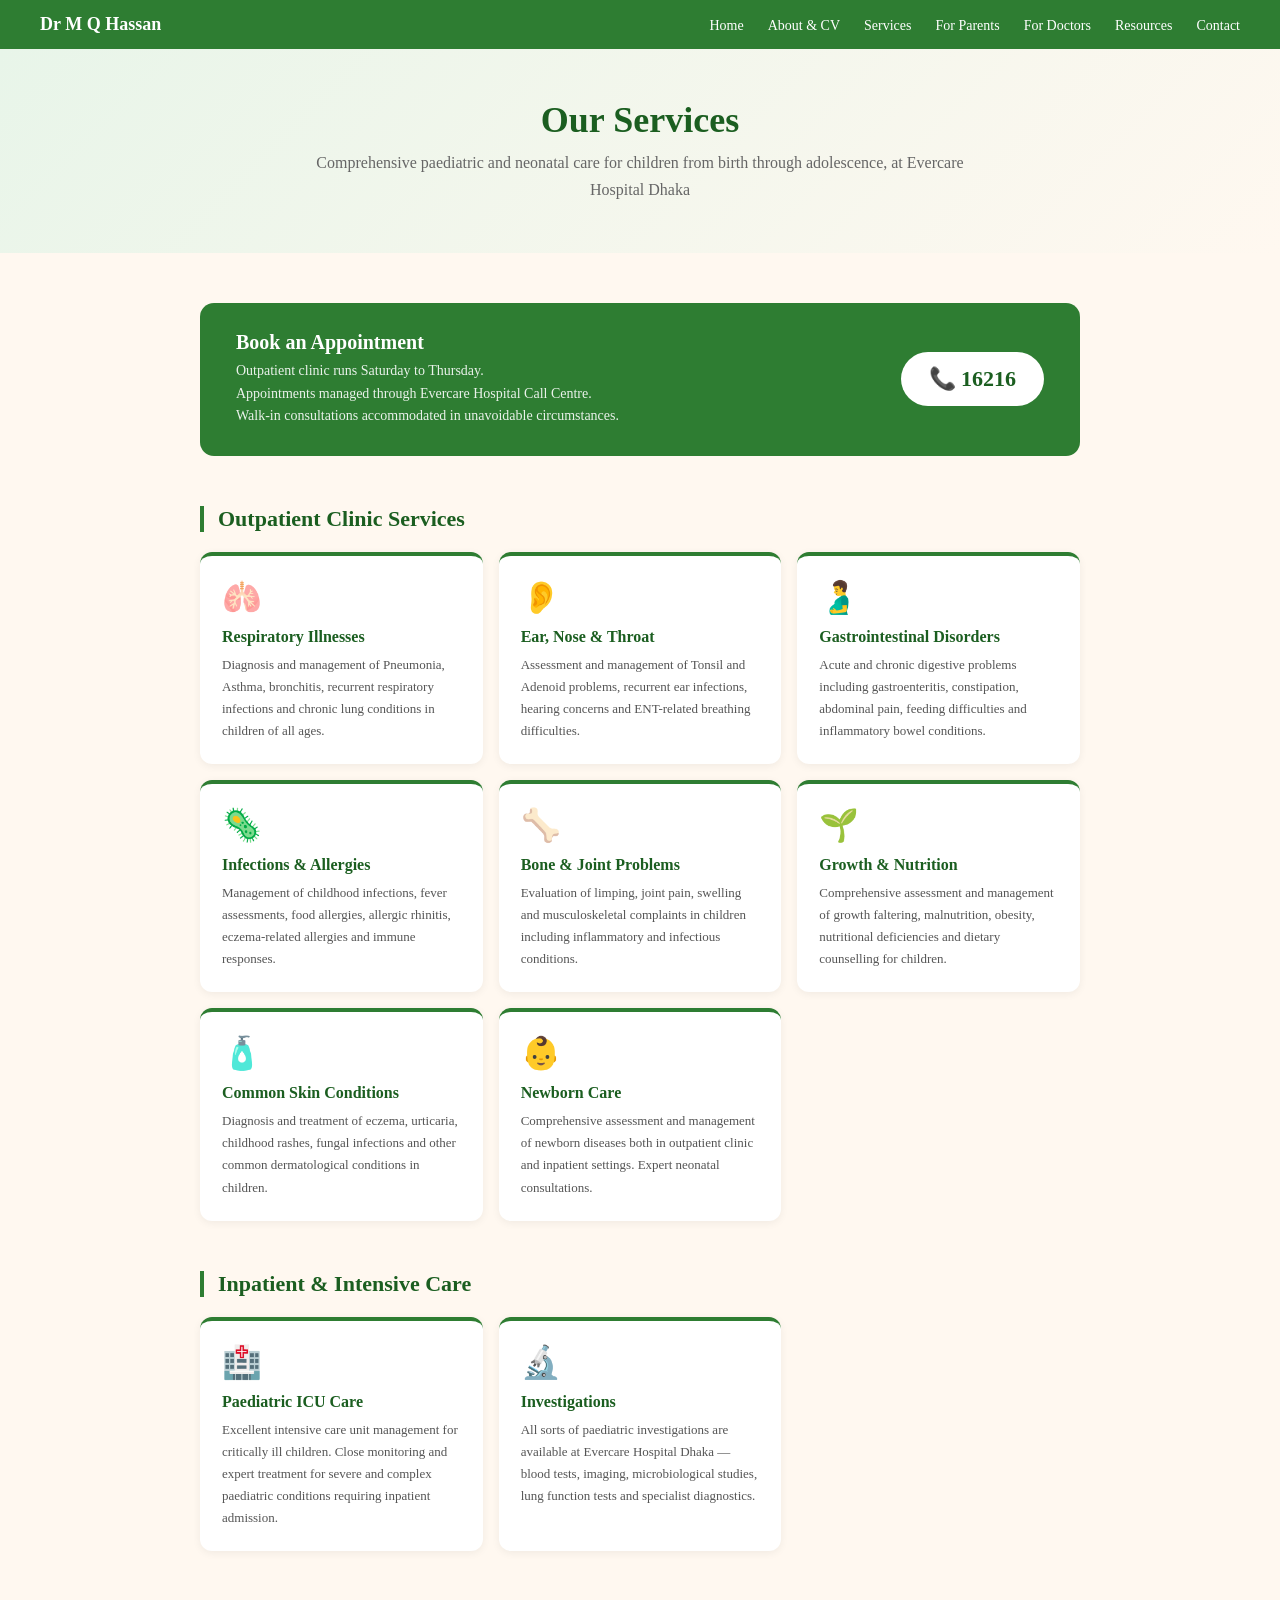
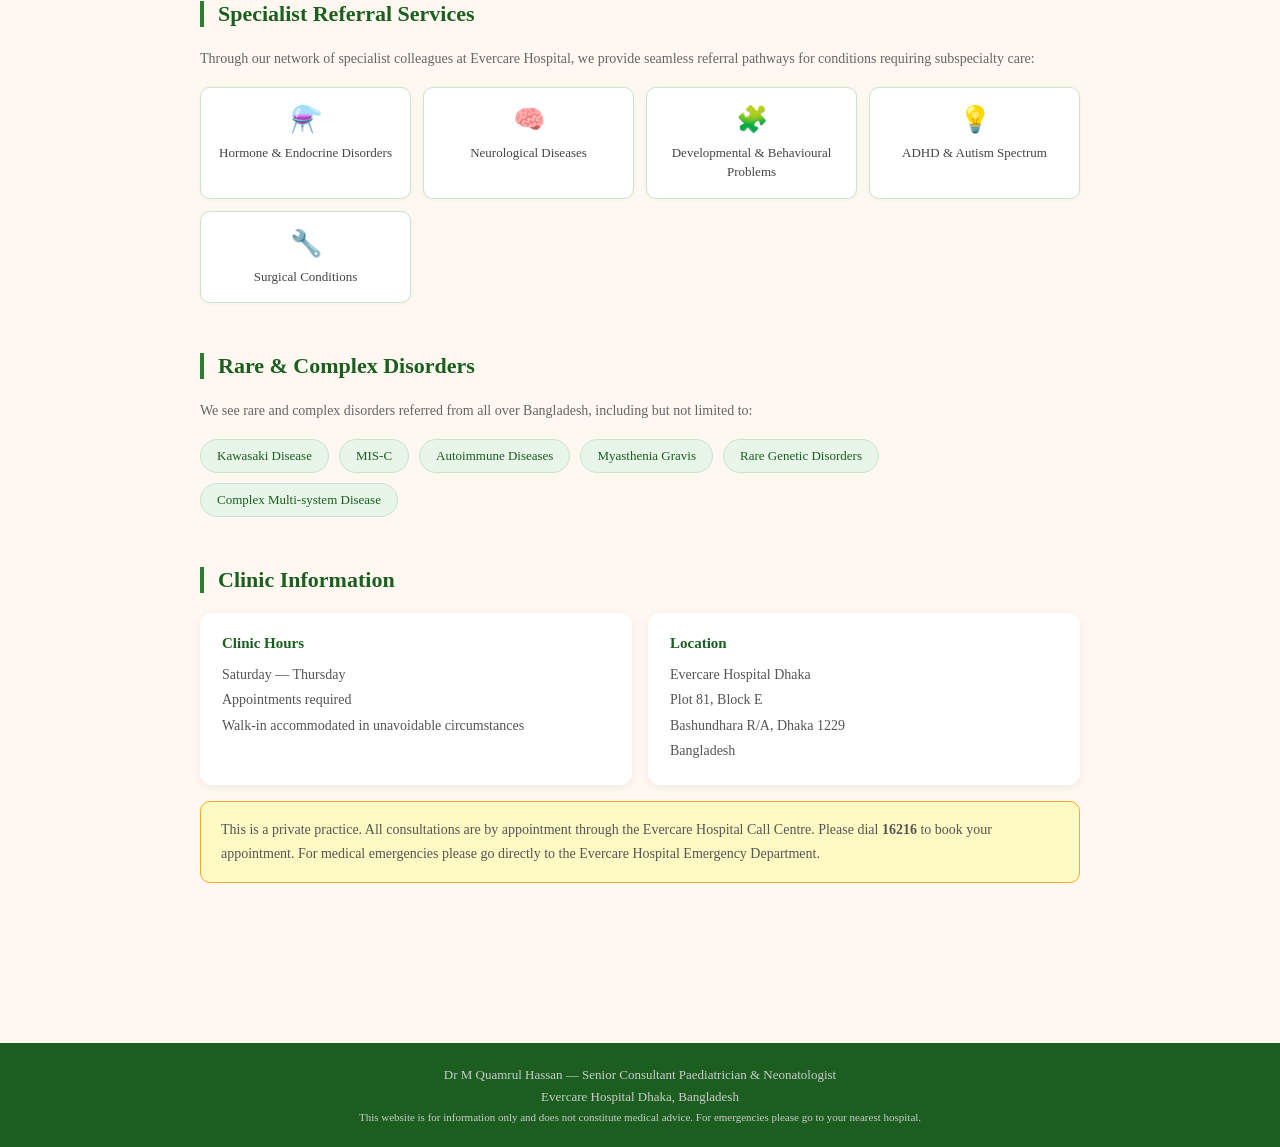
<file: services.html>
<!DOCTYPE html>
<html lang="en">
<head>
  <meta charset="UTF-8">
  <meta name="viewport" content="width=device-width, initial-scale=1.0">
  <title>Services — Dr M Quamrul Hassan</title>
  <style>
    * { margin: 0; padding: 0; box-sizing: border-box; }
    body { font-family: Georgia, serif; background: #FFF8F0; color: #333; }
    nav {
      background: #2E7D32; padding: 14px 40px;
      display: flex; justify-content: space-between; align-items: center;
    }
    nav .logo { color: white; font-size: 18px; font-weight: bold; }
    nav ul { list-style: none; display: flex; gap: 24px; }
    nav ul li a { color: white; text-decoration: none; font-size: 14px; }
    nav ul li a:hover { text-decoration: underline; }

    .page-hero {
      background: linear-gradient(135deg, #E8F5E9, #FFF8F0);
      padding: 50px 40px; text-align: center;
    }
    .page-hero h1 { font-size: 36px; color: #1B5E20; margin-bottom: 8px; }
    .page-hero p { font-size: 16px; color: #666; max-width: 650px; margin: 0 auto; line-height: 1.7; }

    .content { max-width: 960px; margin: 0 auto; padding: 50px 40px; }

    .section { margin-bottom: 50px; }
    .section h2 {
      font-size: 22px; color: #1B5E20;
      border-left: 4px solid #2E7D32;
      padding-left: 14px; margin-bottom: 20px;
    }

    /* Appointment banner */
    .appt-banner {
      background: #2E7D32; color: white;
      border-radius: 14px; padding: 28px 36px;
      display: flex; justify-content: space-between;
      align-items: center; flex-wrap: wrap; gap: 16px;
      margin-bottom: 50px;
    }
    .appt-banner h3 { font-size: 20px; margin-bottom: 6px; }
    .appt-banner p { font-size: 14px; opacity: 0.9; line-height: 1.6; }
    .appt-number {
      background: white; color: #1B5E20;
      padding: 14px 28px; border-radius: 30px;
      font-size: 22px; font-weight: bold;
      white-space: nowrap;
    }

    /* Service cards grid */
    .services-grid {
      display: grid;
      grid-template-columns: repeat(auto-fill, minmax(280px, 1fr));
      gap: 16px;
    }
    .service-card {
      background: white; border-radius: 12px;
      padding: 22px; box-shadow: 0 2px 8px rgba(0,0,0,0.06);
      border-top: 4px solid #2E7D32;
    }
    .service-card .icon { font-size: 32px; margin-bottom: 12px; }
    .service-card h4 { font-size: 16px; color: #1B5E20; margin-bottom: 8px; }
    .service-card p { font-size: 13px; color: #555; line-height: 1.7; }

    /* Referral section */
    .referral-grid {
      display: grid;
      grid-template-columns: repeat(auto-fill, minmax(200px, 1fr));
      gap: 12px;
    }
    .referral-card {
      background: white; border-radius: 10px;
      padding: 16px; text-align: center;
      border: 1px solid #C8E6C9;
      box-shadow: 0 1px 4px rgba(0,0,0,0.04);
    }
    .referral-card .icon { font-size: 26px; margin-bottom: 8px; }
    .referral-card p { font-size: 13px; color: #444; line-height: 1.5; }

    /* Rare disorders */
    .pills { display: flex; flex-wrap: wrap; gap: 10px; }
    .pill {
      background: #E8F5E9; color: #1B5E20;
      padding: 8px 16px; border-radius: 20px;
      font-size: 13px; border: 1px solid #C8E6C9;
    }

    /* Clinic info */
    .clinic-grid {
      display: grid; grid-template-columns: 1fr 1fr; gap: 16px;
    }
    .clinic-card {
      background: white; border-radius: 12px;
      padding: 22px; box-shadow: 0 2px 8px rgba(0,0,0,0.06);
    }
    .clinic-card h4 { font-size: 15px; color: #1B5E20; margin-bottom: 10px; }
    .clinic-card p { font-size: 14px; color: #555; line-height: 1.8; }

    /* Notice box */
    .notice {
      background: #FFF9C4; border: 1px solid #F9A825;
      border-radius: 10px; padding: 16px 20px;
      font-size: 14px; color: #555; line-height: 1.7;
      margin-top: 16px;
    }

    footer {
      background: #1B5E20; color: #ccc;
      text-align: center; padding: 24px;
      font-size: 13px; margin-top: 60px;
    }
  </style>
</head>
<body>

  <nav>
    <div class="logo">Dr M Q Hassan</div>
    <ul>
      <li><a href="index.html">Home</a></li>
      <li><a href="about.html">About & CV</a></li>
      <li><a href="services.html">Services</a></li>
      <li><a href="parents.html">For Parents</a></li>
      <li><a href="doctors.html">For Doctors</a></li>
      <li><a href="resources.html">Resources</a></li>
      <li><a href="contact.html">Contact</a></li>
    </ul>
  </nav>

  <div class="page-hero">
    <h1>Our Services</h1>
    <p>Comprehensive paediatric and neonatal care for children from birth through adolescence,
    at Evercare Hospital Dhaka</p>
  </div>

  <div class="content">

    <!-- Appointment banner -->
    <div class="appt-banner">
      <div>
        <h3>Book an Appointment</h3>
        <p>Outpatient clinic runs Saturday to Thursday.<br>
        Appointments managed through Evercare Hospital Call Centre.<br>
        Walk-in consultations accommodated in unavoidable circumstances.</p>
      </div>
      <div class="appt-number">📞 16216</div>
    </div>

    <!-- Core services -->
    <div class="section">
      <h2>Outpatient Clinic Services</h2>
      <div class="services-grid">

        <div class="service-card">
          <div class="icon">🫁</div>
          <h4>Respiratory Illnesses</h4>
          <p>Diagnosis and management of Pneumonia, Asthma, bronchitis, recurrent respiratory infections and chronic lung conditions in children of all ages.</p>
        </div>

        <div class="service-card">
          <div class="icon">👂</div>
          <h4>Ear, Nose & Throat</h4>
          <p>Assessment and management of Tonsil and Adenoid problems, recurrent ear infections, hearing concerns and ENT-related breathing difficulties.</p>
        </div>

        <div class="service-card">
          <div class="icon">🫃</div>
          <h4>Gastrointestinal Disorders</h4>
          <p>Acute and chronic digestive problems including gastroenteritis, constipation, abdominal pain, feeding difficulties and inflammatory bowel conditions.</p>
        </div>

        <div class="service-card">
          <div class="icon">🦠</div>
          <h4>Infections & Allergies</h4>
          <p>Management of childhood infections, fever assessments, food allergies, allergic rhinitis, eczema-related allergies and immune responses.</p>
        </div>

        <div class="service-card">
          <div class="icon">🦴</div>
          <h4>Bone & Joint Problems</h4>
          <p>Evaluation of limping, joint pain, swelling and musculoskeletal complaints in children including inflammatory and infectious conditions.</p>
        </div>

        <div class="service-card">
          <div class="icon">🌱</div>
          <h4>Growth & Nutrition</h4>
          <p>Comprehensive assessment and management of growth faltering, malnutrition, obesity, nutritional deficiencies and dietary counselling for children.</p>
        </div>

        <div class="service-card">
          <div class="icon">🧴</div>
          <h4>Common Skin Conditions</h4>
          <p>Diagnosis and treatment of eczema, urticaria, childhood rashes, fungal infections and other common dermatological conditions in children.</p>
        </div>

        <div class="service-card">
          <div class="icon">👶</div>
          <h4>Newborn Care</h4>
          <p>Comprehensive assessment and management of newborn diseases both in outpatient clinic and inpatient settings. Expert neonatal consultations.</p>
        </div>

      </div>
    </div>

    <!-- Inpatient & ICU -->
    <div class="section">
      <h2>Inpatient & Intensive Care</h2>
      <div class="services-grid">
        <div class="service-card">
          <div class="icon">🏥</div>
          <h4>Paediatric ICU Care</h4>
          <p>Excellent intensive care unit management for critically ill children. Close monitoring and expert treatment for severe and complex paediatric conditions requiring inpatient admission.</p>
        </div>
        <div class="service-card">
          <div class="icon">🔬</div>
          <h4>Investigations</h4>
          <p>All sorts of paediatric investigations are available at Evercare Hospital Dhaka — blood tests, imaging, microbiological studies, lung function tests and specialist diagnostics.</p>
        </div>
      </div>
    </div>

    <!-- Referral services -->
    <div class="section">
      <h2>Specialist Referral Services</h2>
      <p style="font-size:14px; color:#666; margin-bottom:16px; line-height:1.7;">
        Through our network of specialist colleagues at Evercare Hospital,
        we provide seamless referral pathways for conditions requiring subspecialty care:
      </p>
      <div class="referral-grid">
        <div class="referral-card">
          <div class="icon">⚗️</div>
          <p>Hormone & Endocrine Disorders</p>
        </div>
        <div class="referral-card">
          <div class="icon">🧠</div>
          <p>Neurological Diseases</p>
        </div>
        <div class="referral-card">
          <div class="icon">🧩</div>
          <p>Developmental & Behavioural Problems</p>
        </div>
        <div class="referral-card">
          <div class="icon">💡</div>
          <p>ADHD & Autism Spectrum</p>
        </div>
        <div class="referral-card">
          <div class="icon">🔧</div>
          <p>Surgical Conditions</p>
        </div>
      </div>
    </div>

    <!-- Rare disorders -->
    <div class="section">
      <h2>Rare & Complex Disorders</h2>
      <p style="font-size:14px; color:#666; margin-bottom:16px; line-height:1.7;">
        We see rare and complex disorders referred from all over Bangladesh,
        including but not limited to:
      </p>
      <div class="pills">
        <span class="pill">Kawasaki Disease</span>
        <span class="pill">MIS-C</span>
        <span class="pill">Autoimmune Diseases</span>
        <span class="pill">Myasthenia Gravis</span>
        <span class="pill">Rare Genetic Disorders</span>
        <span class="pill">Complex Multi-system Disease</span>
      </div>
    </div>

    <!-- Clinic info -->
    <div class="section">
      <h2>Clinic Information</h2>
      <div class="clinic-grid">
        <div class="clinic-card">
          <h4>Clinic Hours</h4>
          <p>
            Saturday — Thursday<br>
            Appointments required<br>
            Walk-in accommodated in unavoidable circumstances
          </p>
        </div>
        <div class="clinic-card">
          <h4>Location</h4>
          <p>
            Evercare Hospital Dhaka<br>
            Plot 81, Block E<br>
            Bashundhara R/A, Dhaka 1229<br>
            Bangladesh
          </p>
        </div>
      </div>
      <div class="notice">
        This is a private practice. All consultations are by appointment through the
        Evercare Hospital Call Centre. Please dial <strong>16216</strong> to book your appointment.
        For medical emergencies please go directly to the Evercare Hospital Emergency Department.
      </div>
    </div>

  </div>

  <footer>
    <p>Dr M Quamrul Hassan — Senior Consultant Paediatrician & Neonatologist</p>
    <p style="margin-top:6px;">Evercare Hospital Dhaka, Bangladesh</p>
    <p style="margin-top:6px; font-size:11px;">This website is for information only and does not constitute medical advice.
    For emergencies please go to your nearest hospital.</p>
  </footer>

</body>
</html>
</file>
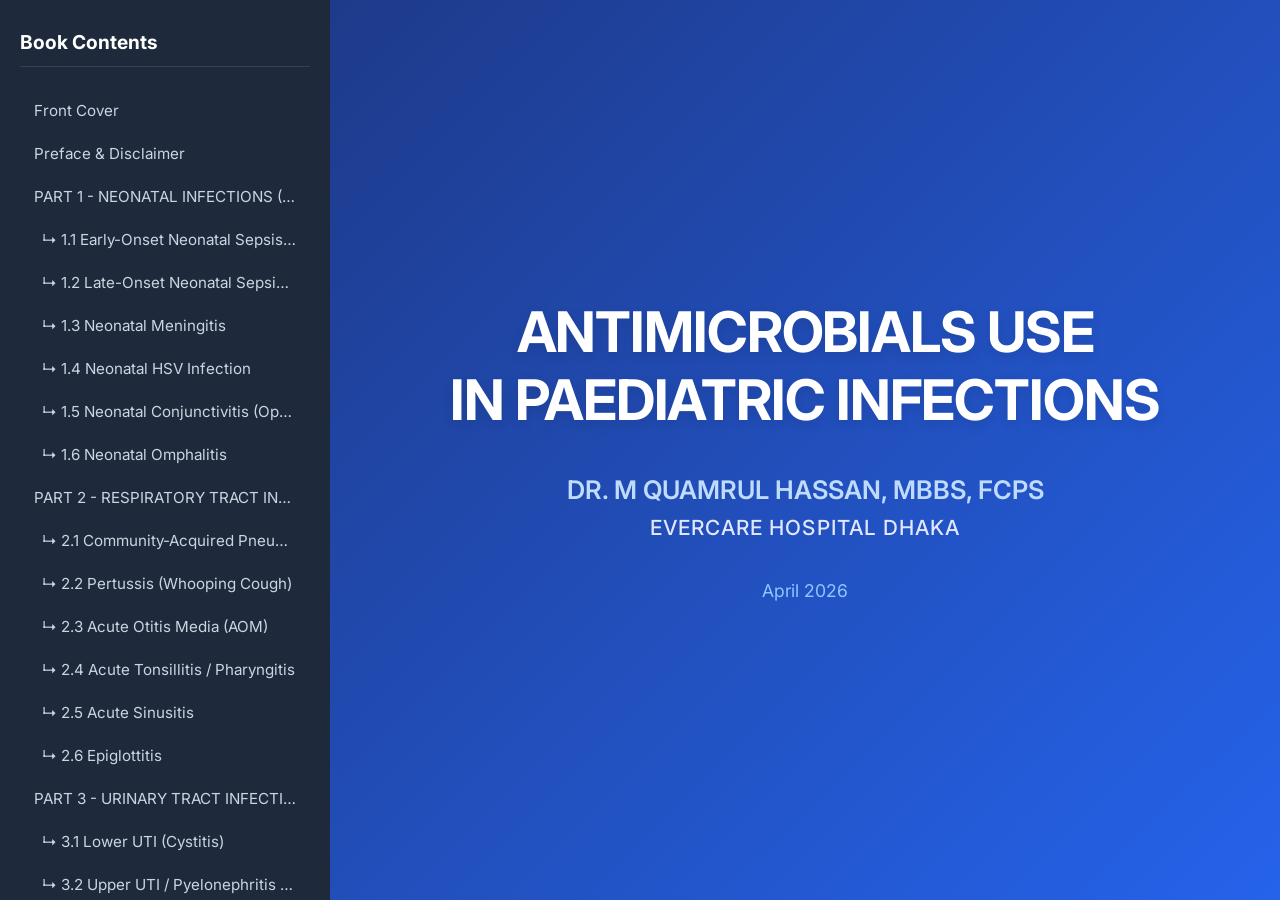
<file: Ebook/Paediatric_ABX_Guidelines.html>
<!DOCTYPE html>
<html lang="en">
<head>
<meta charset="UTF-8">
<meta name="viewport" content="width=device-width, initial-scale=1.0">
<title>Antimicrobials Use in Paediatric Infections</title>
<link href="https://fonts.googleapis.com/css2?family=Inter:wght@400;500;600;700&display=swap" rel="stylesheet">
<style>
    :root {
        --primary: #0f172a;
        --accent: #2563eb;
        --bg: #f8fafc;
        --surface: #ffffff;
        --sidebar-bg: #1e293b;
        --sidebar-text: #cbd5e1;
        --text: #334155;
        --border: #e2e8f0;
    }
    * { margin: 0; padding: 0; box-sizing: border-box; font-family: 'Inter', sans-serif; }
    body { display: flex; background: var(--bg); color: var(--text); height: 100vh; overflow: hidden; }
    
    /* Sidebar */
    .sidebar { width: 330px; background: var(--sidebar-bg); color: var(--sidebar-text); overflow-y: auto; padding: 30px 20px; flex-shrink: 0; position: relative; z-index: 50; }
    .sidebar h2 { color: white; font-size: 1.2rem; margin-bottom: 24px; padding-bottom: 12px; border-bottom: 1px solid #334155; }
    .nav-item { display: block; padding: 10px 14px; color: var(--sidebar-text); text-decoration: none; border-radius: 8px; margin-bottom: 4px; font-size: 0.95rem; transition: background 0.2s; white-space: nowrap; overflow: hidden; text-overflow: ellipsis;}
    .nav-item:hover, .nav-item:active { background: rgba(255,255,255,0.1); color: white; }
    
    .content-wrapper { flex: 1; overflow-y: auto; scroll-behavior: smooth; position: relative; z-index: 10;}
    
    /* Cover Page */
    .cover-page {
        min-height: 100vh;
        display: flex;
        flex-direction: column;
        justify-content: center;
        align-items: center;
        text-align: center;
        background: linear-gradient(135deg, #1e3a8a 0%, #2563eb 100%);
        color: white;
        padding: 40px;
    }
    .cover-title { font-size: 3.5rem; font-weight: 700; margin-bottom: 40px; line-height: 1.2; letter-spacing: -0.02em; text-shadow: 0 4px 12px rgba(0,0,0,0.1); }
    .cover-author { font-size: 1.6rem; font-weight: 600; margin-bottom: 10px; color: #bfdbfe; }
    .cover-hospital { font-size: 1.3rem; font-weight: 500; margin-bottom: 40px; color: #e0e7ff; letter-spacing: 0.05em; }
    .cover-date { font-size: 1.1rem; font-weight: 400; color: #93c5fd; }
    
    /* Inner Page */
    .inner-page {
        min-height: auto;
        display: flex;
        flex-direction: column;
        justify-content: center;
        max-width: 800px;
        margin: 0 auto;
        padding: 60px 40px;
        border-bottom: 1px solid var(--border);
    }
    .inner-page h2 { font-size: 2rem; color: var(--primary); margin-bottom: 24px; }
    .inner-page p { font-size: 1.1rem; line-height: 1.8; color: #475569; margin-bottom: 24px; }
    .disclaimer-box { background: #fef2f2; border-left: 4px solid #ef4444; padding: 20px; border-radius: 4px; margin-top: 10px; }
    .disclaimer-box p { color: #991b1b; font-size: 1rem; margin-bottom: 0; font-style: normal; }

    /* Main Container */
    .container { max-width: 900px; margin: 0 auto; padding: 40px 60px; padding-bottom: 100px; }
    
    /* Sections */
    .part-title { font-size: 1.8rem; color: var(--accent); margin-top: 60px; margin-bottom: 24px; font-weight: 700; border-bottom: 2px solid var(--border); padding-bottom: 10px; scroll-margin-top: 40px;}
    .topic-card { background: var(--surface); border-radius: 12px; padding: 24px; margin-bottom: 24px; box-shadow: 0 4px 6px -1px rgba(0,0,0,0.05); border: 1px solid var(--border); }
    .topic-title { font-size: 1.3rem; color: var(--primary); margin-bottom: 16px; font-weight: 600; }
    
    p { margin-bottom: 12px; line-height: 1.6; font-size: 1rem; }
    .label { font-weight: 600; color: #475569; display: inline-block; width: 140px; }
    .treatment-row { display: flex; margin-bottom: 8px; padding: 8px 0; border-bottom: 1px dashed var(--border); }
    .treatment-row:last-child { border-bottom: none; }
    .treatment-label { font-weight: 600; min-width: 140px; color: var(--accent); }
    .treatment-value { flex: 1; display:flex; align-items: center; }
    
    .notes-box { background: #f1f5f9; border-left: 4px solid #64748b; padding: 16px; border-radius: 4px 8px 8px 4px; margin-top: 16px; font-size: 0.95rem; }
    .notes-box strong { color: #334155; display: block; margin-bottom: 6px; }
    .notes-box p { margin-bottom: 4px; padding-left: 14px; position:relative; }
    .notes-box p:before { content:'\2022'; position:absolute; left:0; color:#64748b; font-weight: bold; }
    
    @media (max-width: 768px) {
        body { flex-direction: column; overflow: auto; height: auto; }
        .sidebar { width: 100%; height: auto; padding: 20px; }
        .content-wrapper { overflow: visible; }
        .cover-title { font-size: 2.2rem; }
        .container { padding: 20px; }
    }
</style>
</head>
<body>

<div class="sidebar">
    <h2>Book Contents</h2>
    <div id="nav-links">
        <a href="#cover" class="nav-item">Front Cover</a>
        <a href="#preface" class="nav-item">Preface & Disclaimer</a>
        <!-- Links injected via JS -->
    </div>
</div>

<div class="content-wrapper">
    <!-- FRONT COVER -->
    <div id="cover" class="cover-page">
        <h1 class="cover-title">ANTIMICROBIALS USE<br>IN PAEDIATRIC INFECTIONS</h1>
        <div class="cover-author">DR. M QUAMRUL HASSAN, MBBS, FCPS</div>
        <div class="cover-hospital">EVERCARE HOSPITAL DHAKA</div>
        <div class="cover-date">April 2026</div>
    </div>
    
    <!-- INNER PAGE -->
    <div id="preface" class="inner-page">
        <h2>Preface</h2>
        <p>Welcome to the Paediatric Antimicrobial Guide. This interactive e-book has been compiled to assist clinicians, registrars, and medical officers in the fast-paced hospital environment. It distills complex infectious disease guidelines into actionable, weight-based treatment regimens covering bacterial, fungal, and viral infections in neonates and children.</p>
        <div class="disclaimer-box">
            <strong>Disclaimer:</strong>
            <p>This document is intended as a clinical reference only and does not replace acute clinical judgment. Always review patient-specific factors such as allergies, renal function, and local resistance patterns prior to prescribing.</p>
        </div>
    </div>

    <!-- MAIN CLINICAL CONTENT -->
    <div class="container">
        <div id="main-content">
<h1 id="part-1--neonatal-infections-028-days" class="part-title">PART 1 — NEONATAL INFECTIONS (0–28 days)</h1>
<div id="11-early-onset-neonatal-sepsis-eos" class="topic-card" style="scroll-margin-top: 40px;">
<h2 class="topic-title">1.1 Early-Onset Neonatal Sepsis (EOS)</h2>
<p><span class="label">Definition:</span> Infection presenting within 72 hours of birth. Organisms acquired from maternal genital tract.</p>
<p><span class="label">Common organisms:</span> Group B Streptococcus (GBS), E. coli, Listeria monocytogenes, Klebsiella spp., Enterococcus spp.</p>
<div class="treatment-row"><div class="treatment-label">First-line:</div><div class="treatment-value">Benzylpenicillin + Gentamicin</div></div>
<div class="treatment-row"><div class="treatment-label">Second-line (meningitis suspected or confirmed):</div><div class="treatment-value">Ampicillin + Cefotaxime (avoid ceftriaxone in neonates — bilirubin displacement)</div></div>
<div class="notes-box">
<strong>Important Notes:</strong>
<p>Start empirically within 1 hour of suspicion</p>
<p>Do not wait for culture results</p>
<p>Add cefotaxime if meningitis suspected — better CNS penetration</p>
<p>GBS remains the most common cause in term infants</p>
<p>Duration: 7–10 days bacteraemia; 14–21 days meningitis</p>
</div>
</div>
<div id="12-late-onset-neonatal-sepsis-los" class="topic-card" style="scroll-margin-top: 40px;">
<h2 class="topic-title">1.2 Late-Onset Neonatal Sepsis (LOS)</h2>
<p><span class="label">Definition:</span> Infection presenting after 72 hours. Organisms often nosocomial (NICU-acquired).</p>
<p><span class="label">Common organisms:</span> Coagulase-negative Staphylococci (CONS), Staphylococcus aureus (MSSA/MRSA), Gram-negative bacilli (Klebsiella, Pseudomonas, Enterobacter), Candida spp.</p>
<div class="treatment-row"><div class="treatment-label">First-line:</div><div class="treatment-value">Flucloxacillin + Gentamicin (community/MSSA-predominant setting)</div></div>
<div class="treatment-row"><div class="treatment-label">Alternative first-line (NICU, line-associated):</div><div class="treatment-value">Vancomycin + Gentamicin</div></div>
<div class="treatment-row"><div class="treatment-label">Second-line (Gram-negative resistant organisms suspected):</div><div class="treatment-value">Piperacillin-tazobactam or Meropenem (if ESBL suspected)</div></div>
<div class="treatment-row"><div class="treatment-label">Add antifungal if:</div><div class="treatment-value">Candida risk factors present (prolonged antibiotics, TPN, VLBW, abdominal surgery) → Micafungin or Fluconazole</div></div>
<div class="notes-box">
<strong>Important Notes:</strong>
<p>CONS is the most common NICU pathogen — often line-related</p>
<p>Remove or replace central line if CONS or S. aureus bacteraemia</p>
<p>Duration guided by organism, focus, and clinical response</p>
</div>
</div>
<div id="13-neonatal-meningitis" class="topic-card" style="scroll-margin-top: 40px;">
<h2 class="topic-title">1.3 Neonatal Meningitis</h2>
<p><span class="label">Common organisms:</span> GBS, E. coli (K1 strain), Listeria monocytogenes, S. pneumoniae (rare in neonates)</p>
<div class="treatment-row"><div class="treatment-label">First-line:</div><div class="treatment-value">Ampicillin + Cefotaxime IV</div></div>
<div class="treatment-row"><div class="treatment-label">Second-line / resistant organisms:</div><div class="treatment-value">Meropenem ± Vancomycin (if pneumococcal or resistant Gram-negative)</div></div>
<div class="notes-box">
<strong>Important Notes:</strong>
<p>Always LP before antibiotics if clinically safe</p>
<p>Minimum 14 days for GBS; 21 days for Gram-negative meningitis</p>
<p>Repeat LP at 48–72h to confirm CSF sterilisation in Gram-negative meningitis</p>
<p>Dexamethasone NOT routinely recommended in neonatal meningitis</p>
</div>
</div>
<div id="14-neonatal-hsv-infection" class="topic-card" style="scroll-margin-top: 40px;">
<h2 class="topic-title">1.4 Neonatal HSV Infection</h2>
<p><span class="label">Organisms:</span> HSV-1, HSV-2</p>
<div class="treatment-row"><div class="treatment-label">First-line:</div><div class="treatment-value">IV Aciclovir 20 mg/kg TDS x 14 days (skin/eye/mouth disease) or x 21 days (CNS/disseminated)</div></div>
<div class="notes-box">
<strong>Important Notes:</strong>
<p>Start empirically in any unwell neonate — do not wait for PCR</p>
<p>Vesicular rash, seizures, hepatitis, or fever in first month = consider HSV</p>
<p>Follow with oral suppressive aciclovir for 6 months after CNS disease</p>
</div>
</div>
<div id="15-neonatal-conjunctivitis-ophthalmia-neonatorum" class="topic-card" style="scroll-margin-top: 40px;">
<h2 class="topic-title">1.5 Neonatal Conjunctivitis (Ophthalmia Neonatorum)</h2>
<p><span class="label">Common organisms:</span> Neisseria gonorrhoeae (within 5 days), Chlamydia trachomatis (5–14 days), Chemical (day 1)</p>
<div class="treatment-row"><div class="treatment-label">First-line (gonococcal):</div><div class="treatment-value">Ceftriaxone 50 mg/kg IM single dose (max 150 mg) + saline eye irrigation</div></div>
<div class="treatment-row"><div class="treatment-label">First-line (chlamydial):</div><div class="treatment-value">Oral Azithromycin 20 mg/kg OD x 3 days (preferred) OR Erythromycin x 14 days</div></div>
<div class="notes-box">
<strong>Important Notes:</strong>
<p>Gonococcal conjunctivitis is a medical emergency — corneal perforation risk</p>
<p>Treat mother and partner simultaneously</p>
<p>Chlamydial: systemic treatment essential (topical alone insufficient)</p>
</div>
</div>
<div id="16-neonatal-omphalitis" class="topic-card" style="scroll-margin-top: 40px;">
<h2 class="topic-title">1.6 Neonatal Omphalitis</h2>
<p><span class="label">Common organisms:</span> S. aureus, GBS, E. coli, anaerobes (polymicrobial)</p>
<div class="treatment-row"><div class="treatment-label">First-line (mild — erythema only):</div><div class="treatment-value">Flucloxacillin + Gentamicin IV</div></div>
<div class="treatment-row"><div class="treatment-label">Second-line / necrotising omphalitis:</div><div class="treatment-value">Piperacillin-tazobactam + Metronidazole IV (surgical referral urgent)</div></div>
<div class="notes-box">
<strong>Important Notes:</strong>
<p>Necrotising omphalitis requires urgent surgical debridement</p>
<p>Spreads rapidly — reassess every few hours</p>
</div>
</div>
<h1 id="part-2--respiratory-tract-infections" class="part-title">PART 2 — RESPIRATORY TRACT INFECTIONS</h1>
<div id="21-community-acquired-pneumonia-cap" class="topic-card" style="scroll-margin-top: 40px;">
<h2 class="topic-title">2.1 Community-Acquired Pneumonia (CAP)</h2>
<p><span class="label">Age-based organism variation:</span> </p>
<p>Age</p>
<p>Common organisms</p>
<p><1 month</p>
<p>GBS, E. coli, Listeria, Chlamydia trachomatis</p>
<p>1–3 months</p>
<p>C. trachomatis, RSV, S. pneumoniae</p>
<p>3 months–5 years</p>
<p>S. pneumoniae, viral (RSV, parainfluenza), H. influenzae</p>
<p>>5 years</p>
<p>S. pneumoniae, Mycoplasma pneumoniae, Chlamydia pneumoniae</p>
<div class="treatment-row"><div class="treatment-label">First-line (mild–moderate, outpatient):</div><div class="treatment-value"></div></div>
<p><span class="label"><5 years:</span> Amoxicillin 40–90 mg/kg/day in 3 divided doses x 5 days</p>
<p><span class="label">5 years:</span> Amoxicillin + Clarithromycin (atypical cover)</p>
<p><span class="label">Penicillin allergy:</span> Clarithromycin or Doxycycline (>8 years)</p>
<div class="treatment-row"><div class="treatment-label">Second-line (severe, hospitalised):</div><div class="treatment-value"></div></div>
<p>IV Amoxicillin or Co-amoxiclav</p>
<p>Add Clarithromycin if atypical pneumonia suspected (school-age child)</p>
<p>Ceftriaxone if very severe or no response to amoxicillin</p>
<div class="notes-box">
<strong>Important Notes:</strong>
<p>Viral aetiology is commonest in <3 years — antibiotics often not needed</p>
<p>Mycoplasma is the classic "walking pneumonia" in school-age children</p>
<p>Do not routinely use broad-spectrum antibiotics for mild community CAP</p>
</div>
</div>
<div id="22-pertussis-whooping-cough" class="topic-card" style="scroll-margin-top: 40px;">
<h2 class="topic-title">2.2 Pertussis (Whooping Cough)</h2>
<p><span class="label">Organism:</span> Bordetella pertussis</p>
<div class="treatment-row"><div class="treatment-label">First-line:</div><div class="treatment-value">Azithromycin 10 mg/kg OD x 5 days (all ages; preferred in infants)</div></div>
<div class="treatment-row"><div class="treatment-label">Second-line:</div><div class="treatment-value">Clarithromycin 7.5 mg/kg BD x 7 days</div></div>
<div class="treatment-row"><div class="treatment-label">Alternative (>2 months):</div><div class="treatment-value">Co-trimoxazole (if macrolide intolerant)</div></div>
<div class="notes-box">
<strong>Important Notes:</strong>
<p>Antibiotics reduce infectivity, not necessarily illness duration</p>
<p>Treatment most effective if started in catarrhal phase</p>
<p>Admit infants <3 months — risk of apnoea and death</p>
<p>Notify public health</p>
</div>
</div>
<div id="23-acute-otitis-media-aom" class="topic-card" style="scroll-margin-top: 40px;">
<h2 class="topic-title">2.3 Acute Otitis Media (AOM)</h2>
<p><span class="label">Common organisms:</span> S. pneumoniae, H. influenzae, Moraxella catarrhalis, viral</p>
<div class="treatment-row"><div class="treatment-label">First-line:</div><div class="treatment-value">Amoxicillin 40–90 mg/kg/day x 5–7 days</div></div>
<div class="treatment-row"><div class="treatment-label">Second-line (treatment failure, recurrent, or penicillin allergy):</div><div class="treatment-value">Co-amoxiclav OR Cefuroxime OR Clarithromycin (if pen allergy)</div></div>
<div class="notes-box">
<strong>Important Notes:</strong>
<p>Many cases resolve without antibiotics — watchful waiting acceptable in >2 years with mild symptoms</p>
<p>High-dose amoxicillin for suspected resistant S. pneumoniae</p>
<p>Bilateral AOM in <2 years: treat with antibiotics</p>
<p>Refer if recurrent (>3 episodes in 6 months)</p>
</div>
</div>
<div id="24-acute-tonsillitis--pharyngitis" class="topic-card" style="scroll-margin-top: 40px;">
<h2 class="topic-title">2.4 Acute Tonsillitis / Pharyngitis</h2>
<p><span class="label">Common organisms:</span> Group A Streptococcus (GAS), viral (most cases in children)</p>
<div class="treatment-row"><div class="treatment-label">First-line (confirmed or suspected GAS):</div><div class="treatment-value">Phenoxymethylpenicillin (Pen V) 12.5 mg/kg QDS x 10 days</div></div>
<div class="treatment-row"><div class="treatment-label">Second-line / penicillin allergy:</div><div class="treatment-value">Clarithromycin 7.5 mg/kg BD x 5 days OR Azithromycin x 3 days</div></div>
<div class="notes-box">
<strong>Important Notes:</strong>
<p>Use FeverPAIN or Centor score to guide antibiotic decision</p>
<p>FeverPAIN score ≥4 = likely bacterial, treat</p>
<p>Do not use amoxicillin — risk of widespread rash if EBV</p>
<p>Rheumatic fever prevention: complete full 10-day course</p>
<p>Peritonsillar abscess (quinsy): Co-amoxiclav IV + surgical drainage</p>
</div>
</div>
<div id="25-acute-sinusitis" class="topic-card" style="scroll-margin-top: 40px;">
<h2 class="topic-title">2.5 Acute Sinusitis</h2>
<p><span class="label">Common organisms:</span> S. pneumoniae, H. influenzae, Moraxella catarrhalis</p>
<div class="treatment-row"><div class="treatment-label">First-line:</div><div class="treatment-value">Amoxicillin 40 mg/kg/day x 10–14 days</div></div>
<div class="treatment-row"><div class="treatment-label">Second-line:</div><div class="treatment-value">Co-amoxiclav (if no response at 48–72h or recurrent)</div></div>
<div class="notes-box">
<strong>Important Notes:</strong>
<p>Viral sinusitis is far more common — do not treat unless symptoms >10 days or worsening</p>
<p>Complications (orbital cellulitis, intracranial extension) require IV ceftriaxone urgently</p>
</div>
</div>
<div id="26-epiglottitis" class="topic-card" style="scroll-margin-top: 40px;">
<h2 class="topic-title">2.6 Epiglottitis</h2>
<p><span class="label">Common organism:</span> H. influenzae type b (Hib), GAS</p>
<div class="treatment-row"><div class="treatment-label">First-line:</div><div class="treatment-value">Ceftriaxone 80–100 mg/kg/day IV</div></div>
<div class="notes-box">
<strong>Important Notes:</strong>
<p>Airway emergency — do not examine throat, do not distress child</p>
<p>Anaesthetics/ENT present at assessment</p>
<p>Unimmunised children at highest risk</p>
<p>Rifampicin prophylaxis for close contacts</p>
</div>
</div>
<h1 id="part-3--urinary-tract-infections" class="part-title">PART 3 — URINARY TRACT INFECTIONS</h1>
<div id="31-lower-uti-cystitis" class="topic-card" style="scroll-margin-top: 40px;">
<h2 class="topic-title">3.1 Lower UTI (Cystitis)</h2>
<p><span class="label">Common organisms:</span> E. coli (>80%), Klebsiella, Proteus, Enterococcus</p>
<div class="treatment-row"><div class="treatment-label">First-line:</div><div class="treatment-value">Trimethoprim 4 mg/kg BD x 3–7 days OR Nitrofurantoin 1 mg/kg QDS x 3–7 days</div></div>
<div class="treatment-row"><div class="treatment-label">Second-line:</div><div class="treatment-value">Cefalexin OR Co-amoxiclav (guided by sensitivity)</div></div>
<div class="notes-box">
<strong>Important Notes:</strong>
<p>Send MSU before starting treatment</p>
<p>Nitrofurantoin: avoid if <3 months, avoid if upper tract infection suspected</p>
<p>Boys with UTI always warrants investigation (USS ± MCUG)</p>
</div>
</div>
<div id="32-upper-uti--pyelonephritis--febrile-uti" class="topic-card" style="scroll-margin-top: 40px;">
<h2 class="topic-title">3.2 Upper UTI / Pyelonephritis / Febrile UTI</h2>
<p><span class="label">Common organisms:</span> E. coli, Klebsiella, Pseudomonas (if structural anomaly)</p>
<div class="treatment-row"><div class="treatment-label">First-line (oral, if tolerating):</div><div class="treatment-value">Co-amoxiclav OR Cefalexin x 7–10 days</div></div>
<div class="treatment-row"><div class="treatment-label">First-line (IV, if unwell/vomiting):</div><div class="treatment-value">Ceftriaxone 50 mg/kg OD IV OR Gentamicin + Ampicillin (neonates)</div></div>
<div class="treatment-row"><div class="treatment-label">Second-line (resistant organisms / no response):</div><div class="treatment-value">Meropenem (ESBL) or Ciprofloxacin (guided by sensitivity)</div></div>
<div class="notes-box">
<strong>Important Notes:</strong>
<p>All children <3 months with febrile UTI: IV treatment</p>
<p>Imaging: renal USS within 6 weeks; DMSA scan if recurrent</p>
<p>NICE: all children <6 months with first febrile UTI need imaging</p>
</div>
</div>
<h1 id="part-4--cns-infections" class="part-title">PART 4 — CNS INFECTIONS</h1>
<div id="41-bacterial-meningitis-beyond-neonatal-period" class="topic-card" style="scroll-margin-top: 40px;">
<h2 class="topic-title">4.1 Bacterial Meningitis (beyond neonatal period)</h2>
<p><span class="label">Age-based organisms:</span> </p>
<p>Age</p>
<p>Common organisms</p>
<p>1–3 months</p>
<p>GBS, E. coli, S. pneumoniae, N. meningitidis</p>
<p>3 months–5 years</p>
<p>N. meningitidis, S. pneumoniae, H. influenzae</p>
<p>>5 years</p>
<p>N. meningitidis, S. pneumoniae</p>
<div class="treatment-row"><div class="treatment-label">First-line:</div><div class="treatment-value">Ceftriaxone 80–100 mg/kg/day IV OD (max 4g)</div></div>
<div class="treatment-row"><div class="treatment-label">Add Ampicillin if:</div><div class="treatment-value">Age <3 months or immunocompromised (Listeria cover)</div></div>
<div class="treatment-row"><div class="treatment-label">Second-line (resistant pneumococcus):</div><div class="treatment-value">Add Vancomycin 15 mg/kg QDS IV</div></div>
<p><span class="label">Adjunctive:</span> Dexamethasone 0.15 mg/kg QDS x 4 days — start with or before first antibiotic dose in children >3 months. Reduces hearing loss in pneumococcal meningitis.</p>
<div class="notes-box">
<strong>Important Notes:</strong>
<p>Do LP before antibiotics only if no contraindication (raised ICP, coagulopathy, haemodynamic instability)</p>
<p>If LP delayed — give antibiotics first, do not wait</p>
<p>Meningococcal disease: notify public health immediately</p>
<p>Rifampicin prophylaxis for household contacts</p>
<p>Duration: 7 days (meningococcal), 10–14 days (pneumococcal), 21 days (Gram-negative)</p>
</div>
</div>
<div id="42-viral-encephalitis" class="topic-card" style="scroll-margin-top: 40px;">
<h2 class="topic-title">4.2 Viral Encephalitis</h2>
<p><span class="label">Common organisms:</span> HSV (most important), Enterovirus, EBV, CMV, VZV</p>
<div class="treatment-row"><div class="treatment-label">First-line (empiric — always cover HSV):</div><div class="treatment-value">IV Aciclovir 10–15 mg/kg TDS (start immediately, before MRI or LP result)</div></div>
<div class="treatment-row"><div class="treatment-label">Add:</div><div class="treatment-value">Ceftriaxone until bacterial meningitis excluded</div></div>
<div class="notes-box">
<strong>Important Notes:</strong>
<p>HSV encephalitis is treatable — delay is catastrophic</p>
<p>MRI: temporal lobe involvement suggests HSV</p>
<p>CSF HSV PCR may be negative early — do not stop aciclovir on negative PCR if clinical suspicion remains</p>
<p>Duration: 14–21 days IV aciclovir</p>
</div>
</div>
<div id="43-brain-abscess" class="topic-card" style="scroll-margin-top: 40px;">
<h2 class="topic-title">4.3 Brain Abscess</h2>
<p><span class="label">Common organisms:</span> Streptococcus milleri group, anaerobes, S. aureus, Gram-negatives (post-trauma/surgery)</p>
<div class="treatment-row"><div class="treatment-label">First-line:</div><div class="treatment-value">Ceftriaxone + Metronidazole IV</div></div>
<div class="treatment-row"><div class="treatment-label">Add Flucloxacillin if:</div><div class="treatment-value">Post-traumatic or post-neurosurgical (S. aureus risk)</div></div>
<div class="treatment-row"><div class="treatment-label">Second-line:</div><div class="treatment-value">Meropenem + Vancomycin (nosocomial, MRSA risk, no response)</div></div>
<div class="notes-box">
<strong>Important Notes:</strong>
<p>Neurosurgical drainage often required — medical management alone for small (<2.5cm) abscesses</p>
<p>Prolonged treatment: 6–8 weeks total</p>
<p>Serial MRI to monitor response</p>
</div>
</div>
<h1 id="part-5--skin--soft-tissue-infections" class="part-title">PART 5 — SKIN & SOFT TISSUE INFECTIONS</h1>
<div id="51-impetigo" class="topic-card" style="scroll-margin-top: 40px;">
<h2 class="topic-title">5.1 Impetigo</h2>
<p><span class="label">Common organisms:</span> S. aureus, GAS</p>
<div class="treatment-row"><div class="treatment-label">First-line (localised):</div><div class="treatment-value">Topical Fusidic acid 3 x daily x 5 days OR Mupirocin (if fusidic acid resistance)</div></div>
<div class="treatment-row"><div class="treatment-label">First-line (widespread/systemic):</div><div class="treatment-value">Flucloxacillin 12.5–25 mg/kg QDS oral x 5–7 days</div></div>
<div class="treatment-row"><div class="treatment-label">Second-line / MRSA:</div><div class="treatment-value">Co-trimoxazole OR Clindamycin</div></div>
<div class="notes-box">
<strong>Important Notes:</strong>
<p>School exclusion until lesions crusted or 48h of treatment</p>
<p>Do not use topical fusidic acid for >7 days — resistance</p>
</div>
</div>
<div id="52-cellulitis" class="topic-card" style="scroll-margin-top: 40px;">
<h2 class="topic-title">5.2 Cellulitis</h2>
<p><span class="label">Common organisms:</span> S. aureus (MSSA), GAS (most common), occasionally Gram-negatives (immunocompromised, water-related)</p>
<div class="treatment-row"><div class="treatment-label">First-line (mild, oral):</div><div class="treatment-value">Flucloxacillin 12.5–25 mg/kg QDS x 5–7 days</div></div>
<div class="treatment-row"><div class="treatment-label">Second-line (penicillin allergy or MRSA suspected):</div><div class="treatment-value">Clindamycin OR Co-trimoxazole</div></div>
<p><span class="label">Severe/hospitalised (IV):</span> Flucloxacillin IV ± Benzylpenicillin (GAS cover)</p>
<p><span class="label">MRSA cellulitis:</span> Vancomycin IV or Clindamycin or Co-trimoxazole</p>
<div class="notes-box">
<strong>Important Notes:</strong>
<p>Mark the border of erythema with a pen at presentation — monitor spread</p>
<p>Elevate affected limb</p>
<p>Water/marine exposure: add Doxycycline (Vibrio, Aeromonas)</p>
<p>Periorbital (preseptal) cellulitis: Co-amoxiclav IV; always exclude orbital cellulitis</p>
</div>
</div>
<div id="53-orbital-cellulitis-postseptal" class="topic-card" style="scroll-margin-top: 40px;">
<h2 class="topic-title">5.3 Orbital Cellulitis (Postseptal)</h2>
<p><span class="label">Common organisms:</span> S. pneumoniae, S. aureus, GAS, anaerobes (from sinusitis extension)</p>
<div class="treatment-row"><div class="treatment-label">First-line:</div><div class="treatment-value">Ceftriaxone + Metronidazole IV</div></div>
<div class="treatment-row"><div class="treatment-label">Add Vancomycin if:</div><div class="treatment-value">MRSA suspected or no response</div></div>
<div class="notes-box">
<strong>Important Notes:</strong>
<p>CT orbits urgently to distinguish preseptal vs orbital</p>
<p>Ophthalmology and ENT involvement mandatory</p>
<p>Surgical drainage if subperiosteal abscess, vision threatened, no improvement at 24–48h</p>
</div>
</div>
<div id="54-necrotising-fasciitis" class="topic-card" style="scroll-margin-top: 40px;">
<h2 class="topic-title">5.4 Necrotising Fasciitis</h2>
<p><span class="label">Common organisms:</span> Type I (polymicrobial): GAS + anaerobes + Gram-negatives Type II (monomicrobial): GAS or S. aureus</p>
<div class="treatment-row"><div class="treatment-label">First-line:</div><div class="treatment-value">Piperacillin-tazobactam + Clindamycin + Vancomycin IV</div></div>
<div class="notes-box">
<strong>Important Notes:</strong>
<p>Surgical emergency — antibiotics alone are insufficient</p>
<p>Clindamycin essential for anti-toxin effect</p>
<p>Mortality high without early surgical debridement</p>
<p>IVIG may be considered in severe GAS disease</p>
</div>
</div>
<h1 id="part-6--bone--joint-infections" class="part-title">PART 6 — BONE & JOINT INFECTIONS</h1>
<div id="61-acute-osteomyelitis" class="topic-card" style="scroll-margin-top: 40px;">
<h2 class="topic-title">6.1 Acute Osteomyelitis</h2>
<p><span class="label">Common organisms (age-based):</span> </p>
<p>Age</p>
<p>Organisms</p>
<p>Neonates</p>
<p>GBS, S. aureus, Gram-negatives</p>
<p><5 years</p>
<p>S. aureus, GAS, S. pneumoniae</p>
<p>>5 years</p>
<p>S. aureus (dominant), GAS</p>
<p>Sickle cell</p>
<p>Salmonella, S. aureus</p>
<p>Puncture wound</p>
<p>Pseudomonas aeruginosa</p>
<div class="treatment-row"><div class="treatment-label">First-line (MSSA, most common):</div><div class="treatment-value">Flucloxacillin 50 mg/kg QDS IV → oral step-down when CRP falling and clinically improving</div></div>
<div class="treatment-row"><div class="treatment-label">Second-line / MRSA suspected:</div><div class="treatment-value">Vancomycin IV OR Clindamycin (if clindamycin-sensitive MRSA)</div></div>
<p><span class="label">Sickle cell disease:</span> Ceftriaxone + Flucloxacillin (covers both Salmonella and S. aureus)</p>
<div class="notes-box">
<strong>Important Notes:</strong>
<p>MRI is investigation of choice</p>
<p>IV-to-oral switch: safe once CRP falling, afebrile, tolerating oral — usually 3–5 days IV</p>
<p>Total duration: 3–6 weeks depending on organism and response</p>
<p>Surgical drainage if subperiosteal abscess, no response, or neonatal osteomyelitis</p>
</div>
</div>
<div id="62-septic-arthritis" class="topic-card" style="scroll-margin-top: 40px;">
<h2 class="topic-title">6.2 Septic Arthritis</h2>
<p><span class="label">Common organisms:</span> S. aureus (most common at all ages), GBS (neonates), N. gonorrhoeae (sexually active adolescents), Kingella kingae (toddlers)</p>
<div class="treatment-row"><div class="treatment-label">First-line:</div><div class="treatment-value">Flucloxacillin 50 mg/kg QDS IV</div></div>
<p><span class="label">Neonates:</span> Flucloxacillin + Cefotaxime (broad cover for GBS and Gram-negatives)</p>
<p><span class="label">MRSA suspected:</span> Vancomycin IV</p>
<p><span class="label">Adolescents (gonococcal):</span> Ceftriaxone 50 mg/kg OD IV</p>
<div class="notes-box">
<strong>Important Notes:</strong>
<p>Orthopedic emergency — joint washout usually required</p>
<p>Kocher criteria help assess probability (fever, non-weight-bearing, raised CRP/ESR, raised WBC)</p>
<p>Kingella kingae: oral amoxicillin sufficient once identified</p>
<p>Duration: 2–3 weeks total (shorter if good surgical drainage)</p>
</div>
</div>
<h1 id="part-7--gastrointestinal-infections" class="part-title">PART 7 — GASTROINTESTINAL INFECTIONS</h1>
<div id="71-gastroenteritis" class="topic-card" style="scroll-margin-top: 40px;">
<h2 class="topic-title">7.1 Gastroenteritis</h2>
<p><span class="label">Common organisms:</span> Rotavirus, Norovirus, Adenovirus (viral — majority), Salmonella, Campylobacter, E. coli (STEC), Shigella (bacterial)</p>
<p><span class="label">Antibiotics:</span> Not routinely recommended for viral or uncomplicated bacterial gastroenteritis</p>
<p><span class="label">Treat with antibiotics if:</span> </p>
<p><span class="label">Shigella:</span> Azithromycin 12 mg/kg OD x 3 days (first-line UK)</p>
<p><span class="label">Salmonella (invasive/bacteraemia):</span> Ceftriaxone IV, then Ciprofloxacin oral</p>
<p><span class="label">Campylobacter (severe/immunocompromised):</span> Azithromycin 10 mg/kg OD x 3 days</p>
<p><span class="label">Giardia:</span> Metronidazole 7.5 mg/kg TDS x 5–7 days</p>
<p><span class="label">C. difficile (mild–moderate):</span> Metronidazole; (severe): Oral Vancomycin</p>
<div class="notes-box">
<strong>Important Notes:</strong>
<p>E. coli O157 (STEC): do NOT give antibiotics — risk of HUS</p>
<p>Rehydration is the mainstay of treatment</p>
<p>Rotavirus: prevent with vaccination</p>
</div>
</div>
<div id="72-intra-abdominal-sepsis--peritonitis" class="topic-card" style="scroll-margin-top: 40px;">
<h2 class="topic-title">7.2 Intra-abdominal Sepsis / Peritonitis</h2>
<p><span class="label">Common organisms:</span> E. coli, Bacteroides fragilis, Enterococcus, Klebsiella (polymicrobial)</p>
<div class="treatment-row"><div class="treatment-label">First-line:</div><div class="treatment-value">Co-amoxiclav IV OR Ceftriaxone + Metronidazole IV</div></div>
<div class="treatment-row"><div class="treatment-label">Second-line (severe / hospital-acquired):</div><div class="treatment-value">Piperacillin-tazobactam IV</div></div>
<p><span class="label">Third-line (ESBL / no response):</span> Meropenem IV</p>
<div class="notes-box">
<strong>Important Notes:</strong>
<p>Surgical source control is essential — antibiotics are adjunctive</p>
<p>Spontaneous bacterial peritonitis (SBP in cirrhosis): Ceftriaxone + Albumin</p>
</div>
</div>
<h1 id="part-8--fever-without-source--sepsis" class="part-title">PART 8 — FEVER WITHOUT SOURCE & SEPSIS</h1>
<div id="81-fever-without-source-fws--infant-3-months" class="topic-card" style="scroll-margin-top: 40px;">
<h2 class="topic-title">8.1 Fever Without Source (FWS) — Infant <3 Months</h2>
<p><span class="label">Risk stratification:</span> Use NICE traffic light, PECARN, or Step-by-Step criteria</p>
<p><span class="label">High risk / unwell infant:</span> Admit; Blood culture, LP, urine; Start Ceftriaxone + Aciclovir empirically (cover HSV)</p>
<p><span class="label">Low risk, well infant (>28 days):</span> Observe; LP if <21 days; guided by CRP/PCT</p>
<div class="notes-box">
<strong>Important Notes:</strong>
<p>Age <21 days: always admit and treat as sepsis</p>
<p>HSV must always be considered in any febrile neonate</p>
<p>SBI (serious bacterial infection) risk is highest in first 3 months</p>
</div>
</div>
<div id="82-paediatric-sepsis" class="topic-card" style="scroll-margin-top: 40px;">
<h2 class="topic-title">8.2 Paediatric Sepsis</h2>
<p><span class="label">Empiric treatment:</span> </p>
<p>Setting</p>
<p>First-line</p>
<p>Second-line</p>
<p>Community-acquired</p>
<p>Ceftriaxone IV</p>
<p>+ Vancomycin if MRSA risk</p>
<p>Hospital-acquired</p>
<p>Piperacillin-tazobactam</p>
<p>Meropenem if ESBL</p>
<p>Febrile neutropenia</p>
<p>Piperacillin-tazobactam</p>
<p>+ Vancomycin; Meropenem 2nd line</p>
<p>Neonatal</p>
<p>Benzylpenicillin + Gentamicin</p>
<p>Ampicillin + Cefotaxime (meningitis)</p>
<div class="notes-box">
<strong>Important Notes:</strong>
<p>Give antibiotics within 1 hour of sepsis recognition — every hour delay increases mortality</p>
<p>Follow Sepsis 6 / PEWS protocol</p>
<p>De-escalate based on cultures — do not continue broad-spectrum unnecessarily</p>
<p>Consider antifungal if Candida risk factors (VLBW, prolonged antibiotics, TPN, abdominal surgery)</p>
</div>
</div>
<h1 id="part-9--less-common-but-important-infections" class="part-title">PART 9 — LESS COMMON BUT IMPORTANT INFECTIONS</h1>
<div id="91-lyme-disease" class="topic-card" style="scroll-margin-top: 40px;">
<h2 class="topic-title">9.1 Lyme Disease</h2>
<p><span class="label">Organism:</span> Borrelia burgdorferi</p>
<p>Stage</p>
<p>Treatment</p>
<p>Early localised (EM rash)</p>
<p>Amoxicillin x 14–21 days (<8 yrs) or Doxycycline x 14–21 days (≥8 yrs)</p>
<p>Early disseminated (facial palsy, arthritis)</p>
<p>Same oral regimen, 21–28 days</p>
<p>Lyme meningitis / encephalitis</p>
<p>Ceftriaxone IV x 14–28 days</p>
<p>Lyme carditis</p>
<p>Ceftriaxone IV (severe) or oral (mild)</p>
</div>
<div id="92-typhoid-fever" class="topic-card" style="scroll-margin-top: 40px;">
<h2 class="topic-title">9.2 Typhoid Fever</h2>
<p><span class="label">Organism:</span> Salmonella typhi / paratyphi</p>
<div class="treatment-row"><div class="treatment-label">First-line (sensitive):</div><div class="treatment-value">Azithromycin 20 mg/kg OD x 7 days (oral, uncomplicated)</div></div>
<p><span class="label">Severe / complicated:</span> Ceftriaxone 80 mg/kg OD IV x 10–14 days</p>
<div class="notes-box">
<strong>Important Notes:</strong>
<p>Ciprofloxacin resistance common in South Asia — avoid empirically</p>
<p>Notify public health</p>
<p>School exclusion until 2 negative stool cultures</p>
</div>
</div>
<div id="93-tuberculosis-tb" class="topic-card" style="scroll-margin-top: 40px;">
<h2 class="topic-title">9.3 Tuberculosis (TB)</h2>
<p><span class="label">Standard regimen:</span> </p>
<p><span class="label">2 months:</span> Isoniazid + Rifampicin + Pyrazinamide + Ethambutol (HRZE)</p>
<p><span class="label">4 months:</span> Isoniazid + Rifampicin (HR)</p>
<p><span class="label">TB Meningitis:</span> </p>
<p>Same 4 drugs x 2 months, then HR x 10 months (total 12 months)</p>
<p>Add Dexamethasone</p>
<div class="notes-box">
<strong>Important Notes:</strong>
<p>Always notify public health / TB team</p>
<p>Check for HIV co-infection</p>
<p>Contact tracing essential</p>
<p>Directly observed therapy (DOT) preferred</p>
</div>
</div>
<div id="94-malaria" class="topic-card" style="scroll-margin-top: 40px;">
<h2 class="topic-title">9.4 Malaria</h2>
<p><span class="label">Organism:</span> Plasmodium falciparum (severe), P. vivax/ovale/malariae</p>
<p><span class="label">Uncomplicated P. falciparum:</span> Artemether-lumefantrine (Riamet) — weight-based dosing x 3 days</p>
<p><span class="label">Severe P. falciparum:</span> IV Artesunate (preferred) OR IV Quinine + Doxycycline</p>
<p><span class="label">P. vivax / ovale:</span> Chloroquine + Primaquine (check G6PD before primaquine)</p>
<div class="notes-box">
<strong>Important Notes:</strong>
<p>Any child returning from endemic area with fever = malaria until proven otherwise</p>
<p>Thick and thin blood films x 3</p>
<p>Admit all children with P. falciparum</p>
<p>Notify public health</p>
</div>
</div>
<div id="95-meningococcal-disease" class="topic-card" style="scroll-margin-top: 40px;">
<h2 class="topic-title">9.5 Meningococcal Disease</h2>
<p><span class="label">Organism:</span> Neisseria meningitidis (serogroups B, C, W, Y)</p>
<p><span class="label">Pre-hospital / GP:</span> Benzylpenicillin IM/IV immediately if meningococcal disease suspected and transfer arranged</p>
<p><span class="label">Hospital:</span> Ceftriaxone 80–100 mg/kg/day IV</p>
<p><span class="label">Prophylaxis for close contacts:</span> Ciprofloxacin single dose (adults and children >5 years) OR Rifampicin BD x 2 days</p>
<div class="notes-box">
<strong>Important Notes:</strong>
<p>Non-blanching rash + fever = emergency</p>
<p>Do not delay antibiotics for LP</p>
<p>Notify public health within 24 hours</p>
</div>
</div>
<h1 id="part-10--fungal-infections-in-children--neonates" class="part-title">PART 10 — FUNGAL INFECTIONS IN CHILDREN & NEONATES</h1>
<div id="101-invasive-candidiasis--candidaemia" class="topic-card" style="scroll-margin-top: 40px;">
<h2 class="topic-title">10.1 Invasive Candidiasis / Candidaemia</h2>
<p><span class="label">Risk factors:</span> </p>
<p>Prematurity (VLBW), prolonged antibiotics, central venous catheter, TPN, abdominal surgery, immunocompromised, steroids</p>
<p><span class="label">Common organisms:</span> </p>
<p>Candida albicans, C. parapsilosis (neonates/lines), C. glabrata, C. krusei (azole-resistant), C. auris (emerging, resistant)</p>
<div class="treatment-row"><div class="treatment-label">First-line (neonates):</div><div class="treatment-value"></div></div>
<p>Micafungin 10 mg/kg OD IV</p>
<div class="treatment-row"><div class="treatment-label">First-line (infants and children):</div><div class="treatment-value"></div></div>
<p>Caspofungin 70 mg/m² loading then 50 mg/m² OD IV</p>
<p>OR Micafungin 2 mg/kg OD IV</p>
<p><span class="label">Step-down (once stable, sensitive organism):</span> </p>
<p>Fluconazole 6–12 mg/kg OD IV/oral (only if C. albicans/parapsilosis, NOT C. krusei/glabrata/auris)</p>
<div class="treatment-row"><div class="treatment-label">Second-line (azole-resistant / refractory):</div><div class="treatment-value"></div></div>
<p>Liposomal Amphotericin B 3–5 mg/kg OD IV</p>
<div class="notes-box">
<strong>Important Notes:</strong>
<p>Remove or replace central venous catheter — essential for cure</p>
<p>Ophthalmology review — Candida endophthalmitis can cause permanent visual loss</p>
<p>Echocardiogram — exclude Candida endocarditis in prolonged candidaemia</p>
<p>Duration: minimum 14 days from last positive blood culture and resolution of symptoms</p>
<p>C. auris: requires specialist ID input — pan-resistant strains reported</p>
</div>
</div>
<div id="102-mucosal-candidiasis-oral-thrush--nappy-rash" class="topic-card" style="scroll-margin-top: 40px;">
<h2 class="topic-title">10.2 Mucosal Candidiasis (Oral Thrush / Nappy Rash)</h2>
<p><span class="label">Common organisms:</span> </p>
<p>Candida albicans</p>
<div class="treatment-row"><div class="treatment-label">First-line (oral thrush):</div><div class="treatment-value"></div></div>
<p>Nystatin 100,000 units QDS oral x 7 days (swab around all mucosal surfaces)</p>
<div class="treatment-row"><div class="treatment-label">Second-line / persistent / immunocompromised:</div><div class="treatment-value"></div></div>
<p>Fluconazole 3–6 mg/kg OD x 7–14 days</p>
<p><span class="label">Oesophageal candidiasis (immunocompromised):</span> </p>
<p>Fluconazole 6 mg/kg OD x 14–21 days OR Micafungin IV if fluconazole-resistant</p>
<p><span class="label">Candida nappy rash:</span> </p>
<p>Topical Clotrimazole or Miconazole cream x 7–14 days</p>
<div class="notes-box">
<strong>Important Notes:</strong>
<p>Persistent oral thrush in an otherwise well infant beyond 3 months warrants immune workup</p>
<p>Oesophageal candidiasis in a child = consider HIV or primary immunodeficiency</p>
</div>
</div>
<div id="103-invasive-aspergillosis-ia" class="topic-card" style="scroll-margin-top: 40px;">
<h2 class="topic-title">10.3 Invasive Aspergillosis (IA)</h2>
<p><span class="label">Risk factors:</span> </p>
<p>Prolonged neutropenia (AML, HSCT), high-dose steroids, chronic granulomatous disease (CGD), lung transplant</p>
<p><span class="label">Common organisms:</span> </p>
<p>Aspergillus fumigatus (most common), A. flavus, A. terreus (amphotericin-resistant), A. niger</p>
<div class="treatment-row"><div class="treatment-label">First-line:</div><div class="treatment-value"></div></div>
<p>Voriconazole IV/oral</p>
<p><span class="label"><12 years:</span> 9 mg/kg BD (loading x2 doses, then 8 mg/kg BD)</p>
<p><span class="label">≥12 years:</span> 6 mg/kg BD loading → 4 mg/kg BD</p>
<p><span class="label">TDM essential:</span> target trough 1–5.5 mg/L</p>
<div class="treatment-row"><div class="treatment-label">Second-line / voriconazole intolerant:</div><div class="treatment-value"></div></div>
<p>Liposomal Amphotericin B 3–5 mg/kg OD IV</p>
<p><span class="label">Salvage (refractory IA):</span> </p>
<p>Posaconazole OR Isavuconazole OR Caspofungin (combination with voriconazole)</p>
<p><span class="label">Prophylaxis (high-risk:</span> AML induction, GVHD on steroids):</p>
<p>Posaconazole 300 mg OD delayed-release tablet (≥13 years)</p>
<p>Itraconazole or voriconazole for younger children (per local protocol)</p>
<div class="notes-box">
<strong>Important Notes:</strong>
<p>Galactomannan (serum and BAL) — useful diagnostic marker in neutropenic patients</p>
<p>CT chest: halo sign, air crescent sign suggest IA</p>
<p>Voriconazole does NOT cover Mucorales — distinguish from mucormycosis early</p>
<p>Surgical debridement may be needed for localised disease or CNS involvement</p>
<p>Chronic pulmonary aspergillosis: long-term oral azole therapy</p>
</div>
</div>
<div id="104-mucormycosis" class="topic-card" style="scroll-margin-top: 40px;">
<h2 class="topic-title">10.4 Mucormycosis</h2>
<p><span class="label">Risk factors:</span> </p>
<p>Haematological malignancy, DKA, iron overload (deferoxamine therapy), trauma, burns, immunosuppression</p>
<p><span class="label">Common organisms:</span> </p>
<p>Rhizopus spp., Mucor spp., Cunninghamella spp. (most lethal)</p>
<div class="treatment-row"><div class="treatment-label">First-line:</div><div class="treatment-value"></div></div>
<p>Liposomal Amphotericin B 5–10 mg/kg OD IV (high dose — do not under-dose)</p>
<p><span class="label">Step-down / adjunct:</span> </p>
<p>Posaconazole delayed-release tablet OR Isavuconazole (once stable)</p>
<div class="notes-box">
<strong>Important Notes:</strong>
<p>Surgical debridement is mandatory and urgent — antibiotics alone will fail</p>
<p>Rhinosinusal mucormycosis: ENT + ophthalmology + neurosurgery involvement</p>
<p>Voriconazole has NO activity — if started for suspected Aspergillus and not improving, consider Mucor and switch to amphotericin</p>
<p>Cunninghamella species: extremely aggressive, very high mortality</p>
<p>Do NOT use posaconazole suspension — poor absorption; delayed-release tablet only</p>
<p>Combination amphotericin + echinocandin used in some centres</p>
</div>
</div>
<div id="105-pneumocystis-jirovecii-pneumonia-pcp" class="topic-card" style="scroll-margin-top: 40px;">
<h2 class="topic-title">10.5 Pneumocystis jirovecii Pneumonia (PCP)</h2>
<p><span class="label">Risk factors:</span> </p>
<p>HIV/AIDS (CD4 <200), prolonged steroids, SCID, leukaemia (especially during maintenance), organ transplant, biologic therapies</p>
<div class="treatment-row"><div class="treatment-label">First-line (treatment):</div><div class="treatment-value"></div></div>
<p>Co-trimoxazole (TMP-SMX) 120 mg/kg/day in 4 divided doses IV/oral x 21 days</p>
<p>Add Prednisolone if moderate-severe (PaO2 <70 mmHg or A-a gradient >35)</p>
<div class="treatment-row"><div class="treatment-label">Second-line (intolerant to co-trimoxazole):</div><div class="treatment-value"></div></div>
<p>IV Pentamidine 4 mg/kg OD x 21 days</p>
<p>OR Atovaquone (mild–moderate disease)</p>
<p>OR Primaquine + Clindamycin</p>
<p><span class="label">Prophylaxis:</span> </p>
<p>Co-trimoxazole 150 mg/m²/day trimethoprim component in 2 divided doses, 3 days per week</p>
<div class="treatment-row"><div class="treatment-label">Alternative:</div><div class="treatment-value">Dapsone or monthly nebulised Pentamidine (>5 years)</div></div>
<div class="notes-box">
<strong>Important Notes:</strong>
<p>PCP in a previously well child = investigate for underlying immunodeficiency</p>
<p>BAL with silver stain or PCR for diagnosis</p>
<p>HIV test in all newly diagnosed PCP</p>
<p>Do not stop prophylaxis prematurely in HIV — continue until immune reconstitution (CD4 >200 for >3 months)</p>
</div>
</div>
<div id="106-cryptococcal-meningitis" class="topic-card" style="scroll-margin-top: 40px;">
<h2 class="topic-title">10.6 Cryptococcal Meningitis</h2>
<p><span class="label">Risk factors:</span> </p>
<p>HIV (CD4 <100), organ transplant, haematological malignancy</p>
<div class="treatment-row"><div class="treatment-label">First-line (induction — 2 weeks):</div><div class="treatment-value"></div></div>
<p>Liposomal Amphotericin B 3–4 mg/kg OD IV + Flucytosine 25 mg/kg QDS oral/IV</p>
<p><span class="label">Consolidation (8 weeks):</span> </p>
<p>Fluconazole 12 mg/kg OD oral (max 800 mg)</p>
<p><span class="label">Maintenance (≥12 months, HIV):</span> </p>
<p>Fluconazole 6 mg/kg OD until immune reconstitution</p>
<div class="notes-box">
<strong>Important Notes:</strong>
<p>India ink stain and cryptococcal antigen (CrAg) — rapid bedside diagnosis</p>
<p>Serial LPs essential — raised intracranial pressure is the main cause of early death</p>
<p>ICP management: daily LP or lumbar drain until opening pressure <20 cmH2O</p>
<p>Flucytosine: monitor levels and FBC (bone marrow suppression)</p>
<p>Rare in immunocompetent children — always investigate immunity</p>
</div>
</div>
<div id="107-dermatophytosis-tinea-infections" class="topic-card" style="scroll-margin-top: 40px;">
<h2 class="topic-title">10.7 Dermatophytosis (Tinea Infections)</h2>
<p><span class="label">Common organisms:</span> </p>
<p>Trichophyton, Microsporum, Epidermophyton spp.</p>
<div class="notes-box">
<strong>Important Notes:</strong>
<p>Tinea capitis requires systemic treatment — topical alone is insufficient</p>
<p>Kerion (inflammatory tinea capitis): add short course of prednisolone to reduce scarring</p>
<p>Contagious — check household contacts and pets (Microsporum canis from cats/dogs)</p>
<p>Wood's lamp: green fluorescence with Microsporum species only</p>
</div>
</div>
<div id="108-invasive-fungal-infections-in-specific-contexts" class="topic-card" style="scroll-margin-top: 40px;">
<h2 class="topic-title">10.8 Invasive Fungal Infections in Specific Contexts</h2>
<div class="notes-box">
<strong>Important Notes:</strong>
<p>Aspergillus is the leading cause of death</p>
<p>Lifelong Itraconazole prophylaxis 5 mg/kg OD</p>
<p>Treat invasive aspergillosis with Voriconazole + consider IFN-γ</p>
<p>Allergic Bronchopulmonary Aspergillosis (ABPA): Itraconazole + Prednisolone</p>
<p>Aspergillus sensitisation: monitor IgE, spirometry</p>
<p>Scedosporium apiospermum colonisation: increasing post-transplant — Voriconazole</p>
<p>Mould prophylaxis: Posaconazole (≥13 yrs) or Voriconazole</p>
<p>Pre-emptive therapy guided by galactomannan and CT findings</p>
<p>Echinocandin for suspected invasive candidiasis before species identification</p>
</div>
</div>
<h1 id="part-11--viral-infections-in-children--neonates" class="part-title">PART 11 — VIRAL INFECTIONS IN CHILDREN & NEONATES</h1>
<div id="111-herpes-simplex-virus-hsv" class="topic-card" style="scroll-margin-top: 40px;">
<h2 class="topic-title">11.1 Herpes Simplex Virus (HSV)</h2>
<p><span class="label">Treatment (Neonatal):</span> </p>
<p>IV Aciclovir 20 mg/kg TDS</p>
<p><span class="label">Treatment (Encephalitis):</span> </p>
<p>IV Aciclovir 10–15 mg/kg TDS</p>
<p><span class="label">Treatment (Gingivostomatitis):</span> </p>
<p>Oral Aciclovir 20 mg/kg QDS</p>
<div class="notes-box">
<strong>Important Notes:</strong>
<p>Suppressive therapy: Oral Aciclovir or Valaciclovir daily for 6–12 months</p>
<p>Aciclovir-resistant HSV: IV Foscarnet (specialist use only)</p>
</div>
</div>
<div id="112-varicella-zoster-virus-vzv" class="topic-card" style="scroll-margin-top: 40px;">
<h2 class="topic-title">11.2 Varicella Zoster Virus (VZV)</h2>
<div class="treatment-row"><div class="treatment-label">First-line (oral, mild–moderate):</div><div class="treatment-value"></div></div>
<p>Aciclovir 20 mg/kg QDS x 5 days (start within 24h of rash) OR Valaciclovir 20 mg/kg TDS x 5 days (max 1g TDS)</p>
<div class="treatment-row"><div class="treatment-label">First-line (severe / immunocompromised):</div><div class="treatment-value"></div></div>
<p>IV Aciclovir 10 mg/kg TDS x 7–10 days</p>
<p><span class="label">Post-exposure prophylaxis:</span> </p>
<p>Varicella-Zoster Immunoglobulin (VZIG) within 10 days of exposure — for immunocompromised, neonates, pregnant contacts</p>
</div>
<div id="113-cytomegalovirus-cmv" class="topic-card" style="scroll-margin-top: 40px;">
<h2 class="topic-title">11.3 Cytomegalovirus (CMV)</h2>
<div class="treatment-row"><div class="treatment-label">First-line (Congenital):</div><div class="treatment-value"></div></div>
<p>Oral Valganciclovir 16 mg/kg BD</p>
<div class="treatment-row"><div class="treatment-label">First-line (treatment):</div><div class="treatment-value"></div></div>
<p>IV Ganciclovir 5 mg/kg BD</p>
<div class="notes-box">
<strong>Important Notes:</strong>
<p>Congenital CMV: test hearing before and after treatment</p>
<p>Monitor FBC weekly — ganciclovir causes neutropenia</p>
<p>CMV viraemia in transplant: pre-emptive treatment when viral load rising</p>
<p>Ganciclovir-resistant CMV: IV Foscarnet OR Cidofovir (specialist)</p>
</div>
</div>
<div id="114-epstein-barr-virus-ebv--infectious-mononucleosis" class="topic-card" style="scroll-margin-top: 40px;">
<h2 class="topic-title">11.4 Epstein-Barr Virus (EBV) / Infectious Mononucleosis</h2>
<p><span class="label">Treatment:</span> </p>
<p>Supportive — no antiviral indicated for uncomplicated infectious mononucleosis</p>
<div class="notes-box">
<strong>Important Notes:</strong>
<p>Do NOT give Amoxicillin or ampicillin — causes widespread maculopapular rash in ~95%</p>
<p>Avoid contact sports for minimum 4 weeks (splenic rupture risk)</p>
</div>
</div>
<div id="115-respiratory-syncytial-virus-rsv" class="topic-card" style="scroll-margin-top: 40px;">
<h2 class="topic-title">11.5 Respiratory Syncytial Virus (RSV)</h2>
<p><span class="label">Treatment:</span> </p>
<p>Supportive — no antiviral routinely recommended</p>
<p><span class="label">Antiviral (specialist use only):</span> </p>
<p>Inhaled Ribavirin — severely immunocompromised children</p>
<p><span class="label">Prevention:</span> </p>
<p>Palivizumab 15 mg/kg IM monthly during RSV season</p>
</div>
<div id="116-influenza" class="topic-card" style="scroll-margin-top: 40px;">
<h2 class="topic-title">11.6 Influenza</h2>
<p><span class="label">Treatment:</span> </p>
<p><span class="label">Oseltamivir (Tamiflu) — by weight <15 kg:</span> 30 mg BD x 5 days</p>
<div class="notes-box">
<strong>Important Notes:</strong>
<p>Most effective if started within 48h of symptom onset</p>
</div>
</div>
<div id="117-covid-19-sars-cov-2" class="topic-card" style="scroll-margin-top: 40px;">
<h2 class="topic-title">11.7 COVID-19 (SARS-CoV-2)</h2>
<p><span class="label">Treatment:</span> </p>
<p>Nirmatrelvir/ritonavir (Paxlovid) — limited paediatric data</p>
<p>Remdesivir IV</p>
<p>Dexamethasone 0.15 mg/kg OD x 10 days</p>
<p><span class="label">MIS-C (Multisystem inflammatory syndrome):</span> </p>
<p>IVIG 2 g/kg + Aspirin + consider steroids</p>
</div>
<div id="118-hepatitis-b-virus-hbv" class="topic-card" style="scroll-margin-top: 40px;">
<h2 class="topic-title">11.8 Hepatitis B Virus (HBV)</h2>
<p><span class="label">Treatment:</span> </p>
<p>Tenofovir disoproxil fumarate (TDF) OR Entecavir</p>
</div>
<div id="119-hepatitis-c-virus-hcv" class="topic-card" style="scroll-margin-top: 40px;">
<h2 class="topic-title">11.9 Hepatitis C Virus (HCV)</h2>
<p><span class="label">Treatment (≥3 years):</span> </p>
<p>Sofosbuvir/Velpatasvir (EPCLUSA)</p>
</div>
<div id="1110-hiv-in-children" class="topic-card" style="scroll-margin-top: 40px;">
<h2 class="topic-title">11.10 HIV in Children</h2>
<p><span class="label">Treatment:</span> </p>
<p>Lopinavir/ritonavir + 2 NRTIs (ABC + 3TC)</p>
<p>Dolutegravir + 2 NRTIs</p>
</div>
<div id="1111-viral-haemorrhagic-fevers-vhf" class="topic-card" style="scroll-margin-top: 40px;">
<h2 class="topic-title">11.11 Viral Haemorrhagic Fevers (VHF)</h2>
<p><span class="label">Treatment:</span> </p>
<p><span class="label">Ebola:</span> Atoltivimab/maftivimab/odesivimab</p>
<p><span class="label">Lassa fever:</span> IV Ribavirin</p>
<p><span class="label">CCHF:</span> IV Ribavirin</p>
</div>
<div id="1112-enteroviruses-coxsackievirus-echovirus-ev-a71" class="topic-card" style="scroll-margin-top: 40px;">
<h2 class="topic-title">11.12 Enteroviruses (Coxsackievirus, Echovirus, EV-A71)</h2>
<p><span class="label">Treatment:</span> </p>
<p>Supportive — no licensed antiviral for most enteroviral disease</p>
<p><span class="label">Severe neonatal enteroviral sepsis:</span> IV Immunoglobulin (IVIG)</p>
</div>
<div id="1113-measles" class="topic-card" style="scroll-margin-top: 40px;">
<h2 class="topic-title">11.13 Measles</h2>
<p><span class="label">Treatment:</span> </p>
<p>Supportive — no specific antiviral licensed</p>
<p>Vitamin A</p>
</div>
<div id="1114-mumps--rubella" class="topic-card" style="scroll-margin-top: 40px;">
<h2 class="topic-title">11.14 Mumps & Rubella</h2>
<p><span class="label">Treatment:</span> </p>
<p>Supportive only — no antiviral</p>
</div>
<div id="1115-adenovirus" class="topic-card" style="scroll-margin-top: 40px;">
<h2 class="topic-title">11.15 Adenovirus</h2>
<p><span class="label">Treatment:</span> </p>
<p>Cidofovir IV (specialist use) OR Brincidofovir oral</p>
</div>

        </div>
    </div>
</div>

<script>
    const navLinksData = [
        { id: 'part-1--neonatal-infections-028-days', text: 'PART 1 - NEONATAL INFECTIONS (0â€“28 days)' },
        { id: '11-early-onset-neonatal-sepsis-eos', text: '&nbsp;&nbsp;↳ 1.1 Early-Onset Neonatal Sepsis (EOS)' },
        { id: '12-late-onset-neonatal-sepsis-los', text: '&nbsp;&nbsp;↳ 1.2 Late-Onset Neonatal Sepsis (LOS)' },
        { id: '13-neonatal-meningitis', text: '&nbsp;&nbsp;↳ 1.3 Neonatal Meningitis' },
        { id: '14-neonatal-hsv-infection', text: '&nbsp;&nbsp;↳ 1.4 Neonatal HSV Infection' },
        { id: '15-neonatal-conjunctivitis-ophthalmia-neonatorum', text: '&nbsp;&nbsp;↳ 1.5 Neonatal Conjunctivitis (Ophthalmia Neonatorum)' },
        { id: '16-neonatal-omphalitis', text: '&nbsp;&nbsp;↳ 1.6 Neonatal Omphalitis' },
        { id: 'part-2--respiratory-tract-infections', text: 'PART 2 - RESPIRATORY TRACT INFECTIONS' },
        { id: '21-community-acquired-pneumonia-cap', text: '&nbsp;&nbsp;↳ 2.1 Community-Acquired Pneumonia (CAP)' },
        { id: '22-pertussis-whooping-cough', text: '&nbsp;&nbsp;↳ 2.2 Pertussis (Whooping Cough)' },
        { id: '23-acute-otitis-media-aom', text: '&nbsp;&nbsp;↳ 2.3 Acute Otitis Media (AOM)' },
        { id: '24-acute-tonsillitis--pharyngitis', text: '&nbsp;&nbsp;↳ 2.4 Acute Tonsillitis / Pharyngitis' },
        { id: '25-acute-sinusitis', text: '&nbsp;&nbsp;↳ 2.5 Acute Sinusitis' },
        { id: '26-epiglottitis', text: '&nbsp;&nbsp;↳ 2.6 Epiglottitis' },
        { id: 'part-3--urinary-tract-infections', text: 'PART 3 - URINARY TRACT INFECTIONS' },
        { id: '31-lower-uti-cystitis', text: '&nbsp;&nbsp;↳ 3.1 Lower UTI (Cystitis)' },
        { id: '32-upper-uti--pyelonephritis--febrile-uti', text: '&nbsp;&nbsp;↳ 3.2 Upper UTI / Pyelonephritis / Febrile UTI' },
        { id: 'part-4--cns-infections', text: 'PART 4 - CNS INFECTIONS' },
        { id: '41-bacterial-meningitis-beyond-neonatal-period', text: '&nbsp;&nbsp;↳ 4.1 Bacterial Meningitis (beyond neonatal period)' },
        { id: '42-viral-encephalitis', text: '&nbsp;&nbsp;↳ 4.2 Viral Encephalitis' },
        { id: '43-brain-abscess', text: '&nbsp;&nbsp;↳ 4.3 Brain Abscess' },
        { id: 'part-5--skin--soft-tissue-infections', text: 'PART 5 - SKIN & SOFT TISSUE INFECTIONS' },
        { id: '51-impetigo', text: '&nbsp;&nbsp;↳ 5.1 Impetigo' },
        { id: '52-cellulitis', text: '&nbsp;&nbsp;↳ 5.2 Cellulitis' },
        { id: '53-orbital-cellulitis-postseptal', text: '&nbsp;&nbsp;↳ 5.3 Orbital Cellulitis (Postseptal)' },
        { id: '54-necrotising-fasciitis', text: '&nbsp;&nbsp;↳ 5.4 Necrotising Fasciitis' },
        { id: 'part-6--bone--joint-infections', text: 'PART 6 - BONE & JOINT INFECTIONS' },
        { id: '61-acute-osteomyelitis', text: '&nbsp;&nbsp;↳ 6.1 Acute Osteomyelitis' },
        { id: '62-septic-arthritis', text: '&nbsp;&nbsp;↳ 6.2 Septic Arthritis' },
        { id: 'part-7--gastrointestinal-infections', text: 'PART 7 - GASTROINTESTINAL INFECTIONS' },
        { id: '71-gastroenteritis', text: '&nbsp;&nbsp;↳ 7.1 Gastroenteritis' },
        { id: '72-intra-abdominal-sepsis--peritonitis', text: '&nbsp;&nbsp;↳ 7.2 Intra-abdominal Sepsis / Peritonitis' },
        { id: 'part-8--fever-without-source--sepsis', text: 'PART 8 - FEVER WITHOUT SOURCE & SEPSIS' },
        { id: '81-fever-without-source-fws--infant-3-months', text: '&nbsp;&nbsp;↳ 8.1 Fever Without Source (FWS) â€” Infant <3 Months' },
        { id: '82-paediatric-sepsis', text: '&nbsp;&nbsp;↳ 8.2 Paediatric Sepsis' },
        { id: 'part-9--less-common-but-important-infections', text: 'PART 9 - LESS COMMON BUT IMPORTANT INFECTIONS' },
        { id: '91-lyme-disease', text: '&nbsp;&nbsp;↳ 9.1 Lyme Disease' },
        { id: '92-typhoid-fever', text: '&nbsp;&nbsp;↳ 9.2 Typhoid Fever' },
        { id: '93-tuberculosis-tb', text: '&nbsp;&nbsp;↳ 9.3 Tuberculosis (TB)' },
        { id: '94-malaria', text: '&nbsp;&nbsp;↳ 9.4 Malaria' },
        { id: '95-meningococcal-disease', text: '&nbsp;&nbsp;↳ 9.5 Meningococcal Disease' },
        { id: 'part-10--fungal-infections-in-children--neonates', text: 'PART 10 — FUNGAL INFECTIONS IN CHILDREN & NEONATES' },
        { id: '101-invasive-candidiasis--candidaemia', text: '&nbsp;&nbsp;↳ 10.1 Invasive Candidiasis / Candidaemia' },
        { id: '102-mucosal-candidiasis-oral-thrush--nappy-rash', text: '&nbsp;&nbsp;↳ 10.2 Mucosal Candidiasis (Oral Thrush / Nappy Rash)' },
        { id: '103-invasive-aspergillosis-ia', text: '&nbsp;&nbsp;↳ 10.3 Invasive Aspergillosis (IA)' },
        { id: '104-mucormycosis', text: '&nbsp;&nbsp;↳ 10.4 Mucormycosis' },
        { id: '105-pneumocystis-jirovecii-pneumonia-pcp', text: '&nbsp;&nbsp;↳ 10.5 Pneumocystis jirovecii Pneumonia (PCP)' },
        { id: '106-cryptococcal-meningitis', text: '&nbsp;&nbsp;↳ 10.6 Cryptococcal Meningitis' },
        { id: '107-dermatophytosis-tinea-infections', text: '&nbsp;&nbsp;↳ 10.7 Dermatophytosis (Tinea Infections)' },
        { id: '108-invasive-fungal-infections-in-specific-contexts', text: '&nbsp;&nbsp;↳ 10.8 Invasive Fungal Infections in Specific Contexts' },
        { id: 'part-11--viral-infections-in-children--neonates', text: 'PART 11 — VIRAL INFECTIONS IN CHILDREN & NEONATES' },
        { id: '111-herpes-simplex-virus-hsv', text: '&nbsp;&nbsp;↳ 11.1 Herpes Simplex Virus (HSV)' },
        { id: '112-varicella-zoster-virus-vzv', text: '&nbsp;&nbsp;↳ 11.2 Varicella Zoster Virus (VZV)' },
        { id: '113-cytomegalovirus-cmv', text: '&nbsp;&nbsp;↳ 11.3 Cytomegalovirus (CMV)' },
        { id: '114-epstein-barr-virus-ebv--infectious-mononucleosis', text: '&nbsp;&nbsp;↳ 11.4 Epstein-Barr Virus (EBV) / Infectious Mononucleosis' },
        { id: '115-respiratory-syncytial-virus-rsv', text: '&nbsp;&nbsp;↳ 11.5 Respiratory Syncytial Virus (RSV)' },
        { id: '116-influenza', text: '&nbsp;&nbsp;↳ 11.6 Influenza' },
        { id: '117-covid-19-sars-cov-2', text: '&nbsp;&nbsp;↳ 11.7 COVID-19 (SARS-CoV-2)' },
        { id: '118-hepatitis-b-virus-hbv', text: '&nbsp;&nbsp;↳ 11.8 Hepatitis B Virus (HBV)' },
        { id: '119-hepatitis-c-virus-hcv', text: '&nbsp;&nbsp;↳ 11.9 Hepatitis C Virus (HCV)' },
        { id: '1110-hiv-in-children', text: '&nbsp;&nbsp;↳ 11.10 HIV in Children' },
        { id: '1111-viral-haemorrhagic-fevers-vhf', text: '&nbsp;&nbsp;↳ 11.11 Viral Haemorrhagic Fevers (VHF)' },
        { id: '1112-enteroviruses-coxsackievirus-echovirus-ev-a71', text: '&nbsp;&nbsp;↳ 11.12 Enteroviruses (Coxsackievirus, Echovirus, EV-A71)' },
        { id: '1113-measles', text: '&nbsp;&nbsp;↳ 11.13 Measles' },
        { id: '1114-mumps--rubella', text: '&nbsp;&nbsp;↳ 11.14 Mumps & Rubella' },
        { id: '1115-adenovirus', text: '&nbsp;&nbsp;↳ 11.15 Adenovirus' },
    ];
    
    const root = document.getElementById('nav-links');
    navLinksData.forEach(link => {
        const a = document.createElement('a');
        a.href = '#' + link.id;
        a.className = 'nav-item';
        a.innerHTML = link.text;
        
        a.addEventListener('click', function(e) {
            e.preventDefault();
            const target = document.getElementById(link.id);
            if(target) {
                target.scrollIntoView({ behavior: 'smooth' });
                history.pushState(null, null, '#' + link.id);
            }
        });
        
        root.appendChild(a);
    });
    
    // Add smooth scrolling to static links (Cover / Preface)
    document.querySelectorAll('#nav-links a.nav-item[href^="#"]').forEach(anchor => {
        if (!anchor.id) {
            anchor.addEventListener('click', function(e) {
                const targetId = this.getAttribute('href').substring(1);
                const target = document.getElementById(targetId);
                if (target) {
                    e.preventDefault();
                    target.scrollIntoView({ behavior: 'smooth' });
                    history.pushState(null, null, '#' + targetId);
                }
            });
        }
    });

</script>
</body>
</html>
</file>
<file: abx-app/style.css>
:root { --primary: #2563eb; --bg: #f8fafc; --text: #1e293b; --surface: #ffffff; --border: #e2e8f0; --accent-red: #ef4444; --accent-green: #10b981; }
* { margin: 0; padding: 0; box-sizing: border-box; font-family: 'Inter', sans-serif; }
body { background: var(--bg); color: var(--text); padding-bottom: 70px; }

header { background: var(--primary); padding: 20px; position: sticky; top: 0; z-index: 100; box-shadow: 0 4px 6px -1px rgba(0,0,0,0.1); }
.logo { color: white; font-weight: 700; font-size: 1.4rem; margin-bottom: 16px; letter-spacing: -0.02em; }
#search-bar { width: 100%; padding: 12px 16px; border-radius: 8px; border: none; font-size: 1rem; outline: none; box-shadow: 0 2px 4px rgba(0,0,0,0.1); }

main { padding: 20px; max-width: 800px; margin: 0 auto; }

.part-card { background: var(--surface); margin-bottom: 16px; border-radius: 12px; border: 1px solid var(--border); overflow: hidden; box-shadow: 0 1px 3px rgba(0,0,0,0.05); }
.part-title { padding: 16px; font-weight: 600; font-size: 1rem; color: var(--text); display: flex; justify-content: space-between; align-items: center; cursor: pointer; }
.part-title:hover { background: #f1f5f9; }
.part-content { padding: 0 16px 16px; display: none; }
.part-content.open { display: block; }

.topic-btn { display: block; width: 100%; text-align: left; background: none; border: none; padding: 12px 0; border-top: 1px solid var(--border); font-size: 1rem; color: var(--primary); font-weight: 500; cursor: pointer; }

/* Detail View */
.back-btn { background: none; border: none; color: var(--primary); font-weight: 600; font-size: 1rem; margin-bottom: 20px; cursor: pointer; display:flex; align-items:center; gap: 8px;}
.detail-title { font-size: 1.4rem; font-weight: 700; margin-bottom: 24px; color: var(--text); line-height:1.4;}
.detail-card { background: var(--surface); border: 1px solid var(--border); border-radius: 12px; padding: 16px; margin-bottom: 16px; box-shadow: 0 1px 3px rgba(0,0,0,0.05); }
.detail-card h3 { font-size: 0.85rem; text-transform: uppercase; color: #64748b; letter-spacing: 0.05em; margin-bottom: 10px; border-bottom: 1px solid var(--border); padding-bottom: 8px;}
.kv-row { margin-bottom: 14px; }
.kv-row strong { color: var(--text); display: block; margin-bottom: 4px; font-size: 0.95rem; }
.kv-row span { color: #475569; display: block; line-height: 1.5; font-size: 0.95rem; }

.notes-container { background: #fef2f2; border-left: 4px solid var(--accent-red); padding: 16px; border-radius: 4px 8px 8px 4px; margin-top: 20px; }
.notes-container strong { color: #b91c1c; display: block; margin-bottom: 8px; font-size: 0.95rem;}
.note-item { margin-bottom: 8px; font-size: 0.9rem; color: #7f1d1d; position: relative; padding-left: 14px; line-height:1.5;}
.note-item::before { content: '•'; position: absolute; left: 0; font-weight: bold;}

/* Bottom Nav */
.bottom-nav { position: fixed; bottom: 0; width: 100%; background: white; border-top: 1px solid var(--border); display: flex; box-shadow: 0 -4px 6px -1px rgba(0,0,0,0.05); z-index: 100; }
.nav-btn { flex: 1; padding: 12px; background: none; border: none; font-size: 0.8rem; font-weight: 600; color: #64748b; cursor: pointer; }
.nav-btn.active { color: var(--primary); border-top: 3px solid var(--primary); }

/* Calculator */
.calc-box { text-align: center; padding: 40px 20px; background:white; border-radius: 12px; box-shadow: 0 4px 12px rgba(0,0,0,0.05);}
.calc-box h2 { margin-bottom: 10px; color: var(--text); }
.calc-input { font-size: 1.5rem; text-align: center; width: 120px; padding: 12px; border: 2px solid var(--primary); border-radius: 8px; margin: 10px; font-weight:600;}
</file>
